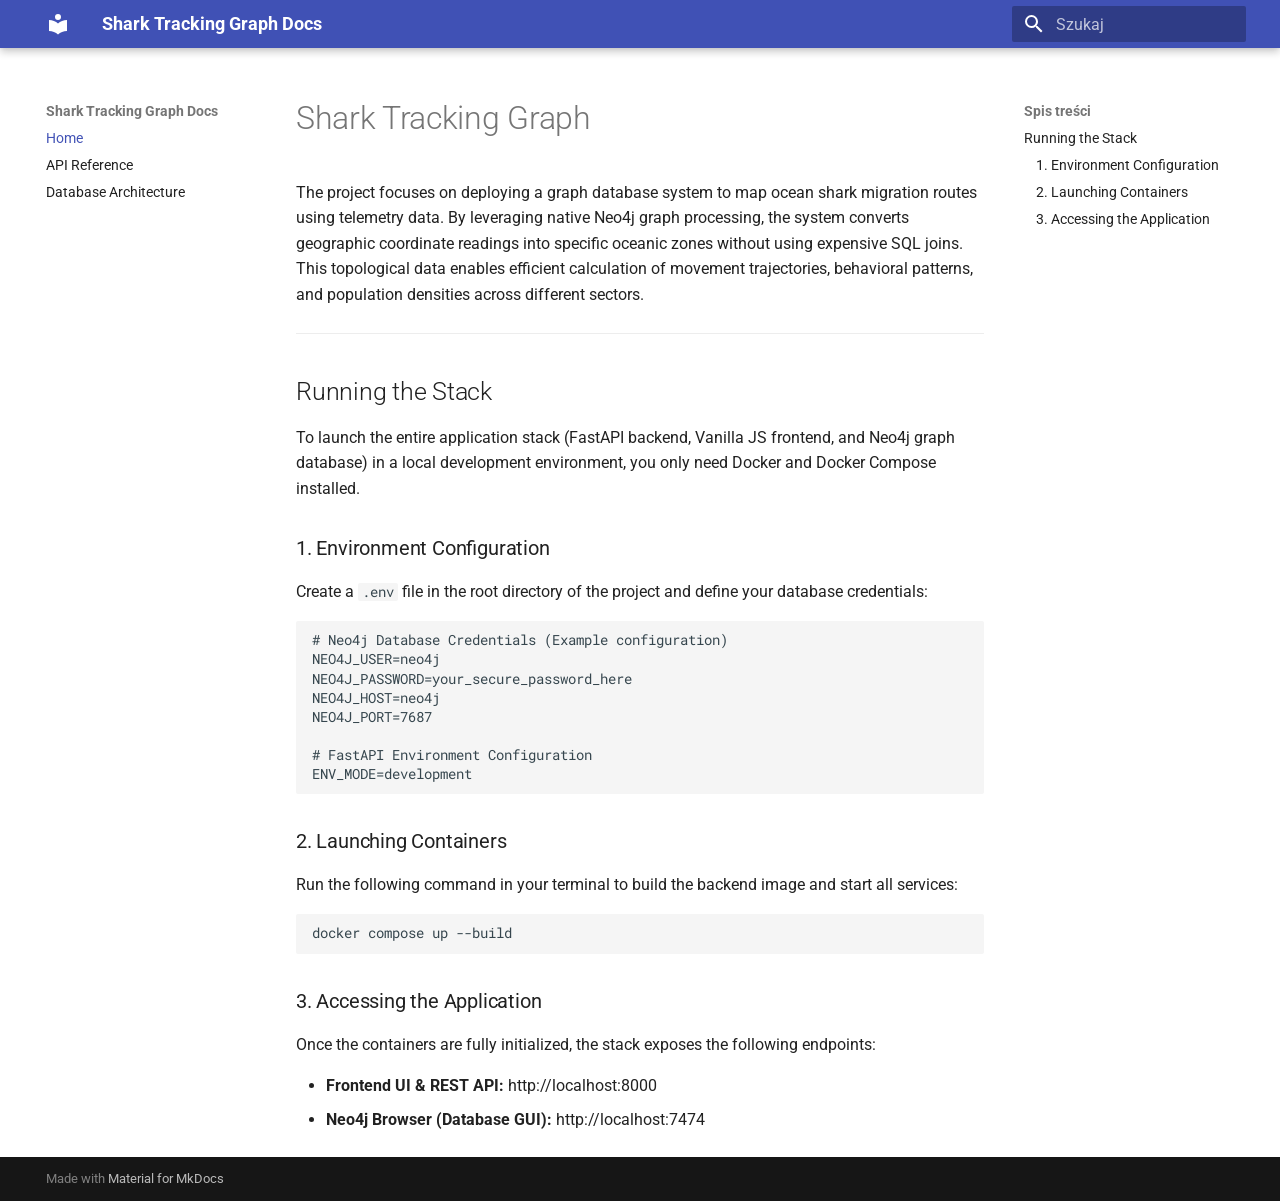
<file: index.html>
<!doctype html>
<html lang="pl" class="no-js">
  <head>
    
      <meta charset="utf-8">
      <meta name="viewport" content="width=device-width,initial-scale=1">
      
        <meta name="description" content="API for tracking shark migration patterns using FastAPI and Neo4j">
      
      
      
      
      
        <link rel="next" href="api/">
      
      
        
      
      
      <link rel="icon" href="assets/images/favicon.png">
      <meta name="generator" content="mkdocs-1.6.1, mkdocs-material-9.7.6">
    
    
      
        <title>Shark Tracking Graph Docs</title>
      
    
    
      <link rel="stylesheet" href="assets/stylesheets/main.484c7ddc.min.css">
      
      


    
    
      
    
    
      
        
        
        <link rel="preconnect" href="https://fonts.gstatic.com" crossorigin>
        <link rel="stylesheet" href="https://fonts.googleapis.com/css?family=Roboto:300,300i,400,400i,700,700i%7CRoboto+Mono:400,400i,700,700i&display=fallback">
        <style>:root{--md-text-font:"Roboto";--md-code-font:"Roboto Mono"}</style>
      
    
    
    <script>__md_scope=new URL(".",location),__md_hash=e=>[...e].reduce(((e,_)=>(e<<5)-e+_.charCodeAt(0)),0),__md_get=(e,_=localStorage,t=__md_scope)=>JSON.parse(_.getItem(t.pathname+"."+e)),__md_set=(e,_,t=localStorage,a=__md_scope)=>{try{t.setItem(a.pathname+"."+e,JSON.stringify(_))}catch(e){}}</script>
    
      

    
    
  </head>
  
  
    <body dir="ltr">
  
    
    <input class="md-toggle" data-md-toggle="drawer" type="checkbox" id="__drawer" autocomplete="off">
    <input class="md-toggle" data-md-toggle="search" type="checkbox" id="__search" autocomplete="off">
    <label class="md-overlay" for="__drawer"></label>
    <div data-md-component="skip">
      
        
        <a href="#shark-tracking-graph" class="md-skip">
          Przejdź do treści
        </a>
      
    </div>
    <div data-md-component="announce">
      
    </div>
    
    
      

  

<header class="md-header md-header--shadow" data-md-component="header">
  <nav class="md-header__inner md-grid" aria-label="Nagłówek">
    <a href="." title="Shark Tracking Graph Docs" class="md-header__button md-logo" aria-label="Shark Tracking Graph Docs" data-md-component="logo">
      
  
  <svg xmlns="http://www.w3.org/2000/svg" viewBox="0 0 24 24"><path d="M12 8a3 3 0 0 0 3-3 3 3 0 0 0-3-3 3 3 0 0 0-3 3 3 3 0 0 0 3 3m0 3.54C9.64 9.35 6.5 8 3 8v11c3.5 0 6.64 1.35 9 3.54 2.36-2.19 5.5-3.54 9-3.54V8c-3.5 0-6.64 1.35-9 3.54"/></svg>

    </a>
    <label class="md-header__button md-icon" for="__drawer">
      
      <svg xmlns="http://www.w3.org/2000/svg" viewBox="0 0 24 24"><path d="M3 6h18v2H3zm0 5h18v2H3zm0 5h18v2H3z"/></svg>
    </label>
    <div class="md-header__title" data-md-component="header-title">
      <div class="md-header__ellipsis">
        <div class="md-header__topic">
          <span class="md-ellipsis">
            Shark Tracking Graph Docs
          </span>
        </div>
        <div class="md-header__topic" data-md-component="header-topic">
          <span class="md-ellipsis">
            
              Home
            
          </span>
        </div>
      </div>
    </div>
    
    
      <script>var palette=__md_get("__palette");if(palette&&palette.color){if("(prefers-color-scheme)"===palette.color.media){var media=matchMedia("(prefers-color-scheme: light)"),input=document.querySelector(media.matches?"[data-md-color-media='(prefers-color-scheme: light)']":"[data-md-color-media='(prefers-color-scheme: dark)']");palette.color.media=input.getAttribute("data-md-color-media"),palette.color.scheme=input.getAttribute("data-md-color-scheme"),palette.color.primary=input.getAttribute("data-md-color-primary"),palette.color.accent=input.getAttribute("data-md-color-accent")}for(var[key,value]of Object.entries(palette.color))document.body.setAttribute("data-md-color-"+key,value)}</script>
    
    
    
      
      
        <label class="md-header__button md-icon" for="__search">
          
          <svg xmlns="http://www.w3.org/2000/svg" viewBox="0 0 24 24"><path d="M9.5 3A6.5 6.5 0 0 1 16 9.5c0 1.61-.59 3.09-1.56 4.23l.27.27h.79l5 5-1.5 1.5-5-5v-.79l-.27-.27A6.52 6.52 0 0 1 9.5 16 6.5 6.5 0 0 1 3 9.5 6.5 6.5 0 0 1 9.5 3m0 2C7 5 5 7 5 9.5S7 14 9.5 14 14 12 14 9.5 12 5 9.5 5"/></svg>
        </label>
        <div class="md-search" data-md-component="search" role="dialog">
  <label class="md-search__overlay" for="__search"></label>
  <div class="md-search__inner" role="search">
    <form class="md-search__form" name="search">
      <input type="text" class="md-search__input" name="query" aria-label="Szukaj" placeholder="Szukaj" autocapitalize="off" autocorrect="off" autocomplete="off" spellcheck="false" data-md-component="search-query" required>
      <label class="md-search__icon md-icon" for="__search">
        
        <svg xmlns="http://www.w3.org/2000/svg" viewBox="0 0 24 24"><path d="M9.5 3A6.5 6.5 0 0 1 16 9.5c0 1.61-.59 3.09-1.56 4.23l.27.27h.79l5 5-1.5 1.5-5-5v-.79l-.27-.27A6.52 6.52 0 0 1 9.5 16 6.5 6.5 0 0 1 3 9.5 6.5 6.5 0 0 1 9.5 3m0 2C7 5 5 7 5 9.5S7 14 9.5 14 14 12 14 9.5 12 5 9.5 5"/></svg>
        
        <svg xmlns="http://www.w3.org/2000/svg" viewBox="0 0 24 24"><path d="M20 11v2H8l5.5 5.5-1.42 1.42L4.16 12l7.92-7.92L13.5 5.5 8 11z"/></svg>
      </label>
      <nav class="md-search__options" aria-label="Szukaj">
        
        <button type="reset" class="md-search__icon md-icon" title="Wyczyść" aria-label="Wyczyść" tabindex="-1">
          
          <svg xmlns="http://www.w3.org/2000/svg" viewBox="0 0 24 24"><path d="M19 6.41 17.59 5 12 10.59 6.41 5 5 6.41 10.59 12 5 17.59 6.41 19 12 13.41 17.59 19 19 17.59 13.41 12z"/></svg>
        </button>
      </nav>
      
    </form>
    <div class="md-search__output">
      <div class="md-search__scrollwrap" tabindex="0" data-md-scrollfix>
        <div class="md-search-result" data-md-component="search-result">
          <div class="md-search-result__meta">
            Inicjowanie wyszukiwania
          </div>
          <ol class="md-search-result__list" role="presentation"></ol>
        </div>
      </div>
    </div>
  </div>
</div>
      
    
    
  </nav>
  
</header>
    
    <div class="md-container" data-md-component="container">
      
      
        
          
        
      
      <main class="md-main" data-md-component="main">
        <div class="md-main__inner md-grid">
          
            
              
              <div class="md-sidebar md-sidebar--primary" data-md-component="sidebar" data-md-type="navigation" >
                <div class="md-sidebar__scrollwrap">
                  <div class="md-sidebar__inner">
                    



<nav class="md-nav md-nav--primary" aria-label="Nawigacja" data-md-level="0">
  <label class="md-nav__title" for="__drawer">
    <a href="." title="Shark Tracking Graph Docs" class="md-nav__button md-logo" aria-label="Shark Tracking Graph Docs" data-md-component="logo">
      
  
  <svg xmlns="http://www.w3.org/2000/svg" viewBox="0 0 24 24"><path d="M12 8a3 3 0 0 0 3-3 3 3 0 0 0-3-3 3 3 0 0 0-3 3 3 3 0 0 0 3 3m0 3.54C9.64 9.35 6.5 8 3 8v11c3.5 0 6.64 1.35 9 3.54 2.36-2.19 5.5-3.54 9-3.54V8c-3.5 0-6.64 1.35-9 3.54"/></svg>

    </a>
    Shark Tracking Graph Docs
  </label>
  
  <ul class="md-nav__list" data-md-scrollfix>
    
      
      
  
  
    
  
  
  
    <li class="md-nav__item md-nav__item--active">
      
      <input class="md-nav__toggle md-toggle" type="checkbox" id="__toc">
      
      
        
      
      
        <label class="md-nav__link md-nav__link--active" for="__toc">
          
  
  
  <span class="md-ellipsis">
    
  
    Home
  

    
  </span>
  
  

          <span class="md-nav__icon md-icon"></span>
        </label>
      
      <a href="." class="md-nav__link md-nav__link--active">
        
  
  
  <span class="md-ellipsis">
    
  
    Home
  

    
  </span>
  
  

      </a>
      
        

<nav class="md-nav md-nav--secondary" aria-label="Spis treści">
  
  
  
    
  
  
    <label class="md-nav__title" for="__toc">
      <span class="md-nav__icon md-icon"></span>
      Spis treści
    </label>
    <ul class="md-nav__list" data-md-component="toc" data-md-scrollfix>
      
        <li class="md-nav__item">
  <a href="#running-the-stack" class="md-nav__link">
    <span class="md-ellipsis">
      
        Running the Stack
      
    </span>
  </a>
  
    <nav class="md-nav" aria-label="Running the Stack">
      <ul class="md-nav__list">
        
          <li class="md-nav__item">
  <a href="#1-environment-configuration" class="md-nav__link">
    <span class="md-ellipsis">
      
        1. Environment Configuration
      
    </span>
  </a>
  
</li>
        
          <li class="md-nav__item">
  <a href="#2-launching-containers" class="md-nav__link">
    <span class="md-ellipsis">
      
        2. Launching Containers
      
    </span>
  </a>
  
</li>
        
          <li class="md-nav__item">
  <a href="#3-accessing-the-application" class="md-nav__link">
    <span class="md-ellipsis">
      
        3. Accessing the Application
      
    </span>
  </a>
  
</li>
        
      </ul>
    </nav>
  
</li>
      
    </ul>
  
</nav>
      
    </li>
  

    
      
      
  
  
  
  
    <li class="md-nav__item">
      <a href="api/" class="md-nav__link">
        
  
  
  <span class="md-ellipsis">
    
  
    API Reference
  

    
  </span>
  
  

      </a>
    </li>
  

    
      
      
  
  
  
  
    <li class="md-nav__item">
      <a href="database/" class="md-nav__link">
        
  
  
  <span class="md-ellipsis">
    
  
    Database Architecture
  

    
  </span>
  
  

      </a>
    </li>
  

    
  </ul>
</nav>
                  </div>
                </div>
              </div>
            
            
              
              <div class="md-sidebar md-sidebar--secondary" data-md-component="sidebar" data-md-type="toc" >
                <div class="md-sidebar__scrollwrap">
                  <div class="md-sidebar__inner">
                    

<nav class="md-nav md-nav--secondary" aria-label="Spis treści">
  
  
  
    
  
  
    <label class="md-nav__title" for="__toc">
      <span class="md-nav__icon md-icon"></span>
      Spis treści
    </label>
    <ul class="md-nav__list" data-md-component="toc" data-md-scrollfix>
      
        <li class="md-nav__item">
  <a href="#running-the-stack" class="md-nav__link">
    <span class="md-ellipsis">
      
        Running the Stack
      
    </span>
  </a>
  
    <nav class="md-nav" aria-label="Running the Stack">
      <ul class="md-nav__list">
        
          <li class="md-nav__item">
  <a href="#1-environment-configuration" class="md-nav__link">
    <span class="md-ellipsis">
      
        1. Environment Configuration
      
    </span>
  </a>
  
</li>
        
          <li class="md-nav__item">
  <a href="#2-launching-containers" class="md-nav__link">
    <span class="md-ellipsis">
      
        2. Launching Containers
      
    </span>
  </a>
  
</li>
        
          <li class="md-nav__item">
  <a href="#3-accessing-the-application" class="md-nav__link">
    <span class="md-ellipsis">
      
        3. Accessing the Application
      
    </span>
  </a>
  
</li>
        
      </ul>
    </nav>
  
</li>
      
    </ul>
  
</nav>
                  </div>
                </div>
              </div>
            
          
          
            <div class="md-content" data-md-component="content">
              
              <article class="md-content__inner md-typeset">
                
                  



<h1 id="shark-tracking-graph">Shark Tracking Graph</h1>
<p>The project focuses on deploying a graph database system to map ocean shark migration routes using telemetry data. By leveraging native Neo4j graph processing, the system converts geographic coordinate readings into specific oceanic zones without using expensive SQL joins. This topological data enables efficient calculation of movement trajectories, behavioral patterns, and population densities across different sectors.</p>
<hr />
<h2 id="running-the-stack">Running the Stack</h2>
<p>To launch the entire application stack (FastAPI backend, Vanilla JS frontend, and Neo4j graph database) in a local development environment, you only need Docker and Docker Compose installed.</p>
<h3 id="1-environment-configuration">1. Environment Configuration</h3>
<p>Create a <code>.env</code> file in the root directory of the project and define your database credentials:</p>
<div class="highlight"><pre><span></span><code># Neo4j Database Credentials (Example configuration)
NEO4J_USER=neo4j
NEO4J_PASSWORD=your_secure_password_here
NEO4J_HOST=neo4j
NEO4J_PORT=7687

# FastAPI Environment Configuration
ENV_MODE=development
</code></pre></div>
<h3 id="2-launching-containers">2. Launching Containers</h3>
<p>Run the following command in your terminal to build the backend image and start all services:</p>
<div class="highlight"><pre><span></span><code>docker<span class="w"> </span>compose<span class="w"> </span>up<span class="w"> </span>--build
</code></pre></div>
<h3 id="3-accessing-the-application">3. Accessing the Application</h3>
<p>Once the containers are fully initialized, the stack exposes the following endpoints:</p>
<ul>
<li><strong>Frontend UI &amp; REST API:</strong> http://localhost:8000</li>
<li><strong>Neo4j Browser (Database GUI):</strong> http://localhost:7474</li>
</ul>












                
              </article>
            </div>
          
          
<script>var target=document.getElementById(location.hash.slice(1));target&&target.name&&(target.checked=target.name.startsWith("__tabbed_"))</script>
        </div>
        
      </main>
      
        <footer class="md-footer">
  
  <div class="md-footer-meta md-typeset">
    <div class="md-footer-meta__inner md-grid">
      <div class="md-copyright">
  
  
    Made with
    <a href="https://squidfunk.github.io/mkdocs-material/" target="_blank" rel="noopener">
      Material for MkDocs
    </a>
  
</div>
      
    </div>
  </div>
</footer>
      
    </div>
    <div class="md-dialog" data-md-component="dialog">
      <div class="md-dialog__inner md-typeset"></div>
    </div>
    
    
    
      
      
      <script id="__config" type="application/json">{"annotate": null, "base": ".", "features": [], "search": "assets/javascripts/workers/search.2c215733.min.js", "tags": null, "translations": {"clipboard.copied": "Skopiowano do schowka", "clipboard.copy": "Kopiuj do schowka", "search.result.more.one": "1 wi\u0119cej na tej stronie", "search.result.more.other": "# wi\u0119cej na tej stronie", "search.result.none": "Brak wynik\u00f3w wyszukiwania", "search.result.one": "Wyniki wyszukiwania: 1", "search.result.other": "Wyniki wyszukiwania: #", "search.result.placeholder": "Zacznij pisa\u0107, aby szuka\u0107", "search.result.term.missing": "Brak", "select.version": "Wybierz wersj\u0119"}, "version": null}</script>
    
    
      <script src="assets/javascripts/bundle.79ae519e.min.js"></script>
      
    
  </body>
</html>
</file>
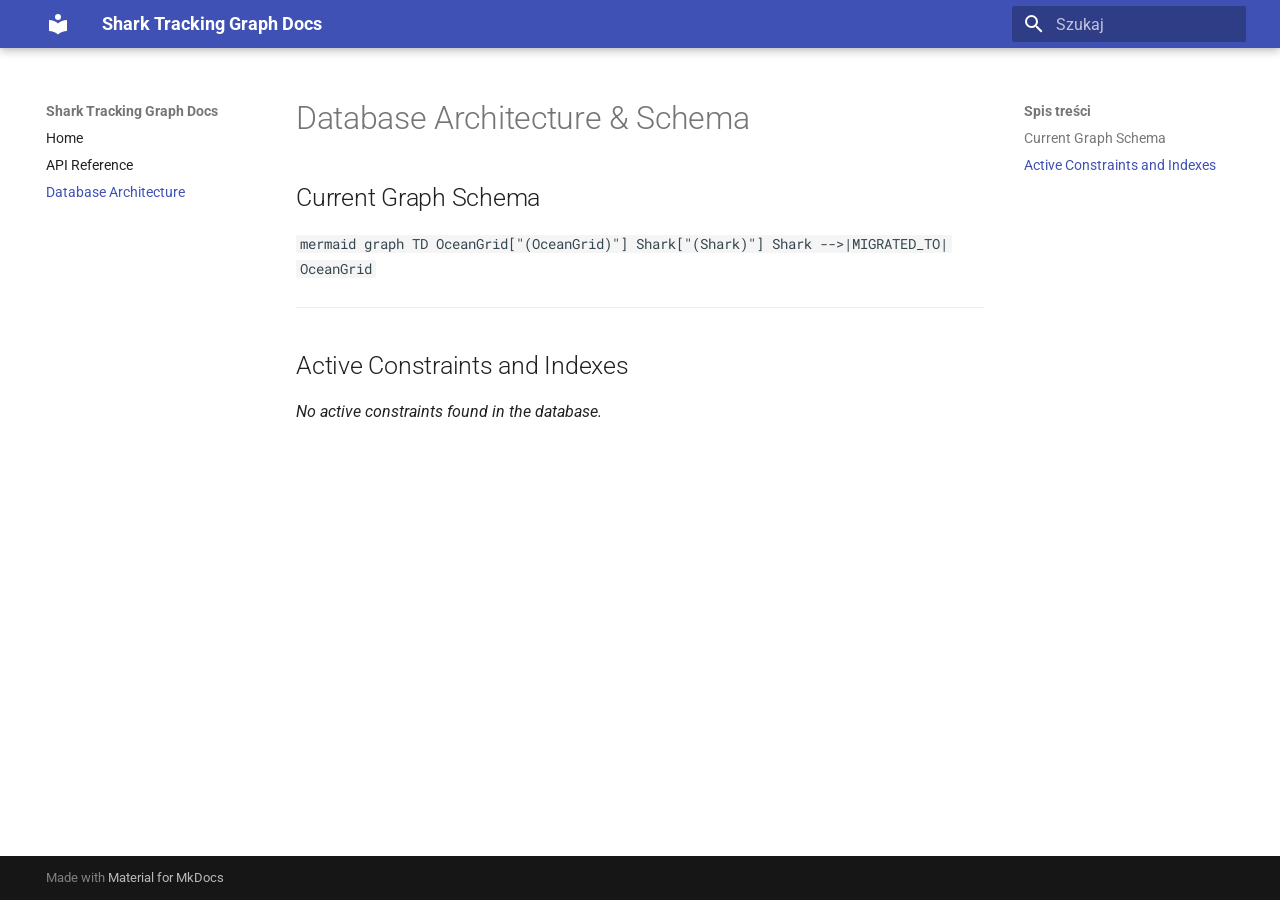
<file: database/index.html>
<!doctype html>
<html lang="pl" class="no-js">
  <head>
    
      <meta charset="utf-8">
      <meta name="viewport" content="width=device-width,initial-scale=1">
      
        <meta name="description" content="API for tracking shark migration patterns using FastAPI and Neo4j">
      
      
      
      
        <link rel="prev" href="../api/">
      
      
      
        
      
      
      <link rel="icon" href="../assets/images/favicon.png">
      <meta name="generator" content="mkdocs-1.6.1, mkdocs-material-9.7.6">
    
    
      
        <title>Database Architecture - Shark Tracking Graph Docs</title>
      
    
    
      <link rel="stylesheet" href="../assets/stylesheets/main.484c7ddc.min.css">
      
      


    
    
      
    
    
      
        
        
        <link rel="preconnect" href="https://fonts.gstatic.com" crossorigin>
        <link rel="stylesheet" href="https://fonts.googleapis.com/css?family=Roboto:300,300i,400,400i,700,700i%7CRoboto+Mono:400,400i,700,700i&display=fallback">
        <style>:root{--md-text-font:"Roboto";--md-code-font:"Roboto Mono"}</style>
      
    
    
    <script>__md_scope=new URL("..",location),__md_hash=e=>[...e].reduce(((e,_)=>(e<<5)-e+_.charCodeAt(0)),0),__md_get=(e,_=localStorage,t=__md_scope)=>JSON.parse(_.getItem(t.pathname+"."+e)),__md_set=(e,_,t=localStorage,a=__md_scope)=>{try{t.setItem(a.pathname+"."+e,JSON.stringify(_))}catch(e){}}</script>
    
      

    
    
  </head>
  
  
    <body dir="ltr">
  
    
    <input class="md-toggle" data-md-toggle="drawer" type="checkbox" id="__drawer" autocomplete="off">
    <input class="md-toggle" data-md-toggle="search" type="checkbox" id="__search" autocomplete="off">
    <label class="md-overlay" for="__drawer"></label>
    <div data-md-component="skip">
      
        
        <a href="#database-architecture-schema" class="md-skip">
          Przejdź do treści
        </a>
      
    </div>
    <div data-md-component="announce">
      
    </div>
    
    
      

  

<header class="md-header md-header--shadow" data-md-component="header">
  <nav class="md-header__inner md-grid" aria-label="Nagłówek">
    <a href=".." title="Shark Tracking Graph Docs" class="md-header__button md-logo" aria-label="Shark Tracking Graph Docs" data-md-component="logo">
      
  
  <svg xmlns="http://www.w3.org/2000/svg" viewBox="0 0 24 24"><path d="M12 8a3 3 0 0 0 3-3 3 3 0 0 0-3-3 3 3 0 0 0-3 3 3 3 0 0 0 3 3m0 3.54C9.64 9.35 6.5 8 3 8v11c3.5 0 6.64 1.35 9 3.54 2.36-2.19 5.5-3.54 9-3.54V8c-3.5 0-6.64 1.35-9 3.54"/></svg>

    </a>
    <label class="md-header__button md-icon" for="__drawer">
      
      <svg xmlns="http://www.w3.org/2000/svg" viewBox="0 0 24 24"><path d="M3 6h18v2H3zm0 5h18v2H3zm0 5h18v2H3z"/></svg>
    </label>
    <div class="md-header__title" data-md-component="header-title">
      <div class="md-header__ellipsis">
        <div class="md-header__topic">
          <span class="md-ellipsis">
            Shark Tracking Graph Docs
          </span>
        </div>
        <div class="md-header__topic" data-md-component="header-topic">
          <span class="md-ellipsis">
            
              Database Architecture
            
          </span>
        </div>
      </div>
    </div>
    
    
      <script>var palette=__md_get("__palette");if(palette&&palette.color){if("(prefers-color-scheme)"===palette.color.media){var media=matchMedia("(prefers-color-scheme: light)"),input=document.querySelector(media.matches?"[data-md-color-media='(prefers-color-scheme: light)']":"[data-md-color-media='(prefers-color-scheme: dark)']");palette.color.media=input.getAttribute("data-md-color-media"),palette.color.scheme=input.getAttribute("data-md-color-scheme"),palette.color.primary=input.getAttribute("data-md-color-primary"),palette.color.accent=input.getAttribute("data-md-color-accent")}for(var[key,value]of Object.entries(palette.color))document.body.setAttribute("data-md-color-"+key,value)}</script>
    
    
    
      
      
        <label class="md-header__button md-icon" for="__search">
          
          <svg xmlns="http://www.w3.org/2000/svg" viewBox="0 0 24 24"><path d="M9.5 3A6.5 6.5 0 0 1 16 9.5c0 1.61-.59 3.09-1.56 4.23l.27.27h.79l5 5-1.5 1.5-5-5v-.79l-.27-.27A6.52 6.52 0 0 1 9.5 16 6.5 6.5 0 0 1 3 9.5 6.5 6.5 0 0 1 9.5 3m0 2C7 5 5 7 5 9.5S7 14 9.5 14 14 12 14 9.5 12 5 9.5 5"/></svg>
        </label>
        <div class="md-search" data-md-component="search" role="dialog">
  <label class="md-search__overlay" for="__search"></label>
  <div class="md-search__inner" role="search">
    <form class="md-search__form" name="search">
      <input type="text" class="md-search__input" name="query" aria-label="Szukaj" placeholder="Szukaj" autocapitalize="off" autocorrect="off" autocomplete="off" spellcheck="false" data-md-component="search-query" required>
      <label class="md-search__icon md-icon" for="__search">
        
        <svg xmlns="http://www.w3.org/2000/svg" viewBox="0 0 24 24"><path d="M9.5 3A6.5 6.5 0 0 1 16 9.5c0 1.61-.59 3.09-1.56 4.23l.27.27h.79l5 5-1.5 1.5-5-5v-.79l-.27-.27A6.52 6.52 0 0 1 9.5 16 6.5 6.5 0 0 1 3 9.5 6.5 6.5 0 0 1 9.5 3m0 2C7 5 5 7 5 9.5S7 14 9.5 14 14 12 14 9.5 12 5 9.5 5"/></svg>
        
        <svg xmlns="http://www.w3.org/2000/svg" viewBox="0 0 24 24"><path d="M20 11v2H8l5.5 5.5-1.42 1.42L4.16 12l7.92-7.92L13.5 5.5 8 11z"/></svg>
      </label>
      <nav class="md-search__options" aria-label="Szukaj">
        
        <button type="reset" class="md-search__icon md-icon" title="Wyczyść" aria-label="Wyczyść" tabindex="-1">
          
          <svg xmlns="http://www.w3.org/2000/svg" viewBox="0 0 24 24"><path d="M19 6.41 17.59 5 12 10.59 6.41 5 5 6.41 10.59 12 5 17.59 6.41 19 12 13.41 17.59 19 19 17.59 13.41 12z"/></svg>
        </button>
      </nav>
      
    </form>
    <div class="md-search__output">
      <div class="md-search__scrollwrap" tabindex="0" data-md-scrollfix>
        <div class="md-search-result" data-md-component="search-result">
          <div class="md-search-result__meta">
            Inicjowanie wyszukiwania
          </div>
          <ol class="md-search-result__list" role="presentation"></ol>
        </div>
      </div>
    </div>
  </div>
</div>
      
    
    
  </nav>
  
</header>
    
    <div class="md-container" data-md-component="container">
      
      
        
          
        
      
      <main class="md-main" data-md-component="main">
        <div class="md-main__inner md-grid">
          
            
              
              <div class="md-sidebar md-sidebar--primary" data-md-component="sidebar" data-md-type="navigation" >
                <div class="md-sidebar__scrollwrap">
                  <div class="md-sidebar__inner">
                    



<nav class="md-nav md-nav--primary" aria-label="Nawigacja" data-md-level="0">
  <label class="md-nav__title" for="__drawer">
    <a href=".." title="Shark Tracking Graph Docs" class="md-nav__button md-logo" aria-label="Shark Tracking Graph Docs" data-md-component="logo">
      
  
  <svg xmlns="http://www.w3.org/2000/svg" viewBox="0 0 24 24"><path d="M12 8a3 3 0 0 0 3-3 3 3 0 0 0-3-3 3 3 0 0 0-3 3 3 3 0 0 0 3 3m0 3.54C9.64 9.35 6.5 8 3 8v11c3.5 0 6.64 1.35 9 3.54 2.36-2.19 5.5-3.54 9-3.54V8c-3.5 0-6.64 1.35-9 3.54"/></svg>

    </a>
    Shark Tracking Graph Docs
  </label>
  
  <ul class="md-nav__list" data-md-scrollfix>
    
      
      
  
  
  
  
    <li class="md-nav__item">
      <a href=".." class="md-nav__link">
        
  
  
  <span class="md-ellipsis">
    
  
    Home
  

    
  </span>
  
  

      </a>
    </li>
  

    
      
      
  
  
  
  
    <li class="md-nav__item">
      <a href="../api/" class="md-nav__link">
        
  
  
  <span class="md-ellipsis">
    
  
    API Reference
  

    
  </span>
  
  

      </a>
    </li>
  

    
      
      
  
  
    
  
  
  
    <li class="md-nav__item md-nav__item--active">
      
      <input class="md-nav__toggle md-toggle" type="checkbox" id="__toc">
      
      
        
      
      
        <label class="md-nav__link md-nav__link--active" for="__toc">
          
  
  
  <span class="md-ellipsis">
    
  
    Database Architecture
  

    
  </span>
  
  

          <span class="md-nav__icon md-icon"></span>
        </label>
      
      <a href="./" class="md-nav__link md-nav__link--active">
        
  
  
  <span class="md-ellipsis">
    
  
    Database Architecture
  

    
  </span>
  
  

      </a>
      
        

<nav class="md-nav md-nav--secondary" aria-label="Spis treści">
  
  
  
    
  
  
    <label class="md-nav__title" for="__toc">
      <span class="md-nav__icon md-icon"></span>
      Spis treści
    </label>
    <ul class="md-nav__list" data-md-component="toc" data-md-scrollfix>
      
        <li class="md-nav__item">
  <a href="#current-graph-schema" class="md-nav__link">
    <span class="md-ellipsis">
      
        Current Graph Schema
      
    </span>
  </a>
  
</li>
      
        <li class="md-nav__item">
  <a href="#active-constraints-and-indexes" class="md-nav__link">
    <span class="md-ellipsis">
      
        Active Constraints and Indexes
      
    </span>
  </a>
  
</li>
      
    </ul>
  
</nav>
      
    </li>
  

    
  </ul>
</nav>
                  </div>
                </div>
              </div>
            
            
              
              <div class="md-sidebar md-sidebar--secondary" data-md-component="sidebar" data-md-type="toc" >
                <div class="md-sidebar__scrollwrap">
                  <div class="md-sidebar__inner">
                    

<nav class="md-nav md-nav--secondary" aria-label="Spis treści">
  
  
  
    
  
  
    <label class="md-nav__title" for="__toc">
      <span class="md-nav__icon md-icon"></span>
      Spis treści
    </label>
    <ul class="md-nav__list" data-md-component="toc" data-md-scrollfix>
      
        <li class="md-nav__item">
  <a href="#current-graph-schema" class="md-nav__link">
    <span class="md-ellipsis">
      
        Current Graph Schema
      
    </span>
  </a>
  
</li>
      
        <li class="md-nav__item">
  <a href="#active-constraints-and-indexes" class="md-nav__link">
    <span class="md-ellipsis">
      
        Active Constraints and Indexes
      
    </span>
  </a>
  
</li>
      
    </ul>
  
</nav>
                  </div>
                </div>
              </div>
            
          
          
            <div class="md-content" data-md-component="content">
              
              <article class="md-content__inner md-typeset">
                
                  



<h1 id="database-architecture-schema">Database Architecture &amp; Schema</h1>
<h2 id="current-graph-schema">Current Graph Schema</h2>
<p><code>mermaid
graph TD
    OceanGrid["(OceanGrid)"]
    Shark["(Shark)"]
    Shark --&gt;|MIGRATED_TO| OceanGrid</code></p>
<hr />
<h2 id="active-constraints-and-indexes">Active Constraints and Indexes</h2>
<p><em>No active constraints found in the database.</em></p>












                
              </article>
            </div>
          
          
<script>var target=document.getElementById(location.hash.slice(1));target&&target.name&&(target.checked=target.name.startsWith("__tabbed_"))</script>
        </div>
        
      </main>
      
        <footer class="md-footer">
  
  <div class="md-footer-meta md-typeset">
    <div class="md-footer-meta__inner md-grid">
      <div class="md-copyright">
  
  
    Made with
    <a href="https://squidfunk.github.io/mkdocs-material/" target="_blank" rel="noopener">
      Material for MkDocs
    </a>
  
</div>
      
    </div>
  </div>
</footer>
      
    </div>
    <div class="md-dialog" data-md-component="dialog">
      <div class="md-dialog__inner md-typeset"></div>
    </div>
    
    
    
      
      
      <script id="__config" type="application/json">{"annotate": null, "base": "..", "features": [], "search": "../assets/javascripts/workers/search.2c215733.min.js", "tags": null, "translations": {"clipboard.copied": "Skopiowano do schowka", "clipboard.copy": "Kopiuj do schowka", "search.result.more.one": "1 wi\u0119cej na tej stronie", "search.result.more.other": "# wi\u0119cej na tej stronie", "search.result.none": "Brak wynik\u00f3w wyszukiwania", "search.result.one": "Wyniki wyszukiwania: 1", "search.result.other": "Wyniki wyszukiwania: #", "search.result.placeholder": "Zacznij pisa\u0107, aby szuka\u0107", "search.result.term.missing": "Brak", "select.version": "Wybierz wersj\u0119"}, "version": null}</script>
    
    
      <script src="../assets/javascripts/bundle.79ae519e.min.js"></script>
      
    
  </body>
</html>
</file>
<file: assets/stylesheets/main.484c7ddc.min.css>
@charset "UTF-8";html{-webkit-text-size-adjust:none;-moz-text-size-adjust:none;text-size-adjust:none;box-sizing:border-box}*,:after,:before{box-sizing:inherit}@media (prefers-reduced-motion){*,:after,:before{transition:none!important}}body{margin:0}a,button,input,label{-webkit-tap-highlight-color:transparent}a{color:inherit;text-decoration:none}hr{border:0;box-sizing:initial;display:block;height:.05rem;overflow:visible;padding:0}small{font-size:80%}sub,sup{line-height:1em}img{border-style:none}table{border-collapse:initial;border-spacing:0}td,th{font-weight:400;vertical-align:top}button{background:#0000;border:0;font-family:inherit;font-size:inherit;margin:0;padding:0}input{border:0;outline:none}:root{--md-primary-fg-color:#4051b5;--md-primary-fg-color--light:#5d6cc0;--md-primary-fg-color--dark:#303fa1;--md-primary-bg-color:#fff;--md-primary-bg-color--light:#ffffffb3;--md-accent-fg-color:#526cfe;--md-accent-fg-color--transparent:#526cfe1a;--md-accent-bg-color:#fff;--md-accent-bg-color--light:#ffffffb3}[data-md-color-scheme=default]{color-scheme:light}[data-md-color-scheme=default] img[src$="#gh-dark-mode-only"],[data-md-color-scheme=default] img[src$="#only-dark"]{display:none}:root,[data-md-color-scheme=default]{--md-hue:225deg;--md-default-fg-color:#000000de;--md-default-fg-color--light:#0000008a;--md-default-fg-color--lighter:#00000052;--md-default-fg-color--lightest:#00000012;--md-default-bg-color:#fff;--md-default-bg-color--light:#ffffffb3;--md-default-bg-color--lighter:#ffffff4d;--md-default-bg-color--lightest:#ffffff1f;--md-code-fg-color:#36464e;--md-code-bg-color:#f5f5f5;--md-code-bg-color--light:#f5f5f5b3;--md-code-bg-color--lighter:#f5f5f54d;--md-code-hl-color:#4287ff;--md-code-hl-color--light:#4287ff1a;--md-code-hl-number-color:#d52a2a;--md-code-hl-special-color:#db1457;--md-code-hl-function-color:#a846b9;--md-code-hl-constant-color:#6e59d9;--md-code-hl-keyword-color:#3f6ec6;--md-code-hl-string-color:#1c7d4d;--md-code-hl-name-color:var(--md-code-fg-color);--md-code-hl-operator-color:var(--md-default-fg-color--light);--md-code-hl-punctuation-color:var(--md-default-fg-color--light);--md-code-hl-comment-color:var(--md-default-fg-color--light);--md-code-hl-generic-color:var(--md-default-fg-color--light);--md-code-hl-variable-color:var(--md-default-fg-color--light);--md-typeset-color:var(--md-default-fg-color);--md-typeset-a-color:var(--md-primary-fg-color);--md-typeset-del-color:#f5503d26;--md-typeset-ins-color:#0bd57026;--md-typeset-kbd-color:#fafafa;--md-typeset-kbd-accent-color:#fff;--md-typeset-kbd-border-color:#b8b8b8;--md-typeset-mark-color:#ffff0080;--md-typeset-table-color:#0000001f;--md-typeset-table-color--light:rgba(0,0,0,.035);--md-admonition-fg-color:var(--md-default-fg-color);--md-admonition-bg-color:var(--md-default-bg-color);--md-warning-fg-color:#000000de;--md-warning-bg-color:#ff9;--md-footer-fg-color:#fff;--md-footer-fg-color--light:#ffffffb3;--md-footer-fg-color--lighter:#ffffff73;--md-footer-bg-color:#000000de;--md-footer-bg-color--dark:#00000052;--md-shadow-z1:0 0.2rem 0.5rem #0000000d,0 0 0.05rem #0000001a;--md-shadow-z2:0 0.2rem 0.5rem #0000001a,0 0 0.05rem #00000040;--md-shadow-z3:0 0.2rem 0.5rem #0003,0 0 0.05rem #00000059}.md-icon svg{fill:currentcolor;display:block;height:1.2rem;width:1.2rem}body{-webkit-font-smoothing:antialiased;-moz-osx-font-smoothing:grayscale;--md-text-font-family:var(--md-text-font,_),-apple-system,BlinkMacSystemFont,Helvetica,Arial,sans-serif;--md-code-font-family:var(--md-code-font,_),SFMono-Regular,Consolas,Menlo,monospace}aside,body,input{font-feature-settings:"kern","liga";color:var(--md-typeset-color);font-family:var(--md-text-font-family)}code,kbd,pre{font-feature-settings:"kern";font-family:var(--md-code-font-family)}:root{--md-typeset-table-sort-icon:url('data:image/svg+xml;charset=utf-8,<svg xmlns="http://www.w3.org/2000/svg" viewBox="0 0 24 24"><path d="m18 21-4-4h3V7h-3l4-4 4 4h-3v10h3M2 19v-2h10v2M2 13v-2h7v2M2 7V5h4v2z"/></svg>');--md-typeset-table-sort-icon--asc:url('data:image/svg+xml;charset=utf-8,<svg xmlns="http://www.w3.org/2000/svg" viewBox="0 0 24 24"><path d="M19 17h3l-4 4-4-4h3V3h2M2 17h10v2H2M6 5v2H2V5m0 6h7v2H2z"/></svg>');--md-typeset-table-sort-icon--desc:url('data:image/svg+xml;charset=utf-8,<svg xmlns="http://www.w3.org/2000/svg" viewBox="0 0 24 24"><path d="M19 7h3l-4-4-4 4h3v14h2M2 17h10v2H2M6 5v2H2V5m0 6h7v2H2z"/></svg>')}.md-typeset{-webkit-print-color-adjust:exact;color-adjust:exact;font-size:.8rem;line-height:1.6;overflow-wrap:break-word}@media print{.md-typeset{font-size:.68rem}}.md-typeset blockquote,.md-typeset dl,.md-typeset figure,.md-typeset ol,.md-typeset pre,.md-typeset ul{margin-bottom:1em;margin-top:1em}.md-typeset h1{color:var(--md-default-fg-color--light);font-size:2em;line-height:1.3;margin:0 0 1.25em}.md-typeset h1,.md-typeset h2{font-weight:300;letter-spacing:-.01em}.md-typeset h2{font-size:1.5625em;line-height:1.4;margin:1.6em 0 .64em}.md-typeset h3{font-size:1.25em;font-weight:400;letter-spacing:-.01em;line-height:1.5;margin:1.6em 0 .8em}.md-typeset h2+h3{margin-top:.8em}.md-typeset h4{font-weight:700;letter-spacing:-.01em;margin:1em 0}.md-typeset h5,.md-typeset h6{color:var(--md-default-fg-color--light);font-size:.8em;font-weight:700;letter-spacing:-.01em;margin:1.25em 0}.md-typeset h5{text-transform:uppercase}.md-typeset h5 code{text-transform:none}.md-typeset hr{border-bottom:.05rem solid var(--md-default-fg-color--lightest);display:flow-root;margin:1.5em 0}.md-typeset a{color:var(--md-typeset-a-color);word-break:break-word}.md-typeset a,.md-typeset a:before{transition:color 125ms}.md-typeset a:focus,.md-typeset a:hover{color:var(--md-accent-fg-color)}.md-typeset a:focus code,.md-typeset a:hover code{background-color:var(--md-accent-fg-color--transparent);color:var(--md-accent-fg-color)}.md-typeset a code{color:var(--md-typeset-a-color)}.md-typeset a.focus-visible{outline-color:var(--md-accent-fg-color);outline-offset:.2rem}.md-typeset code,.md-typeset kbd,.md-typeset pre{color:var(--md-code-fg-color);direction:ltr;font-variant-ligatures:none;transition:background-color 125ms}@media print{.md-typeset code,.md-typeset kbd,.md-typeset pre{white-space:pre-wrap}}.md-typeset code{background-color:var(--md-code-bg-color);border-radius:.1rem;-webkit-box-decoration-break:clone;box-decoration-break:clone;font-size:.85em;padding:0 .2941176471em;transition:color 125ms,background-color 125ms;word-break:break-word}.md-typeset code:not(.focus-visible){-webkit-tap-highlight-color:transparent;outline:none}.md-typeset pre{display:flow-root;line-height:1.4;position:relative}.md-typeset pre>code{-webkit-box-decoration-break:slice;box-decoration-break:slice;box-shadow:none;display:block;margin:0;outline-color:var(--md-accent-fg-color);overflow:auto;padding:.7720588235em 1.1764705882em;scrollbar-color:var(--md-default-fg-color--lighter) #0000;scrollbar-width:thin;touch-action:auto;word-break:normal}.md-typeset pre>code:hover{scrollbar-color:var(--md-accent-fg-color) #0000}.md-typeset pre>code::-webkit-scrollbar{height:.2rem;width:.2rem}.md-typeset pre>code::-webkit-scrollbar-thumb{background-color:var(--md-default-fg-color--lighter)}.md-typeset pre>code::-webkit-scrollbar-thumb:hover{background-color:var(--md-accent-fg-color)}.md-typeset kbd{background-color:var(--md-typeset-kbd-color);border-radius:.1rem;box-shadow:0 .1rem 0 .05rem var(--md-typeset-kbd-border-color),0 .1rem 0 var(--md-typeset-kbd-border-color),0 -.1rem .2rem var(--md-typeset-kbd-accent-color) inset;color:var(--md-default-fg-color);display:inline-block;font-size:.75em;padding:0 .6666666667em;vertical-align:text-top;word-break:break-word}.md-typeset mark{background-color:var(--md-typeset-mark-color);-webkit-box-decoration-break:clone;box-decoration-break:clone;color:inherit;word-break:break-word}.md-typeset abbr{cursor:help;text-decoration:none}.md-typeset [data-preview],.md-typeset abbr{border-bottom:.05rem dotted var(--md-default-fg-color--light)}.md-typeset small{opacity:.75}[dir=ltr] .md-typeset sub,[dir=ltr] .md-typeset sup{margin-left:.078125em}[dir=rtl] .md-typeset sub,[dir=rtl] .md-typeset sup{margin-right:.078125em}[dir=ltr] .md-typeset blockquote{padding-left:.6rem}[dir=rtl] .md-typeset blockquote{padding-right:.6rem}[dir=ltr] .md-typeset blockquote{border-left:.2rem solid var(--md-default-fg-color--lighter)}[dir=rtl] .md-typeset blockquote{border-right:.2rem solid var(--md-default-fg-color--lighter)}.md-typeset blockquote{color:var(--md-default-fg-color--light);margin-left:0;margin-right:0}.md-typeset ul{list-style-type:disc}.md-typeset ul[type]{list-style-type:revert-layer}[dir=ltr] .md-typeset ol,[dir=ltr] .md-typeset ul{margin-left:.625em}[dir=rtl] .md-typeset ol,[dir=rtl] .md-typeset ul{margin-right:.625em}.md-typeset ol,.md-typeset ul{padding:0}.md-typeset ol:not([hidden]),.md-typeset ul:not([hidden]){display:flow-root}.md-typeset ol ol,.md-typeset ul ol{list-style-type:lower-alpha}.md-typeset ol ol ol,.md-typeset ul ol ol{list-style-type:lower-roman}.md-typeset ol ol ol ol,.md-typeset ul ol ol ol{list-style-type:upper-alpha}.md-typeset ol ol ol ol ol,.md-typeset ul ol ol ol ol{list-style-type:upper-roman}.md-typeset ol[type],.md-typeset ul[type]{list-style-type:revert-layer}[dir=ltr] .md-typeset ol li,[dir=ltr] .md-typeset ul li{margin-left:1.25em}[dir=rtl] .md-typeset ol li,[dir=rtl] .md-typeset ul li{margin-right:1.25em}.md-typeset ol li,.md-typeset ul li{margin-bottom:.5em}.md-typeset ol li blockquote,.md-typeset ol li p,.md-typeset ul li blockquote,.md-typeset ul li p{margin:.5em 0}.md-typeset ol li:last-child,.md-typeset ul li:last-child{margin-bottom:0}[dir=ltr] .md-typeset ol li ol,[dir=ltr] .md-typeset ol li ul,[dir=ltr] .md-typeset ul li ol,[dir=ltr] .md-typeset ul li ul{margin-left:.625em}[dir=rtl] .md-typeset ol li ol,[dir=rtl] .md-typeset ol li ul,[dir=rtl] .md-typeset ul li ol,[dir=rtl] .md-typeset ul li ul{margin-right:.625em}.md-typeset ol li ol,.md-typeset ol li ul,.md-typeset ul li ol,.md-typeset ul li ul{margin-bottom:.5em;margin-top:.5em}[dir=ltr] .md-typeset dd{margin-left:1.875em}[dir=rtl] .md-typeset dd{margin-right:1.875em}.md-typeset dd{margin-bottom:1.5em;margin-top:1em}.md-typeset img,.md-typeset svg,.md-typeset video{height:auto;max-width:100%}.md-typeset img[align=left]{margin:1em 1em 1em 0}.md-typeset img[align=right]{margin:1em 0 1em 1em}.md-typeset img[align]:only-child{margin-top:0}.md-typeset figure{display:flow-root;margin:1em auto;max-width:100%;text-align:center;width:fit-content}.md-typeset figure img{display:block;margin:0 auto}.md-typeset figcaption{font-style:italic;margin:1em auto;max-width:24rem}.md-typeset iframe{max-width:100%}.md-typeset table:not([class]){background-color:var(--md-default-bg-color);border:.05rem solid var(--md-typeset-table-color);border-radius:.1rem;display:inline-block;font-size:.64rem;max-width:100%;overflow:auto;touch-action:auto}@media print{.md-typeset table:not([class]){display:table}}.md-typeset table:not([class])+*{margin-top:1.5em}.md-typeset table:not([class]) td>:first-child,.md-typeset table:not([class]) th>:first-child{margin-top:0}.md-typeset table:not([class]) td>:last-child,.md-typeset table:not([class]) th>:last-child{margin-bottom:0}.md-typeset table:not([class]) td:not([align]),.md-typeset table:not([class]) th:not([align]){text-align:left}[dir=rtl] .md-typeset table:not([class]) td:not([align]),[dir=rtl] .md-typeset table:not([class]) th:not([align]){text-align:right}.md-typeset table:not([class]) th{font-weight:700;min-width:5rem;padding:.9375em 1.25em;vertical-align:top}.md-typeset table:not([class]) td{border-top:.05rem solid var(--md-typeset-table-color);padding:.9375em 1.25em;vertical-align:top}.md-typeset table:not([class]) tbody tr{transition:background-color 125ms}.md-typeset table:not([class]) tbody tr:hover{background-color:var(--md-typeset-table-color--light);box-shadow:0 .05rem 0 var(--md-default-bg-color) inset}.md-typeset table:not([class]) a{word-break:normal}.md-typeset table th[role=columnheader]{cursor:pointer}[dir=ltr] .md-typeset table th[role=columnheader]:after{margin-left:.5em}[dir=rtl] .md-typeset table th[role=columnheader]:after{margin-right:.5em}.md-typeset table th[role=columnheader]:after{content:"";display:inline-block;height:1.2em;-webkit-mask-image:var(--md-typeset-table-sort-icon);mask-image:var(--md-typeset-table-sort-icon);-webkit-mask-repeat:no-repeat;mask-repeat:no-repeat;-webkit-mask-size:contain;mask-size:contain;transition:background-color 125ms;vertical-align:text-bottom;width:1.2em}.md-typeset table th[role=columnheader]:hover:after{background-color:var(--md-default-fg-color--lighter)}.md-typeset table th[role=columnheader][aria-sort=ascending]:after{background-color:var(--md-default-fg-color--light);-webkit-mask-image:var(--md-typeset-table-sort-icon--asc);mask-image:var(--md-typeset-table-sort-icon--asc)}.md-typeset table th[role=columnheader][aria-sort=descending]:after{background-color:var(--md-default-fg-color--light);-webkit-mask-image:var(--md-typeset-table-sort-icon--desc);mask-image:var(--md-typeset-table-sort-icon--desc)}.md-typeset__scrollwrap{margin:1em -.8rem;overflow-x:auto;touch-action:auto}.md-typeset__table{display:inline-block;margin-bottom:.5em;padding:0 .8rem}@media print{.md-typeset__table{display:block}}html .md-typeset__table table{display:table;margin:0;overflow:hidden;width:100%}@media screen and (max-width:44.984375em){.md-content__inner>pre{margin:1em -.8rem}.md-content__inner>pre code{border-radius:0}}.md-typeset .md-author{border-radius:100%;display:block;flex-shrink:0;height:1.6rem;overflow:hidden;position:relative;transition:color 125ms,transform 125ms;width:1.6rem}.md-typeset .md-author img{display:block}.md-typeset .md-author--more{background:var(--md-default-fg-color--lightest);color:var(--md-default-fg-color--lighter);font-size:.6rem;font-weight:700;line-height:1.6rem;text-align:center}.md-typeset .md-author--long{height:2.4rem;width:2.4rem}.md-typeset a.md-author{transform:scale(1)}.md-typeset a.md-author img{border-radius:100%;filter:grayscale(100%) opacity(75%);transition:filter 125ms}.md-typeset a.md-author:focus,.md-typeset a.md-author:hover{transform:scale(1.1);z-index:1}.md-typeset a.md-author:focus img,.md-typeset a.md-author:hover img{filter:grayscale(0)}.md-banner{background-color:var(--md-footer-bg-color);color:var(--md-footer-fg-color);overflow:auto}@media print{.md-banner{display:none}}.md-banner--warning{background-color:var(--md-warning-bg-color);color:var(--md-warning-fg-color)}.md-banner__inner{font-size:.7rem;margin:.6rem auto;padding:0 .8rem}[dir=ltr] .md-banner__button{float:right}[dir=rtl] .md-banner__button{float:left}.md-banner__button{color:inherit;cursor:pointer;transition:opacity .25s}.no-js .md-banner__button{display:none}.md-banner__button:hover{opacity:.7}html{font-size:125%;height:100%;overflow-x:hidden}@media screen and (min-width:100em){html{font-size:137.5%}}@media screen and (min-width:125em){html{font-size:150%}}body{background-color:var(--md-default-bg-color);display:flex;flex-direction:column;font-size:.5rem;min-height:100%;position:relative;width:100%}@media print{body{display:block}}@media screen and (max-width:59.984375em){body[data-md-scrolllock]{position:fixed}}.md-grid{margin-left:auto;margin-right:auto;max-width:61rem}.md-container{display:flex;flex-direction:column;flex-grow:1}@media print{.md-container{display:block}}.md-main{flex-grow:1}.md-main__inner{display:flex;height:100%;margin-top:1.5rem}.md-ellipsis{overflow:hidden;text-overflow:ellipsis}.md-toggle{display:none}.md-option{height:0;opacity:0;position:absolute;width:0}.md-option:checked+label:not([hidden]){display:block}.md-option.focus-visible+label{outline-color:var(--md-accent-fg-color);outline-style:auto}.md-skip{background-color:var(--md-default-fg-color);border-radius:.1rem;color:var(--md-default-bg-color);font-size:.64rem;margin:.5rem;opacity:0;outline-color:var(--md-accent-fg-color);padding:.3rem .5rem;position:fixed;transform:translateY(.4rem);z-index:-1}.md-skip:focus{opacity:1;transform:translateY(0);transition:transform .25s cubic-bezier(.4,0,.2,1),opacity 175ms 75ms;z-index:10}@page{margin:25mm}:root{--md-clipboard-icon:url('data:image/svg+xml;charset=utf-8,<svg xmlns="http://www.w3.org/2000/svg" viewBox="0 0 24 24"><path d="M19 21H8V7h11m0-2H8a2 2 0 0 0-2 2v14a2 2 0 0 0 2 2h11a2 2 0 0 0 2-2V7a2 2 0 0 0-2-2m-3-4H4a2 2 0 0 0-2 2v14h2V3h12z"/></svg>')}.md-clipboard{border-radius:.1rem;color:var(--md-default-fg-color--lightest);cursor:pointer;height:1.5em;outline-color:var(--md-accent-fg-color);outline-offset:.1rem;transition:color .25s;width:1.5em;z-index:1}@media print{.md-clipboard{display:none}}.md-clipboard:not(.focus-visible){-webkit-tap-highlight-color:transparent;outline:none}:hover>.md-clipboard{color:var(--md-default-fg-color--light)}.md-clipboard:focus,.md-clipboard:hover{color:var(--md-accent-fg-color)}.md-clipboard:after{background-color:currentcolor;content:"";display:block;height:1.125em;margin:0 auto;-webkit-mask-image:var(--md-clipboard-icon);mask-image:var(--md-clipboard-icon);-webkit-mask-position:center;mask-position:center;-webkit-mask-repeat:no-repeat;mask-repeat:no-repeat;-webkit-mask-size:contain;mask-size:contain;width:1.125em}.md-clipboard--inline{cursor:pointer}.md-clipboard--inline code{transition:color .25s,background-color .25s}.md-clipboard--inline:focus code,.md-clipboard--inline:hover code{background-color:var(--md-accent-fg-color--transparent);color:var(--md-accent-fg-color)}:root{--md-code-select-icon:url('data:image/svg+xml;charset=utf-8,<svg xmlns="http://www.w3.org/2000/svg" viewBox="0 0 24 24"><path d="M19 19h-4v2h4c1.1 0 2-.9 2-2v-4h-2m0-12h-4v2h4v4h2V5c0-1.1-.9-2-2-2M5 5h4V3H5c-1.1 0-2 .9-2 2v4h2m0 6H3v4c0 1.1.9 2 2 2h4v-2H5zm2-4h2v2H7zm4 0h2v2h-2zm4 0h2v2h-2zM7 7h2v2H7zm4 0h2v2h-2zm4 0h2v2h-2zm-8 8h2v2H7zm4 0h2v2h-2zm4 0h2v2h-2z"/></svg>');--md-code-copy-icon:url('data:image/svg+xml;charset=utf-8,<svg xmlns="http://www.w3.org/2000/svg" viewBox="0 0 24 24"><path d="M19 21H8V7h11m0-2H8a2 2 0 0 0-2 2v14a2 2 0 0 0 2 2h11a2 2 0 0 0 2-2V7a2 2 0 0 0-2-2m-3-4H4a2 2 0 0 0-2 2v14h2V3h12z"/></svg>')}.md-typeset .md-code__content{display:grid}.md-code__nav{background-color:var(--md-code-bg-color--lighter);border-radius:.1rem;display:flex;gap:.2rem;padding:.2rem;position:absolute;right:.25em;top:.25em;transition:background-color .25s;z-index:1}:hover>.md-code__nav{background-color:var(--md-code-bg-color--light)}.md-code__button{color:var(--md-default-fg-color--lightest);cursor:pointer;display:block;height:1.5em;outline-color:var(--md-accent-fg-color);outline-offset:.1rem;transition:color .25s;width:1.5em}:hover>*>.md-code__button{color:var(--md-default-fg-color--light)}.md-code__button.focus-visible,.md-code__button:hover{color:var(--md-accent-fg-color)}.md-code__button--active{color:var(--md-default-fg-color)!important}.md-code__button:after{background-color:currentcolor;content:"";display:block;height:1.125em;margin:0 auto;-webkit-mask-position:center;mask-position:center;-webkit-mask-repeat:no-repeat;mask-repeat:no-repeat;-webkit-mask-size:contain;mask-size:contain;width:1.125em}.md-code__button[data-md-type=select]:after{-webkit-mask-image:var(--md-code-select-icon);mask-image:var(--md-code-select-icon)}.md-code__button[data-md-type=copy]:after{-webkit-mask-image:var(--md-code-copy-icon);mask-image:var(--md-code-copy-icon)}@keyframes consent{0%{opacity:0;transform:translateY(100%)}to{opacity:1;transform:translateY(0)}}@keyframes overlay{0%{opacity:0}to{opacity:1}}.md-consent__overlay{animation:overlay .25s both;-webkit-backdrop-filter:blur(.1rem);backdrop-filter:blur(.1rem);background-color:#0000008a;height:100%;opacity:1;position:fixed;top:0;width:100%;z-index:5}.md-consent__inner{animation:consent .5s cubic-bezier(.1,.7,.1,1) both;background-color:var(--md-default-bg-color);border:0;border-radius:.1rem;bottom:0;box-shadow:0 0 .2rem #0000001a,0 .2rem .4rem #0003;max-height:100%;overflow:auto;padding:0;position:fixed;width:100%;z-index:5}.md-consent__form{padding:.8rem}.md-consent__settings{display:none;margin:1em 0}input:checked+.md-consent__settings{display:block}.md-consent__controls{margin-bottom:.8rem}.md-typeset .md-consent__controls .md-button{display:inline}@media screen and (max-width:44.984375em){.md-typeset .md-consent__controls .md-button{display:block;margin-top:.4rem;text-align:center;width:100%}}.md-consent label{cursor:pointer}.md-content{flex-grow:1;min-width:0}.md-content__inner{margin:0 .8rem 1.2rem;padding-top:.6rem}@media screen and (min-width:76.25em){[dir=ltr] .md-sidebar--primary:not([hidden])~.md-content>.md-content__inner{margin-left:1.2rem}[dir=ltr] .md-sidebar--secondary:not([hidden])~.md-content>.md-content__inner,[dir=rtl] .md-sidebar--primary:not([hidden])~.md-content>.md-content__inner{margin-right:1.2rem}[dir=rtl] .md-sidebar--secondary:not([hidden])~.md-content>.md-content__inner{margin-left:1.2rem}}.md-content__inner:before{content:"";display:block;height:.4rem}.md-content__inner>:last-child{margin-bottom:0}[dir=ltr] .md-content__button{float:right}[dir=rtl] .md-content__button{float:left}[dir=ltr] .md-content__button{margin-left:.4rem}[dir=rtl] .md-content__button{margin-right:.4rem}.md-content__button{margin:.4rem 0;padding:0}@media print{.md-content__button{display:none}}.md-typeset .md-content__button{color:var(--md-default-fg-color--lighter)}.md-content__button svg{display:inline;vertical-align:top}[dir=rtl] .md-content__button svg{transform:scaleX(-1)}[dir=ltr] .md-dialog{right:.8rem}[dir=rtl] .md-dialog{left:.8rem}.md-dialog{background-color:var(--md-default-fg-color);border-radius:.1rem;bottom:.8rem;box-shadow:var(--md-shadow-z3);min-width:11.1rem;opacity:0;padding:.4rem .6rem;pointer-events:none;position:fixed;transform:translateY(100%);transition:transform 0ms .4s,opacity .4s;z-index:4}@media print{.md-dialog{display:none}}.md-dialog--active{opacity:1;pointer-events:auto;transform:translateY(0);transition:transform .4s cubic-bezier(.075,.85,.175,1),opacity .4s}.md-dialog__inner{color:var(--md-default-bg-color);font-size:.7rem}.md-feedback{margin:2em 0 1em;text-align:center}.md-feedback fieldset{border:none;margin:0;padding:0}.md-feedback__title{font-weight:700;margin:1em auto}.md-feedback__inner{position:relative}.md-feedback__list{display:flex;flex-wrap:wrap;place-content:baseline center;position:relative}.md-feedback__list:hover .md-icon:not(:disabled){color:var(--md-default-fg-color--lighter)}:disabled .md-feedback__list{min-height:1.8rem}.md-feedback__icon{color:var(--md-default-fg-color--light);cursor:pointer;flex-shrink:0;margin:0 .1rem;transition:color 125ms}.md-feedback__icon:not(:disabled).md-icon:hover{color:var(--md-accent-fg-color)}.md-feedback__icon:disabled{color:var(--md-default-fg-color--lightest);pointer-events:none}.md-feedback__note{opacity:0;position:relative;transform:translateY(.4rem);transition:transform .4s cubic-bezier(.1,.7,.1,1),opacity .15s}.md-feedback__note>*{margin:0 auto;max-width:16rem}:disabled .md-feedback__note{opacity:1;transform:translateY(0)}@media print{.md-feedback{display:none}}.md-footer{background-color:var(--md-footer-bg-color);color:var(--md-footer-fg-color)}@media print{.md-footer{display:none}}.md-footer__inner{justify-content:space-between;overflow:auto;padding:.2rem}.md-footer__inner:not([hidden]){display:flex}.md-footer__link{align-items:end;display:flex;flex-grow:0.01;margin-bottom:.4rem;margin-top:1rem;max-width:100%;outline-color:var(--md-accent-fg-color);overflow:hidden;transition:opacity .25s}.md-footer__link:focus,.md-footer__link:hover{opacity:.7}[dir=rtl] .md-footer__link svg{transform:scaleX(-1)}@media screen and (max-width:44.984375em){.md-footer__link--prev{flex-shrink:0}.md-footer__link--prev .md-footer__title{display:none}}[dir=ltr] .md-footer__link--next{margin-left:auto}[dir=rtl] .md-footer__link--next{margin-right:auto}.md-footer__link--next{text-align:right}[dir=rtl] .md-footer__link--next{text-align:left}.md-footer__title{flex-grow:1;font-size:.9rem;margin-bottom:.7rem;max-width:calc(100% - 2.4rem);padding:0 1rem;white-space:nowrap}.md-footer__button{margin:.2rem;padding:.4rem}.md-footer__direction{font-size:.64rem;opacity:.7}.md-footer-meta{background-color:var(--md-footer-bg-color--dark)}.md-footer-meta__inner{display:flex;flex-wrap:wrap;justify-content:space-between;padding:.2rem}html .md-footer-meta.md-typeset a{color:var(--md-footer-fg-color--light)}html .md-footer-meta.md-typeset a:focus,html .md-footer-meta.md-typeset a:hover{color:var(--md-footer-fg-color)}.md-copyright{color:var(--md-footer-fg-color--lighter);font-size:.64rem;margin:auto .6rem;padding:.4rem 0;width:100%}@media screen and (min-width:45em){.md-copyright{width:auto}}.md-copyright__highlight{color:var(--md-footer-fg-color--light)}.md-social{display:inline-flex;gap:.2rem;margin:0 .4rem;padding:.2rem 0 .6rem}@media screen and (min-width:45em){.md-social{padding:.6rem 0}}.md-social__link{display:inline-block;height:1.6rem;text-align:center;width:1.6rem}.md-social__link:before{line-height:1.9}.md-social__link svg{fill:currentcolor;max-height:.8rem;vertical-align:-25%}.md-typeset .md-button{border:.1rem solid;border-radius:.1rem;color:var(--md-primary-fg-color);cursor:pointer;display:inline-block;font-weight:700;padding:.625em 2em;transition:color 125ms,background-color 125ms,border-color 125ms}.md-typeset .md-button--primary{background-color:var(--md-primary-fg-color);border-color:var(--md-primary-fg-color);color:var(--md-primary-bg-color)}.md-typeset .md-button:focus,.md-typeset .md-button:hover{background-color:var(--md-accent-fg-color);border-color:var(--md-accent-fg-color);color:var(--md-accent-bg-color)}[dir=ltr] .md-typeset .md-input{border-top-left-radius:.1rem}[dir=ltr] .md-typeset .md-input,[dir=rtl] .md-typeset .md-input{border-top-right-radius:.1rem}[dir=rtl] .md-typeset .md-input{border-top-left-radius:.1rem}.md-typeset .md-input{border-bottom:.1rem solid var(--md-default-fg-color--lighter);box-shadow:var(--md-shadow-z1);font-size:.8rem;height:1.8rem;padding:0 .6rem;transition:border .25s,box-shadow .25s}.md-typeset .md-input:focus,.md-typeset .md-input:hover{border-bottom-color:var(--md-accent-fg-color);box-shadow:var(--md-shadow-z2)}.md-typeset .md-input--stretch{width:100%}.md-header{background-color:var(--md-primary-fg-color);box-shadow:0 0 .2rem #0000,0 .2rem .4rem #0000;color:var(--md-primary-bg-color);display:block;left:0;position:sticky;right:0;top:0;z-index:4}@media print{.md-header{display:none}}.md-header[hidden]{transform:translateY(-100%);transition:transform .25s cubic-bezier(.8,0,.6,1),box-shadow .25s}.md-header--shadow{box-shadow:0 0 .2rem #0000001a,0 .2rem .4rem #0003;transition:transform .25s cubic-bezier(.1,.7,.1,1),box-shadow .25s}.md-header__inner{align-items:center;display:flex;padding:0 .2rem}.md-header__button{color:currentcolor;cursor:pointer;margin:.2rem;outline-color:var(--md-accent-fg-color);padding:.4rem;position:relative;transition:opacity .25s;vertical-align:middle;z-index:1}.md-header__button:hover{opacity:.7}.md-header__button:not([hidden]){display:inline-block}.md-header__button:not(.focus-visible){-webkit-tap-highlight-color:transparent;outline:none}.md-header__button.md-logo{margin:.2rem;padding:.4rem}@media screen and (max-width:76.234375em){.md-header__button.md-logo{display:none}}.md-header__button.md-logo img,.md-header__button.md-logo svg{fill:currentcolor;display:block;height:1.2rem;width:auto}@media screen and (min-width:60em){.md-header__button[for=__search]{display:none}}.no-js .md-header__button[for=__search]{display:none}[dir=rtl] .md-header__button[for=__search] svg{transform:scaleX(-1)}@media screen and (min-width:76.25em){.md-header__button[for=__drawer]{display:none}}.md-header__topic{display:flex;max-width:100%;position:absolute;transition:transform .4s cubic-bezier(.1,.7,.1,1),opacity .15s;white-space:nowrap}.md-header__topic+.md-header__topic{opacity:0;pointer-events:none;transform:translateX(1.25rem);transition:transform .4s cubic-bezier(1,.7,.1,.1),opacity .15s;z-index:-1}[dir=rtl] .md-header__topic+.md-header__topic{transform:translateX(-1.25rem)}.md-header__topic:first-child{font-weight:700}[dir=ltr] .md-header__title{margin-left:1rem;margin-right:.4rem}[dir=rtl] .md-header__title{margin-left:.4rem;margin-right:1rem}.md-header__title{flex-grow:1;font-size:.9rem;height:2.4rem;line-height:2.4rem}.md-header__title--active .md-header__topic{opacity:0;pointer-events:none;transform:translateX(-1.25rem);transition:transform .4s cubic-bezier(1,.7,.1,.1),opacity .15s;z-index:-1}[dir=rtl] .md-header__title--active .md-header__topic{transform:translateX(1.25rem)}.md-header__title--active .md-header__topic+.md-header__topic{opacity:1;pointer-events:auto;transform:translateX(0);transition:transform .4s cubic-bezier(.1,.7,.1,1),opacity .15s;z-index:0}.md-header__title>.md-header__ellipsis{height:100%;position:relative;width:100%}.md-header__option{display:flex;flex-shrink:0;max-width:100%;transition:max-width 0ms .25s,opacity .25s .25s;white-space:nowrap}[data-md-toggle=search]:checked~.md-header .md-header__option{max-width:0;opacity:0;transition:max-width 0ms,opacity 0ms}.md-header__option>input{bottom:0}.md-header__source{display:none}@media screen and (min-width:60em){[dir=ltr] .md-header__source{margin-left:1rem}[dir=rtl] .md-header__source{margin-right:1rem}.md-header__source{display:block;max-width:11.7rem;width:11.7rem}}@media screen and (min-width:76.25em){[dir=ltr] .md-header__source{margin-left:1.4rem}[dir=rtl] .md-header__source{margin-right:1.4rem}}.md-meta{color:var(--md-default-fg-color--light);font-size:.7rem;line-height:1.3}.md-meta__list{display:inline-flex;flex-wrap:wrap;list-style:none;margin:0;padding:0}.md-meta__item:not(:last-child):after{content:"·";margin-left:.2rem;margin-right:.2rem}.md-meta__link{color:var(--md-typeset-a-color)}.md-meta__link:focus,.md-meta__link:hover{color:var(--md-accent-fg-color)}.md-draft{background-color:#ff1744;border-radius:.125em;color:#fff;display:inline-block;font-weight:700;padding-left:.5714285714em;padding-right:.5714285714em}:root{--md-nav-icon--prev:url('data:image/svg+xml;charset=utf-8,<svg xmlns="http://www.w3.org/2000/svg" viewBox="0 0 24 24"><path d="M20 11v2H8l5.5 5.5-1.42 1.42L4.16 12l7.92-7.92L13.5 5.5 8 11z"/></svg>');--md-nav-icon--next:url('data:image/svg+xml;charset=utf-8,<svg xmlns="http://www.w3.org/2000/svg" viewBox="0 0 24 24"><path d="M8.59 16.58 13.17 12 8.59 7.41 10 6l6 6-6 6z"/></svg>');--md-toc-icon:url('data:image/svg+xml;charset=utf-8,<svg xmlns="http://www.w3.org/2000/svg" viewBox="0 0 24 24"><path d="M3 9h14V7H3zm0 4h14v-2H3zm0 4h14v-2H3zm16 0h2v-2h-2zm0-10v2h2V7zm0 6h2v-2h-2z"/></svg>')}.md-nav{font-size:.7rem;line-height:1.3}.md-nav__title{color:var(--md-default-fg-color--light);display:block;font-weight:700;overflow:hidden;padding:0 .6rem;text-overflow:ellipsis}.md-nav__title .md-nav__button{display:none}.md-nav__title .md-nav__button img{height:100%;width:auto}.md-nav__title .md-nav__button.md-logo img,.md-nav__title .md-nav__button.md-logo svg{fill:currentcolor;display:block;height:2.4rem;max-width:100%;object-fit:contain;width:auto}.md-nav__list{list-style:none;margin:0;padding:0}.md-nav__link{align-items:flex-start;display:flex;gap:.4rem;margin-top:.625em;scroll-snap-align:start;transition:color 125ms}.md-nav__link--passed,.md-nav__link--passed code{color:var(--md-default-fg-color--light)}.md-nav__item .md-nav__link--active,.md-nav__item .md-nav__link--active code{color:var(--md-typeset-a-color)}.md-nav__link .md-ellipsis{position:relative}.md-nav__link .md-ellipsis code{word-break:normal}[dir=ltr] .md-nav__link .md-icon:last-child{margin-left:auto}[dir=rtl] .md-nav__link .md-icon:last-child{margin-right:auto}.md-nav__link .md-typeset{font-size:.7rem;line-height:1.3}.md-nav__link svg{fill:currentcolor;flex-shrink:0;height:1.3em;position:relative}.md-nav__link[for]:focus,.md-nav__link[for]:hover,.md-nav__link[href]:focus,.md-nav__link[href]:hover{color:var(--md-accent-fg-color);cursor:pointer}.md-nav__link[for]:focus code,.md-nav__link[for]:hover code,.md-nav__link[href]:focus code,.md-nav__link[href]:hover code{background-color:var(--md-accent-fg-color--transparent);color:var(--md-accent-fg-color)}.md-nav__link.focus-visible{outline-color:var(--md-accent-fg-color);outline-offset:.2rem}.md-nav--primary .md-nav__link[for=__toc]{display:none}.md-nav--primary .md-nav__link[for=__toc] .md-icon:after{background-color:currentcolor;display:block;height:100%;-webkit-mask-image:var(--md-toc-icon);mask-image:var(--md-toc-icon);width:100%}.md-nav--primary .md-nav__link[for=__toc]~.md-nav{display:none}.md-nav__container>.md-nav__link{margin-top:0}.md-nav__container>.md-nav__link:first-child{flex-grow:1;min-width:0}.md-nav__icon{flex-shrink:0}.md-nav__source{display:none}@media screen and (max-width:76.234375em){.md-nav--primary,.md-nav--primary .md-nav{background-color:var(--md-default-bg-color);display:flex;flex-direction:column;height:100%;left:0;position:absolute;right:0;top:0;z-index:1}.md-nav--primary .md-nav__item,.md-nav--primary .md-nav__title{font-size:.8rem;line-height:1.5}.md-nav--primary .md-nav__title{background-color:var(--md-default-fg-color--lightest);color:var(--md-default-fg-color--light);cursor:pointer;height:5.6rem;line-height:2.4rem;padding:3rem .8rem .2rem;position:relative;white-space:nowrap}[dir=ltr] .md-nav--primary .md-nav__title .md-nav__icon{left:.4rem}[dir=rtl] .md-nav--primary .md-nav__title .md-nav__icon{right:.4rem}.md-nav--primary .md-nav__title .md-nav__icon{display:block;height:1.2rem;margin:.2rem;position:absolute;top:.4rem;width:1.2rem}.md-nav--primary .md-nav__title .md-nav__icon:after{background-color:currentcolor;content:"";display:block;height:100%;-webkit-mask-image:var(--md-nav-icon--prev);mask-image:var(--md-nav-icon--prev);-webkit-mask-position:center;mask-position:center;-webkit-mask-repeat:no-repeat;mask-repeat:no-repeat;-webkit-mask-size:contain;mask-size:contain;width:100%}.md-nav--primary .md-nav__title~.md-nav__list{background-color:var(--md-default-bg-color);box-shadow:0 .05rem 0 var(--md-default-fg-color--lightest) inset;overflow-y:auto;scroll-snap-type:y mandatory;touch-action:pan-y}.md-nav--primary .md-nav__title~.md-nav__list>:first-child{border-top:0}.md-nav--primary .md-nav__title[for=__drawer]{background-color:var(--md-primary-fg-color);color:var(--md-primary-bg-color);font-weight:700}.md-nav--primary .md-nav__title .md-logo{display:block;left:.2rem;margin:.2rem;padding:.4rem;position:absolute;right:.2rem;top:.2rem}.md-nav--primary .md-nav__list{flex:1}.md-nav--primary .md-nav__item{border-top:.05rem solid var(--md-default-fg-color--lightest)}.md-nav--primary .md-nav__item--active>.md-nav__link{color:var(--md-typeset-a-color)}.md-nav--primary .md-nav__item--active>.md-nav__link:focus,.md-nav--primary .md-nav__item--active>.md-nav__link:hover{color:var(--md-accent-fg-color)}.md-nav--primary .md-nav__link{margin-top:0;padding:.6rem .8rem}.md-nav--primary .md-nav__link svg{margin-top:.1em}.md-nav--primary .md-nav__link>.md-nav__link{padding:0}[dir=ltr] .md-nav--primary .md-nav__link .md-nav__icon{margin-right:-.2rem}[dir=rtl] .md-nav--primary .md-nav__link .md-nav__icon{margin-left:-.2rem}.md-nav--primary .md-nav__link .md-nav__icon{font-size:1.2rem;height:1.2rem;width:1.2rem}.md-nav--primary .md-nav__link .md-nav__icon:after{background-color:currentcolor;content:"";display:block;height:100%;-webkit-mask-image:var(--md-nav-icon--next);mask-image:var(--md-nav-icon--next);-webkit-mask-position:center;mask-position:center;-webkit-mask-repeat:no-repeat;mask-repeat:no-repeat;-webkit-mask-size:contain;mask-size:contain;width:100%}[dir=rtl] .md-nav--primary .md-nav__icon:after{transform:scale(-1)}.md-nav--primary .md-nav--secondary .md-nav{background-color:initial;position:static}[dir=ltr] .md-nav--primary .md-nav--secondary .md-nav .md-nav__link{padding-left:1.4rem}[dir=rtl] .md-nav--primary .md-nav--secondary .md-nav .md-nav__link{padding-right:1.4rem}[dir=ltr] .md-nav--primary .md-nav--secondary .md-nav .md-nav .md-nav__link{padding-left:2rem}[dir=rtl] .md-nav--primary .md-nav--secondary .md-nav .md-nav .md-nav__link{padding-right:2rem}[dir=ltr] .md-nav--primary .md-nav--secondary .md-nav .md-nav .md-nav .md-nav__link{padding-left:2.6rem}[dir=rtl] .md-nav--primary .md-nav--secondary .md-nav .md-nav .md-nav .md-nav__link{padding-right:2.6rem}[dir=ltr] .md-nav--primary .md-nav--secondary .md-nav .md-nav .md-nav .md-nav .md-nav__link{padding-left:3.2rem}[dir=rtl] .md-nav--primary .md-nav--secondary .md-nav .md-nav .md-nav .md-nav .md-nav__link{padding-right:3.2rem}.md-nav--secondary{background-color:initial}.md-nav__toggle~.md-nav{display:flex;opacity:0;transform:translateX(100%);transition:transform .25s cubic-bezier(.8,0,.6,1),opacity 125ms 50ms}[dir=rtl] .md-nav__toggle~.md-nav{transform:translateX(-100%)}.md-nav__toggle:checked~.md-nav{opacity:1;transform:translateX(0);transition:transform .25s cubic-bezier(.4,0,.2,1),opacity 125ms 125ms}.md-nav__toggle:checked~.md-nav>.md-nav__list{backface-visibility:hidden}}@media screen and (max-width:59.984375em){.md-nav--primary .md-nav__link[for=__toc]{display:flex}.md-nav--primary .md-nav__link[for=__toc] .md-icon:after{content:""}.md-nav--primary .md-nav__link[for=__toc]+.md-nav__link{display:none}.md-nav--primary .md-nav__link[for=__toc]~.md-nav{display:flex}.md-nav__source{background-color:var(--md-primary-fg-color--dark);color:var(--md-primary-bg-color);display:block;padding:0 .2rem}}@media screen and (min-width:60em) and (max-width:76.234375em){.md-nav--integrated .md-nav__link[for=__toc]{display:flex}.md-nav--integrated .md-nav__link[for=__toc] .md-icon:after{content:""}.md-nav--integrated .md-nav__link[for=__toc]+.md-nav__link{display:none}.md-nav--integrated .md-nav__link[for=__toc]~.md-nav{display:flex}}@media screen and (min-width:60em){.md-nav{margin-bottom:-.4rem}.md-nav--secondary .md-nav__title{background:var(--md-default-bg-color);box-shadow:0 0 .4rem .4rem var(--md-default-bg-color);position:sticky;top:0;z-index:1}.md-nav--secondary .md-nav__title[for=__toc]{scroll-snap-align:start}.md-nav--secondary .md-nav__title .md-nav__icon{display:none}[dir=ltr] .md-nav--secondary .md-nav__list{padding-left:.6rem}[dir=rtl] .md-nav--secondary .md-nav__list{padding-right:.6rem}.md-nav--secondary .md-nav__list{padding-bottom:.4rem}[dir=ltr] .md-nav--secondary .md-nav__item>.md-nav__link{margin-right:.4rem}[dir=rtl] .md-nav--secondary .md-nav__item>.md-nav__link{margin-left:.4rem}}@media screen and (min-width:76.25em){.md-nav{margin-bottom:-.4rem;transition:max-height .25s cubic-bezier(.86,0,.07,1)}.md-nav--primary .md-nav__title{background:var(--md-default-bg-color);box-shadow:0 0 .4rem .4rem var(--md-default-bg-color);position:sticky;top:0;z-index:1}.md-nav--primary .md-nav__title[for=__drawer]{scroll-snap-align:start}.md-nav--primary .md-nav__title .md-nav__icon{display:none}[dir=ltr] .md-nav--primary .md-nav__list{padding-left:.6rem}[dir=rtl] .md-nav--primary .md-nav__list{padding-right:.6rem}.md-nav--primary .md-nav__list{padding-bottom:.4rem}[dir=ltr] .md-nav--primary .md-nav__item>.md-nav__link{margin-right:.4rem}[dir=rtl] .md-nav--primary .md-nav__item>.md-nav__link{margin-left:.4rem}.md-nav__toggle~.md-nav{display:grid;grid-template-rows:minmax(.4rem,0fr);opacity:0;transition:grid-template-rows .25s cubic-bezier(.86,0,.07,1),opacity .25s,visibility 0ms .25s;visibility:collapse}.md-nav__toggle~.md-nav>.md-nav__list{overflow:hidden}.md-nav__toggle.md-toggle--indeterminate~.md-nav,.md-nav__toggle:checked~.md-nav{grid-template-rows:minmax(.4rem,1fr);opacity:1;transition:grid-template-rows .25s cubic-bezier(.86,0,.07,1),opacity .15s .1s,visibility 0ms;visibility:visible}.md-nav__toggle.md-toggle--indeterminate~.md-nav{transition:none}.md-nav__item--nested>.md-nav>.md-nav__title{display:none}.md-nav__item--section{display:block;margin:1.25em 0}.md-nav__item--section:last-child{margin-bottom:0}.md-nav__item--section>.md-nav__link{font-weight:700}.md-nav__item--section>.md-nav__link[for]{color:var(--md-default-fg-color--light)}.md-nav__item--section>.md-nav__link:not(.md-nav__container){pointer-events:none}.md-nav__item--section>.md-nav__link .md-icon,.md-nav__item--section>.md-nav__link>[for]{display:none}[dir=ltr] .md-nav__item--section>.md-nav{margin-left:-.6rem}[dir=rtl] .md-nav__item--section>.md-nav{margin-right:-.6rem}.md-nav__item--section>.md-nav{display:block;opacity:1;visibility:visible}.md-nav__item--section>.md-nav>.md-nav__list>.md-nav__item{padding:0}.md-nav__icon{border-radius:100%;height:.9rem;transition:background-color .25s;width:.9rem}.md-nav__icon:hover{background-color:var(--md-accent-fg-color--transparent)}.md-nav__icon:after{background-color:currentcolor;border-radius:100%;content:"";display:inline-block;height:100%;-webkit-mask-image:var(--md-nav-icon--next);mask-image:var(--md-nav-icon--next);-webkit-mask-position:center;mask-position:center;-webkit-mask-repeat:no-repeat;mask-repeat:no-repeat;-webkit-mask-size:contain;mask-size:contain;transition:transform .25s;vertical-align:-.1rem;width:100%}[dir=rtl] .md-nav__icon:after{transform:rotate(180deg)}.md-nav__item--nested .md-nav__toggle:checked~.md-nav__link .md-nav__icon:after,.md-nav__item--nested .md-toggle--indeterminate~.md-nav__link .md-nav__icon:after{transform:rotate(90deg)}.md-nav--lifted>.md-nav__list>.md-nav__item,.md-nav--lifted>.md-nav__title{display:none}.md-nav--lifted>.md-nav__list>.md-nav__item--active{display:block}.md-nav--lifted>.md-nav__list>.md-nav__item--active>.md-nav__link{background:var(--md-default-bg-color);box-shadow:0 0 .4rem .4rem var(--md-default-bg-color);margin-top:0;position:sticky;top:0;z-index:1}.md-nav--lifted>.md-nav__list>.md-nav__item--active>.md-nav__link:not(.md-nav__container){pointer-events:none}.md-nav--lifted>.md-nav__list>.md-nav__item--active.md-nav__item--section{margin:0}[dir=ltr] .md-nav--lifted>.md-nav__list>.md-nav__item>.md-nav:not(.md-nav--secondary){margin-left:-.6rem}[dir=rtl] .md-nav--lifted>.md-nav__list>.md-nav__item>.md-nav:not(.md-nav--secondary){margin-right:-.6rem}.md-nav--lifted>.md-nav__list>.md-nav__item>[for]{color:var(--md-default-fg-color--light)}.md-nav--lifted .md-nav[data-md-level="1"]{grid-template-rows:minmax(.4rem,1fr);opacity:1;visibility:visible}[dir=ltr] .md-nav--integrated>.md-nav__list>.md-nav__item--active .md-nav--secondary{border-left:.05rem solid var(--md-primary-fg-color)}[dir=rtl] .md-nav--integrated>.md-nav__list>.md-nav__item--active .md-nav--secondary{border-right:.05rem solid var(--md-primary-fg-color)}.md-nav--integrated>.md-nav__list>.md-nav__item--active .md-nav--secondary{display:block;margin-bottom:1.25em;opacity:1;visibility:visible}.md-nav--integrated>.md-nav__list>.md-nav__item--active .md-nav--secondary>.md-nav__list{overflow:visible;padding-bottom:0}.md-nav--integrated>.md-nav__list>.md-nav__item--active .md-nav--secondary>.md-nav__title{display:none}}.md-pagination{font-size:.8rem;font-weight:700;gap:.4rem}.md-pagination,.md-pagination>*{align-items:center;display:flex;justify-content:center}.md-pagination>*{border-radius:.2rem;height:1.8rem;min-width:1.8rem;text-align:center}.md-pagination__current{background-color:var(--md-default-fg-color--lightest);color:var(--md-default-fg-color--light)}.md-pagination__link{transition:color 125ms,background-color 125ms}.md-pagination__link:focus,.md-pagination__link:hover{background-color:var(--md-accent-fg-color--transparent);color:var(--md-accent-fg-color)}.md-pagination__link:focus svg,.md-pagination__link:hover svg{color:var(--md-accent-fg-color)}.md-pagination__link.focus-visible{outline-color:var(--md-accent-fg-color);outline-offset:.2rem}.md-pagination__link svg{fill:currentcolor;color:var(--md-default-fg-color--lighter);display:block;max-height:100%;width:1.2rem}:root{--md-path-icon:url('data:image/svg+xml;charset=utf-8,<svg xmlns="http://www.w3.org/2000/svg" viewBox="0 0 24 24"><path d="M8.59 16.58 13.17 12 8.59 7.41 10 6l6 6-6 6z"/></svg>')}.md-path{font-size:.7rem;margin:0 .8rem;overflow:auto;padding-top:1.2rem}.md-path:not([hidden]){display:block}@media screen and (min-width:76.25em){.md-path{margin:0 1.2rem}}.md-path__list{align-items:center;display:flex;gap:.2rem;list-style:none;margin:0;padding:0}.md-path__item:not(:first-child){display:inline-flex;gap:.2rem;white-space:nowrap}.md-path__item:not(:first-child):before{background-color:var(--md-default-fg-color--lighter);content:"";display:inline;height:.8rem;-webkit-mask-image:var(--md-path-icon);mask-image:var(--md-path-icon);width:.8rem}.md-path__link{align-items:center;color:var(--md-default-fg-color--light);display:flex}.md-path__link:focus,.md-path__link:hover{color:var(--md-accent-fg-color)}:root{--md-post-pin-icon:url('data:image/svg+xml;charset=utf-8,<svg xmlns="http://www.w3.org/2000/svg" viewBox="0 0 24 24"><path d="M16 12V4h1V2H7v2h1v8l-2 2v2h5.2v6h1.6v-6H18v-2z"/></svg>')}.md-post__back{border-bottom:.05rem solid var(--md-default-fg-color--lightest);margin-bottom:1.2rem;padding-bottom:1.2rem}@media screen and (max-width:76.234375em){.md-post__back{display:none}}[dir=rtl] .md-post__back svg{transform:scaleX(-1)}.md-post__authors{display:flex;flex-direction:column;gap:.6rem;margin:0 .6rem 1.2rem}.md-post .md-post__meta a{transition:color 125ms}.md-post .md-post__meta a:focus,.md-post .md-post__meta a:hover{color:var(--md-accent-fg-color)}.md-post__title{color:var(--md-default-fg-color--light);font-weight:700}.md-post--excerpt{margin-bottom:3.2rem}.md-post--excerpt .md-post__header{align-items:center;display:flex;gap:.6rem;min-height:1.6rem}.md-post--excerpt .md-post__authors{align-items:center;display:inline-flex;flex-direction:row;gap:.2rem;margin:0;min-height:2.4rem}[dir=ltr] .md-post--excerpt .md-post__meta .md-meta__list{margin-right:.4rem}[dir=rtl] .md-post--excerpt .md-post__meta .md-meta__list{margin-left:.4rem}.md-post--excerpt .md-post__content>:first-child{--md-scroll-margin:6rem;margin-top:0}.md-post>.md-nav--secondary{margin:1em 0}.md-pin{background:var(--md-default-fg-color--lightest);border-radius:1rem;margin-top:-.05rem;padding:.2rem}.md-pin:after{background-color:currentcolor;content:"";display:block;height:.6rem;margin:0 auto;-webkit-mask-image:var(--md-post-pin-icon);mask-image:var(--md-post-pin-icon);-webkit-mask-position:center;mask-position:center;-webkit-mask-repeat:no-repeat;mask-repeat:no-repeat;-webkit-mask-size:contain;mask-size:contain;width:.6rem}.md-profile{align-items:center;display:flex;font-size:.7rem;gap:.6rem;line-height:1.4;width:100%}.md-profile__description{flex-grow:1}.md-content--post{display:flex}@media screen and (max-width:76.234375em){.md-content--post{flex-flow:column-reverse}}.md-content--post>.md-content__inner{flex-grow:1;min-width:0}@media screen and (min-width:76.25em){[dir=ltr] .md-content--post>.md-content__inner{margin-left:1.2rem}[dir=rtl] .md-content--post>.md-content__inner{margin-right:1.2rem}}@media screen and (max-width:76.234375em){.md-sidebar.md-sidebar--post{padding:0;position:static;width:100%}.md-sidebar.md-sidebar--post .md-sidebar__scrollwrap{overflow:visible}.md-sidebar.md-sidebar--post .md-sidebar__inner{padding:0}.md-sidebar.md-sidebar--post .md-post__meta{margin-left:.6rem;margin-right:.6rem}.md-sidebar.md-sidebar--post .md-nav__item{border:none;display:inline}.md-sidebar.md-sidebar--post .md-nav__list{display:inline-flex;flex-wrap:wrap;gap:.6rem;padding-bottom:.6rem;padding-top:.6rem}.md-sidebar.md-sidebar--post .md-nav__link{padding:0}.md-sidebar.md-sidebar--post .md-nav{height:auto;margin-bottom:0;position:static}}:root{--md-progress-value:0;--md-progress-delay:400ms}.md-progress{background:var(--md-primary-bg-color);height:.075rem;opacity:min(clamp(0,var(--md-progress-value),1),clamp(0,100 - var(--md-progress-value),1));position:fixed;top:0;transform:scaleX(calc(var(--md-progress-value)*1%));transform-origin:left;transition:transform .5s cubic-bezier(.19,1,.22,1),opacity .25s var(--md-progress-delay);width:100%;z-index:4}:root{--md-search-result-icon:url('data:image/svg+xml;charset=utf-8,<svg xmlns="http://www.w3.org/2000/svg" viewBox="0 0 24 24"><path d="M14 2H6a2 2 0 0 0-2 2v16a2 2 0 0 0 2 2h7c-.41-.25-.8-.56-1.14-.9-.33-.33-.61-.7-.86-1.1H6V4h7v5h5v1.18c.71.16 1.39.43 2 .82V8zm6.31 16.9c1.33-2.11.69-4.9-1.4-6.22-2.11-1.33-4.91-.68-6.22 1.4-1.34 2.11-.69 4.89 1.4 6.22 1.46.93 3.32.93 4.79.02L22 23.39 23.39 22zm-3.81.1a2.5 2.5 0 0 1-2.5-2.5 2.5 2.5 0 0 1 2.5-2.5 2.5 2.5 0 0 1 2.5 2.5 2.5 2.5 0 0 1-2.5 2.5"/></svg>')}.md-search{position:relative}@media screen and (min-width:60em){.md-search{padding:.2rem 0}}.no-js .md-search{display:none}.md-search__overlay{opacity:0;z-index:1}@media screen and (max-width:59.984375em){[dir=ltr] .md-search__overlay{left:-2.2rem}[dir=rtl] .md-search__overlay{right:-2.2rem}.md-search__overlay{background-color:var(--md-default-bg-color);border-radius:1rem;height:2rem;overflow:hidden;pointer-events:none;position:absolute;top:-1rem;transform-origin:center;transition:transform .3s .1s,opacity .2s .2s;width:2rem}[data-md-toggle=search]:checked~.md-header .md-search__overlay{opacity:1;transition:transform .4s,opacity .1s}}@media screen and (min-width:60em){[dir=ltr] .md-search__overlay{left:0}[dir=rtl] .md-search__overlay{right:0}.md-search__overlay{background-color:#0000008a;cursor:pointer;height:0;position:fixed;top:0;transition:width 0ms .25s,height 0ms .25s,opacity .25s;width:0}[data-md-toggle=search]:checked~.md-header .md-search__overlay{height:200vh;opacity:1;transition:width 0ms,height 0ms,opacity .25s;width:100%}}@media screen and (max-width:29.984375em){[data-md-toggle=search]:checked~.md-header .md-search__overlay{transform:scale(45)}}@media screen and (min-width:30em) and (max-width:44.984375em){[data-md-toggle=search]:checked~.md-header .md-search__overlay{transform:scale(60)}}@media screen and (min-width:45em) and (max-width:59.984375em){[data-md-toggle=search]:checked~.md-header .md-search__overlay{transform:scale(75)}}.md-search__inner{backface-visibility:hidden}@media screen and (max-width:59.984375em){[dir=ltr] .md-search__inner{left:0}[dir=rtl] .md-search__inner{right:0}.md-search__inner{height:0;opacity:0;overflow:hidden;position:fixed;top:0;transform:translateX(5%);transition:width 0ms .3s,height 0ms .3s,transform .15s cubic-bezier(.4,0,.2,1) .15s,opacity .15s .15s;width:0;z-index:2}[dir=rtl] .md-search__inner{transform:translateX(-5%)}[data-md-toggle=search]:checked~.md-header .md-search__inner{height:100%;opacity:1;transform:translateX(0);transition:width 0ms 0ms,height 0ms 0ms,transform .15s cubic-bezier(.1,.7,.1,1) .15s,opacity .15s .15s;width:100%}}@media screen and (min-width:60em){[dir=ltr] .md-search__inner{float:right}[dir=rtl] .md-search__inner{float:left}.md-search__inner{padding:.1rem 0;position:relative;transition:width .25s cubic-bezier(.1,.7,.1,1);width:11.7rem}}@media screen and (min-width:60em) and (max-width:76.234375em){[data-md-toggle=search]:checked~.md-header .md-search__inner{width:23.4rem}}@media screen and (min-width:76.25em){[data-md-toggle=search]:checked~.md-header .md-search__inner{width:34.4rem}}.md-search__form{background-color:var(--md-default-bg-color);box-shadow:0 0 .6rem #0000;height:2.4rem;position:relative;transition:color .25s,background-color .25s;z-index:2}@media screen and (min-width:60em){.md-search__form{background-color:#00000042;border-radius:.1rem;height:1.8rem}.md-search__form:hover{background-color:#ffffff1f}}[data-md-toggle=search]:checked~.md-header .md-search__form{background-color:var(--md-default-bg-color);border-radius:.1rem .1rem 0 0;box-shadow:0 0 .6rem #00000012;color:var(--md-default-fg-color)}[dir=ltr] .md-search__input{padding-left:3.6rem;padding-right:2.2rem}[dir=rtl] .md-search__input{padding-left:2.2rem;padding-right:3.6rem}.md-search__input{background:#0000;font-size:.9rem;height:100%;position:relative;text-overflow:ellipsis;width:100%;z-index:2}.md-search__input::placeholder{transition:color .25s}.md-search__input::placeholder,.md-search__input~.md-search__icon{color:var(--md-default-fg-color--light)}.md-search__input::-ms-clear{display:none}@media screen and (max-width:59.984375em){.md-search__input{font-size:.9rem;height:2.4rem;width:100%}}@media screen and (min-width:60em){[dir=ltr] .md-search__input{padding-left:2.2rem}[dir=rtl] .md-search__input{padding-right:2.2rem}.md-search__input{color:inherit;font-size:.8rem}.md-search__input::placeholder{color:var(--md-primary-bg-color--light)}.md-search__input+.md-search__icon{color:var(--md-primary-bg-color)}[data-md-toggle=search]:checked~.md-header .md-search__input{text-overflow:clip}[data-md-toggle=search]:checked~.md-header .md-search__input+.md-search__icon{color:var(--md-default-fg-color--light)}[data-md-toggle=search]:checked~.md-header .md-search__input::placeholder{color:#0000}}.md-search__icon{cursor:pointer;display:inline-block;height:1.2rem;transition:color .25s,opacity .25s;width:1.2rem}.md-search__icon:hover{opacity:.7}[dir=ltr] .md-search__icon[for=__search]{left:.5rem}[dir=rtl] .md-search__icon[for=__search]{right:.5rem}.md-search__icon[for=__search]{position:absolute;top:.3rem;z-index:2}[dir=rtl] .md-search__icon[for=__search] svg{transform:scaleX(-1)}@media screen and (max-width:59.984375em){[dir=ltr] .md-search__icon[for=__search]{left:.8rem}[dir=rtl] .md-search__icon[for=__search]{right:.8rem}.md-search__icon[for=__search]{top:.6rem}.md-search__icon[for=__search] svg:first-child{display:none}}@media screen and (min-width:60em){.md-search__icon[for=__search]{pointer-events:none}.md-search__icon[for=__search] svg:last-child{display:none}}[dir=ltr] .md-search__options{right:.5rem}[dir=rtl] .md-search__options{left:.5rem}.md-search__options{pointer-events:none;position:absolute;top:.3rem;z-index:2}@media screen and (max-width:59.984375em){[dir=ltr] .md-search__options{right:.8rem}[dir=rtl] .md-search__options{left:.8rem}.md-search__options{top:.6rem}}[dir=ltr] .md-search__options>.md-icon{margin-left:.2rem}[dir=rtl] .md-search__options>.md-icon{margin-right:.2rem}.md-search__options>.md-icon{color:var(--md-default-fg-color--light);opacity:0;transform:scale(.75);transition:transform .15s cubic-bezier(.1,.7,.1,1),opacity .15s}.md-search__options>.md-icon:not(.focus-visible){-webkit-tap-highlight-color:transparent;outline:none}[data-md-toggle=search]:checked~.md-header .md-search__input:valid~.md-search__options>.md-icon{opacity:1;pointer-events:auto;transform:scale(1)}[data-md-toggle=search]:checked~.md-header .md-search__input:valid~.md-search__options>.md-icon:hover{opacity:.7}[dir=ltr] .md-search__suggest{padding-left:3.6rem;padding-right:2.2rem}[dir=rtl] .md-search__suggest{padding-left:2.2rem;padding-right:3.6rem}.md-search__suggest{align-items:center;color:var(--md-default-fg-color--lighter);display:flex;font-size:.9rem;height:100%;opacity:0;position:absolute;top:0;transition:opacity 50ms;white-space:nowrap;width:100%}@media screen and (min-width:60em){[dir=ltr] .md-search__suggest{padding-left:2.2rem}[dir=rtl] .md-search__suggest{padding-right:2.2rem}.md-search__suggest{font-size:.8rem}}[data-md-toggle=search]:checked~.md-header .md-search__suggest{opacity:1;transition:opacity .3s .1s}[dir=ltr] .md-search__output{border-bottom-left-radius:.1rem}[dir=ltr] .md-search__output,[dir=rtl] .md-search__output{border-bottom-right-radius:.1rem}[dir=rtl] .md-search__output{border-bottom-left-radius:.1rem}.md-search__output{overflow:hidden;position:absolute;width:100%;z-index:1}@media screen and (max-width:59.984375em){.md-search__output{bottom:0;top:2.4rem}}@media screen and (min-width:60em){.md-search__output{opacity:0;top:1.9rem;transition:opacity .4s}[data-md-toggle=search]:checked~.md-header .md-search__output{box-shadow:var(--md-shadow-z3);opacity:1}}.md-search__scrollwrap{backface-visibility:hidden;background-color:var(--md-default-bg-color);height:100%;overflow-y:auto;touch-action:pan-y}@media (-webkit-max-device-pixel-ratio:1),(max-resolution:1dppx){.md-search__scrollwrap{transform:translateZ(0)}}@media screen and (min-width:60em) and (max-width:76.234375em){.md-search__scrollwrap{width:23.4rem}}@media screen and (min-width:76.25em){.md-search__scrollwrap{width:34.4rem}}@media screen and (min-width:60em){.md-search__scrollwrap{max-height:0;scrollbar-color:var(--md-default-fg-color--lighter) #0000;scrollbar-width:thin}[data-md-toggle=search]:checked~.md-header .md-search__scrollwrap{max-height:75vh}.md-search__scrollwrap:hover{scrollbar-color:var(--md-accent-fg-color) #0000}.md-search__scrollwrap::-webkit-scrollbar{height:.2rem;width:.2rem}.md-search__scrollwrap::-webkit-scrollbar-thumb{background-color:var(--md-default-fg-color--lighter)}.md-search__scrollwrap::-webkit-scrollbar-thumb:hover{background-color:var(--md-accent-fg-color)}}.md-search-result{color:var(--md-default-fg-color);word-break:break-word}.md-search-result__meta{background-color:var(--md-default-fg-color--lightest);color:var(--md-default-fg-color--light);font-size:.64rem;line-height:1.8rem;padding:0 .8rem;scroll-snap-align:start}@media screen and (min-width:60em){[dir=ltr] .md-search-result__meta{padding-left:2.2rem}[dir=rtl] .md-search-result__meta{padding-right:2.2rem}}.md-search-result__list{list-style:none;margin:0;padding:0;-webkit-user-select:none;user-select:none}.md-search-result__item{box-shadow:0 -.05rem var(--md-default-fg-color--lightest)}.md-search-result__item:first-child{box-shadow:none}.md-search-result__link{display:block;outline:none;scroll-snap-align:start;transition:background-color .25s}.md-search-result__link:focus,.md-search-result__link:hover{background-color:var(--md-accent-fg-color--transparent)}.md-search-result__link:last-child p:last-child{margin-bottom:.6rem}.md-search-result__more>summary{cursor:pointer;display:block;outline:none;position:sticky;scroll-snap-align:start;top:0;z-index:1}.md-search-result__more>summary::marker{display:none}.md-search-result__more>summary::-webkit-details-marker{display:none}.md-search-result__more>summary>div{color:var(--md-typeset-a-color);font-size:.64rem;padding:.75em .8rem;transition:color .25s,background-color .25s}@media screen and (min-width:60em){[dir=ltr] .md-search-result__more>summary>div{padding-left:2.2rem}[dir=rtl] .md-search-result__more>summary>div{padding-right:2.2rem}}.md-search-result__more>summary:focus>div,.md-search-result__more>summary:hover>div{background-color:var(--md-accent-fg-color--transparent);color:var(--md-accent-fg-color)}.md-search-result__more[open]>summary{background-color:var(--md-default-bg-color)}.md-search-result__article{overflow:hidden;padding:0 .8rem;position:relative}@media screen and (min-width:60em){[dir=ltr] .md-search-result__article{padding-left:2.2rem}[dir=rtl] .md-search-result__article{padding-right:2.2rem}}[dir=ltr] .md-search-result__icon{left:0}[dir=rtl] .md-search-result__icon{right:0}.md-search-result__icon{color:var(--md-default-fg-color--light);height:1.2rem;margin:.5rem;position:absolute;width:1.2rem}@media screen and (max-width:59.984375em){.md-search-result__icon{display:none}}.md-search-result__icon:after{background-color:currentcolor;content:"";display:inline-block;height:100%;-webkit-mask-image:var(--md-search-result-icon);mask-image:var(--md-search-result-icon);-webkit-mask-position:center;mask-position:center;-webkit-mask-repeat:no-repeat;mask-repeat:no-repeat;-webkit-mask-size:contain;mask-size:contain;width:100%}[dir=rtl] .md-search-result__icon:after{transform:scaleX(-1)}.md-search-result .md-typeset{color:var(--md-default-fg-color--light);font-size:.64rem;line-height:1.6}.md-search-result .md-typeset h1{color:var(--md-default-fg-color);font-size:.8rem;font-weight:400;line-height:1.4;margin:.55rem 0}.md-search-result .md-typeset h1 mark{text-decoration:none}.md-search-result .md-typeset h2{color:var(--md-default-fg-color);font-size:.64rem;font-weight:700;line-height:1.6;margin:.5em 0}.md-search-result .md-typeset h2 mark{text-decoration:none}.md-search-result__terms{color:var(--md-default-fg-color);display:block;font-size:.64rem;font-style:italic;margin:.5em 0}.md-search-result mark{background-color:initial;color:var(--md-accent-fg-color);text-decoration:underline}.md-select{position:relative;z-index:1}.md-select__inner{background-color:var(--md-default-bg-color);border-radius:.1rem;box-shadow:var(--md-shadow-z2);color:var(--md-default-fg-color);left:50%;margin-top:.2rem;max-height:0;opacity:0;position:absolute;top:calc(100% - .2rem);transform:translate3d(-50%,.3rem,0);transition:transform .25s 375ms,opacity .25s .25s,max-height 0ms .5s}.md-select:focus-within .md-select__inner,.md-select:hover .md-select__inner{max-height:10rem;opacity:1;transform:translate3d(-50%,0,0);transition:transform .25s cubic-bezier(.1,.7,.1,1),opacity .25s,max-height 0ms}.md-select__inner:after{border-bottom:.2rem solid #0000;border-bottom-color:var(--md-default-bg-color);border-left:.2rem solid #0000;border-right:.2rem solid #0000;border-top:0;content:"";height:0;left:50%;margin-left:-.2rem;margin-top:-.2rem;position:absolute;top:0;width:0}.md-select__list{border-radius:.1rem;font-size:.8rem;list-style-type:none;margin:0;max-height:inherit;overflow:auto;padding:0}.md-select__item{line-height:1.8rem}[dir=ltr] .md-select__link{padding-left:.6rem;padding-right:1.2rem}[dir=rtl] .md-select__link{padding-left:1.2rem;padding-right:.6rem}.md-select__link{cursor:pointer;display:block;outline:none;scroll-snap-align:start;transition:background-color .25s,color .25s;width:100%}.md-select__link:focus,.md-select__link:hover{color:var(--md-accent-fg-color)}.md-select__link:focus{background-color:var(--md-default-fg-color--lightest)}.md-sidebar{align-self:flex-start;flex-shrink:0;padding:1.2rem 0;position:sticky;top:2.4rem;width:12.1rem}@media print{.md-sidebar{display:none}}@media screen and (max-width:76.234375em){[dir=ltr] .md-sidebar--primary{left:-12.1rem}[dir=rtl] .md-sidebar--primary{right:-12.1rem}.md-sidebar--primary{background-color:var(--md-default-bg-color);display:block;height:100%;position:fixed;top:0;transform:translateX(0);transition:transform .25s cubic-bezier(.4,0,.2,1),box-shadow .25s;width:12.1rem;z-index:5}[data-md-toggle=drawer]:checked~.md-container .md-sidebar--primary{box-shadow:var(--md-shadow-z3);transform:translateX(12.1rem)}[dir=rtl] [data-md-toggle=drawer]:checked~.md-container .md-sidebar--primary{transform:translateX(-12.1rem)}.md-sidebar--primary .md-sidebar__scrollwrap{bottom:0;left:0;margin:0;overflow:hidden;position:absolute;right:0;scroll-snap-type:none;top:0}}@media screen and (min-width:76.25em){.md-sidebar{height:0}.no-js .md-sidebar{height:auto}.md-header--lifted~.md-container .md-sidebar{top:4.8rem}}.md-sidebar--secondary{display:none;order:2}@media screen and (min-width:60em){.md-sidebar--secondary{height:0}.no-js .md-sidebar--secondary{height:auto}.md-sidebar--secondary:not([hidden]){display:block}.md-sidebar--secondary .md-sidebar__scrollwrap{touch-action:pan-y}}.md-sidebar__scrollwrap{backface-visibility:hidden;margin:0 .2rem;overflow-y:auto;scrollbar-color:var(--md-default-fg-color--lighter) #0000}@media screen and (min-width:60em){.md-sidebar__scrollwrap{scrollbar-gutter:stable;scrollbar-width:thin}}.md-sidebar__scrollwrap::-webkit-scrollbar{height:.2rem;width:.2rem}.md-sidebar__scrollwrap:focus-within,.md-sidebar__scrollwrap:hover{scrollbar-color:var(--md-accent-fg-color) #0000}.md-sidebar__scrollwrap:focus-within::-webkit-scrollbar-thumb,.md-sidebar__scrollwrap:hover::-webkit-scrollbar-thumb{background-color:var(--md-default-fg-color--lighter)}.md-sidebar__scrollwrap:focus-within::-webkit-scrollbar-thumb:hover,.md-sidebar__scrollwrap:hover::-webkit-scrollbar-thumb:hover{background-color:var(--md-accent-fg-color)}@supports selector(::-webkit-scrollbar){.md-sidebar__scrollwrap{scrollbar-gutter:auto}[dir=ltr] .md-sidebar__inner{padding-right:calc(100% - 11.5rem)}[dir=rtl] .md-sidebar__inner{padding-left:calc(100% - 11.5rem)}}@media screen and (max-width:76.234375em){.md-overlay{background-color:#0000008a;height:0;opacity:0;position:fixed;top:0;transition:width 0ms .25s,height 0ms .25s,opacity .25s;width:0;z-index:5}[data-md-toggle=drawer]:checked~.md-overlay{height:100%;opacity:1;transition:width 0ms,height 0ms,opacity .25s;width:100%}}@keyframes facts{0%{height:0}to{height:.65rem}}@keyframes fact{0%{opacity:0;transform:translateY(100%)}50%{opacity:0}to{opacity:1;transform:translateY(0)}}:root{--md-source-forks-icon:url('data:image/svg+xml;charset=utf-8,<svg xmlns="http://www.w3.org/2000/svg" viewBox="0 0 16 16"><path d="M5 5.372v.878c0 .414.336.75.75.75h4.5a.75.75 0 0 0 .75-.75v-.878a2.25 2.25 0 1 1 1.5 0v.878a2.25 2.25 0 0 1-2.25 2.25h-1.5v2.128a2.251 2.251 0 1 1-1.5 0V8.5h-1.5A2.25 2.25 0 0 1 3.5 6.25v-.878a2.25 2.25 0 1 1 1.5 0M5 3.25a.75.75 0 1 0-1.5 0 .75.75 0 0 0 1.5 0m6.75.75a.75.75 0 1 0 0-1.5.75.75 0 0 0 0 1.5m-3 8.75a.75.75 0 1 0-1.5 0 .75.75 0 0 0 1.5 0"/></svg>');--md-source-repositories-icon:url('data:image/svg+xml;charset=utf-8,<svg xmlns="http://www.w3.org/2000/svg" viewBox="0 0 16 16"><path d="M2 2.5A2.5 2.5 0 0 1 4.5 0h8.75a.75.75 0 0 1 .75.75v12.5a.75.75 0 0 1-.75.75h-2.5a.75.75 0 0 1 0-1.5h1.75v-2h-8a1 1 0 0 0-.714 1.7.75.75 0 1 1-1.072 1.05A2.5 2.5 0 0 1 2 11.5Zm10.5-1h-8a1 1 0 0 0-1 1v6.708A2.5 2.5 0 0 1 4.5 9h8ZM5 12.25a.25.25 0 0 1 .25-.25h3.5a.25.25 0 0 1 .25.25v3.25a.25.25 0 0 1-.4.2l-1.45-1.087a.25.25 0 0 0-.3 0L5.4 15.7a.25.25 0 0 1-.4-.2Z"/></svg>');--md-source-stars-icon:url('data:image/svg+xml;charset=utf-8,<svg xmlns="http://www.w3.org/2000/svg" viewBox="0 0 16 16"><path d="M8 .25a.75.75 0 0 1 .673.418l1.882 3.815 4.21.612a.75.75 0 0 1 .416 1.279l-3.046 2.97.719 4.192a.751.751 0 0 1-1.088.791L8 12.347l-3.766 1.98a.75.75 0 0 1-1.088-.79l.72-4.194L.818 6.374a.75.75 0 0 1 .416-1.28l4.21-.611L7.327.668A.75.75 0 0 1 8 .25m0 2.445L6.615 5.5a.75.75 0 0 1-.564.41l-3.097.45 2.24 2.184a.75.75 0 0 1 .216.664l-.528 3.084 2.769-1.456a.75.75 0 0 1 .698 0l2.77 1.456-.53-3.084a.75.75 0 0 1 .216-.664l2.24-2.183-3.096-.45a.75.75 0 0 1-.564-.41z"/></svg>');--md-source-version-icon:url('data:image/svg+xml;charset=utf-8,<svg xmlns="http://www.w3.org/2000/svg" viewBox="0 0 16 16"><path d="M1 7.775V2.75C1 1.784 1.784 1 2.75 1h5.025c.464 0 .91.184 1.238.513l6.25 6.25a1.75 1.75 0 0 1 0 2.474l-5.026 5.026a1.75 1.75 0 0 1-2.474 0l-6.25-6.25A1.75 1.75 0 0 1 1 7.775m1.5 0c0 .066.026.13.073.177l6.25 6.25a.25.25 0 0 0 .354 0l5.025-5.025a.25.25 0 0 0 0-.354l-6.25-6.25a.25.25 0 0 0-.177-.073H2.75a.25.25 0 0 0-.25.25ZM6 5a1 1 0 1 1 0 2 1 1 0 0 1 0-2"/></svg>')}.md-source{backface-visibility:hidden;display:block;font-size:.65rem;line-height:1.2;outline-color:var(--md-accent-fg-color);transition:opacity .25s;white-space:nowrap}.md-source:hover{opacity:.7}.md-source__icon{display:inline-block;height:2.4rem;vertical-align:middle;width:2rem}[dir=ltr] .md-source__icon svg{margin-left:.6rem}[dir=rtl] .md-source__icon svg{margin-right:.6rem}.md-source__icon svg{margin-top:.6rem}[dir=ltr] .md-source__icon+.md-source__repository{padding-left:2rem}[dir=rtl] .md-source__icon+.md-source__repository{padding-right:2rem}[dir=ltr] .md-source__icon+.md-source__repository{margin-left:-2rem}[dir=rtl] .md-source__icon+.md-source__repository{margin-right:-2rem}[dir=ltr] .md-source__repository{margin-left:.6rem}[dir=rtl] .md-source__repository{margin-right:.6rem}.md-source__repository{display:inline-block;max-width:calc(100% - 1.2rem);overflow:hidden;text-overflow:ellipsis;vertical-align:middle}.md-source__facts{display:flex;font-size:.55rem;gap:.4rem;list-style-type:none;margin:.1rem 0 0;opacity:.75;overflow:hidden;padding:0;width:100%}.md-source__repository--active .md-source__facts{animation:facts .25s ease-in}.md-source__fact{overflow:hidden;text-overflow:ellipsis}.md-source__repository--active .md-source__fact{animation:fact .4s ease-out}[dir=ltr] .md-source__fact:before{margin-right:.1rem}[dir=rtl] .md-source__fact:before{margin-left:.1rem}.md-source__fact:before{background-color:currentcolor;content:"";display:inline-block;height:.6rem;-webkit-mask-position:center;mask-position:center;-webkit-mask-repeat:no-repeat;mask-repeat:no-repeat;-webkit-mask-size:contain;mask-size:contain;vertical-align:text-top;width:.6rem}.md-source__fact:nth-child(1n+2){flex-shrink:0}.md-source__fact--version:before{-webkit-mask-image:var(--md-source-version-icon);mask-image:var(--md-source-version-icon)}.md-source__fact--stars:before{-webkit-mask-image:var(--md-source-stars-icon);mask-image:var(--md-source-stars-icon)}.md-source__fact--forks:before{-webkit-mask-image:var(--md-source-forks-icon);mask-image:var(--md-source-forks-icon)}.md-source__fact--repositories:before{-webkit-mask-image:var(--md-source-repositories-icon);mask-image:var(--md-source-repositories-icon)}.md-source-file{margin:1em 0}[dir=ltr] .md-source-file__fact{margin-right:.6rem}[dir=rtl] .md-source-file__fact{margin-left:.6rem}.md-source-file__fact{align-items:center;color:var(--md-default-fg-color--light);display:inline-flex;font-size:.68rem;gap:.3rem}.md-source-file__fact .md-icon{flex-shrink:0;margin-bottom:.05rem}[dir=ltr] .md-source-file__fact .md-author{float:left}[dir=rtl] .md-source-file__fact .md-author{float:right}.md-source-file__fact .md-author{margin-right:.2rem}.md-source-file__fact svg{width:.9rem}:root{--md-status:url('data:image/svg+xml;charset=utf-8,<svg xmlns="http://www.w3.org/2000/svg" viewBox="0 0 24 24"><path d="M11 9h2V7h-2m1 13c-4.41 0-8-3.59-8-8s3.59-8 8-8 8 3.59 8 8-3.59 8-8 8m0-18A10 10 0 0 0 2 12a10 10 0 0 0 10 10 10 10 0 0 0 10-10A10 10 0 0 0 12 2m-1 15h2v-6h-2z"/></svg>');--md-status--new:url('data:image/svg+xml;charset=utf-8,<svg xmlns="http://www.w3.org/2000/svg" viewBox="0 0 24 24"><path d="m23 12-2.44-2.78.34-3.68-3.61-.82-1.89-3.18L12 3 8.6 1.54 6.71 4.72l-3.61.81.34 3.68L1 12l2.44 2.78-.34 3.69 3.61.82 1.89 3.18L12 21l3.4 1.46 1.89-3.18 3.61-.82-.34-3.68zm-10 5h-2v-2h2zm0-4h-2V7h2z"/></svg>');--md-status--deprecated:url('data:image/svg+xml;charset=utf-8,<svg xmlns="http://www.w3.org/2000/svg" viewBox="0 0 24 24"><path d="M9 3v1H4v2h1v13a2 2 0 0 0 2 2h10a2 2 0 0 0 2-2V6h1V4h-5V3zm0 5h2v9H9zm4 0h2v9h-2z"/></svg>');--md-status--encrypted:url('data:image/svg+xml;charset=utf-8,<svg xmlns="http://www.w3.org/2000/svg" viewBox="0 0 24 24"><path d="M12 1 3 5v6c0 5.55 3.84 10.74 9 12 5.16-1.26 9-6.45 9-12V5zm0 6c1.4 0 2.8 1.1 2.8 2.5V11c.6 0 1.2.6 1.2 1.3v3.5c0 .6-.6 1.2-1.3 1.2H9.2c-.6 0-1.2-.6-1.2-1.3v-3.5c0-.6.6-1.2 1.2-1.2V9.5C9.2 8.1 10.6 7 12 7m0 1.2c-.8 0-1.5.5-1.5 1.3V11h3V9.5c0-.8-.7-1.3-1.5-1.3"/></svg>')}.md-status:after{background-color:var(--md-default-fg-color--light);content:"";display:inline-block;height:1.125em;-webkit-mask-image:var(--md-status);mask-image:var(--md-status);-webkit-mask-position:center;mask-position:center;-webkit-mask-repeat:no-repeat;mask-repeat:no-repeat;-webkit-mask-size:contain;mask-size:contain;vertical-align:text-bottom;width:1.125em}.md-status:hover:after{background-color:currentcolor}.md-status--new:after{-webkit-mask-image:var(--md-status--new);mask-image:var(--md-status--new)}.md-status--deprecated:after{-webkit-mask-image:var(--md-status--deprecated);mask-image:var(--md-status--deprecated)}.md-status--encrypted:after{-webkit-mask-image:var(--md-status--encrypted);mask-image:var(--md-status--encrypted)}.md-tabs{background-color:var(--md-primary-fg-color);color:var(--md-primary-bg-color);display:block;line-height:1.3;overflow:auto;width:100%;z-index:3}@media print{.md-tabs{display:none}}@media screen and (max-width:76.234375em){.md-tabs{display:none}}.md-tabs[hidden]{pointer-events:none}[dir=ltr] .md-tabs__list{margin-left:.2rem}[dir=rtl] .md-tabs__list{margin-right:.2rem}.md-tabs__list{contain:content;display:flex;list-style:none;margin:0;overflow:auto;padding:0;scrollbar-width:none;white-space:nowrap}.md-tabs__list::-webkit-scrollbar{display:none}.md-tabs__item{height:2.4rem;padding-left:.6rem;padding-right:.6rem}.md-tabs__item--active .md-tabs__link{color:inherit;opacity:1}.md-tabs__link{backface-visibility:hidden;display:flex;font-size:.7rem;margin-top:.8rem;opacity:.7;outline-color:var(--md-accent-fg-color);outline-offset:.2rem;transition:transform .4s cubic-bezier(.1,.7,.1,1),opacity .25s}.md-tabs__link:focus,.md-tabs__link:hover{color:inherit;opacity:1}[dir=ltr] .md-tabs__link svg{margin-right:.4rem}[dir=rtl] .md-tabs__link svg{margin-left:.4rem}.md-tabs__link svg{fill:currentcolor;height:1.3em}.md-tabs__item:nth-child(2) .md-tabs__link{transition-delay:20ms}.md-tabs__item:nth-child(3) .md-tabs__link{transition-delay:40ms}.md-tabs__item:nth-child(4) .md-tabs__link{transition-delay:60ms}.md-tabs__item:nth-child(5) .md-tabs__link{transition-delay:80ms}.md-tabs__item:nth-child(6) .md-tabs__link{transition-delay:.1s}.md-tabs__item:nth-child(7) .md-tabs__link{transition-delay:.12s}.md-tabs__item:nth-child(8) .md-tabs__link{transition-delay:.14s}.md-tabs__item:nth-child(9) .md-tabs__link{transition-delay:.16s}.md-tabs__item:nth-child(10) .md-tabs__link{transition-delay:.18s}.md-tabs__item:nth-child(11) .md-tabs__link{transition-delay:.2s}.md-tabs__item:nth-child(12) .md-tabs__link{transition-delay:.22s}.md-tabs__item:nth-child(13) .md-tabs__link{transition-delay:.24s}.md-tabs__item:nth-child(14) .md-tabs__link{transition-delay:.26s}.md-tabs__item:nth-child(15) .md-tabs__link{transition-delay:.28s}.md-tabs__item:nth-child(16) .md-tabs__link{transition-delay:.3s}.md-tabs[hidden] .md-tabs__link{opacity:0;transform:translateY(50%);transition:transform 0ms .1s,opacity .1s}:root{--md-tag-icon:url('data:image/svg+xml;charset=utf-8,<svg xmlns="http://www.w3.org/2000/svg" viewBox="0 0 24 24"><path d="m5.41 21 .71-4h-4l.35-2h4l1.06-6h-4l.35-2h4l.71-4h2l-.71 4h6l.71-4h2l-.71 4h4l-.35 2h-4l-1.06 6h4l-.35 2h-4l-.71 4h-2l.71-4h-6l-.71 4zM9.53 9l-1.06 6h6l1.06-6z"/></svg>')}.md-typeset .md-tags:not([hidden]){display:inline-flex;flex-wrap:wrap;gap:.5em;margin-bottom:.75em;margin-top:-.125em}.md-typeset .md-tag{align-items:center;background:var(--md-default-fg-color--lightest);border-radius:2.4rem;display:inline-flex;font-size:.64rem;font-size:min(.8em,.64rem);font-weight:700;gap:.5em;letter-spacing:normal;line-height:1.6;padding:.3125em .78125em}.md-typeset .md-tag[href]{-webkit-tap-highlight-color:transparent;color:inherit;outline:none;transition:color 125ms,background-color 125ms}.md-typeset .md-tag[href]:focus,.md-typeset .md-tag[href]:hover{background-color:var(--md-accent-fg-color);color:var(--md-accent-bg-color)}[id]>.md-typeset .md-tag{vertical-align:text-top}.md-typeset .md-tag-shadow{opacity:.5}.md-typeset .md-tag-icon:before{background-color:var(--md-default-fg-color--lighter);content:"";display:inline-block;height:1.2em;-webkit-mask-image:var(--md-tag-icon);mask-image:var(--md-tag-icon);-webkit-mask-position:center;mask-position:center;-webkit-mask-repeat:no-repeat;mask-repeat:no-repeat;-webkit-mask-size:contain;mask-size:contain;transition:background-color 125ms;vertical-align:text-bottom;width:1.2em}.md-typeset .md-tag-icon[href]:focus:before,.md-typeset .md-tag-icon[href]:hover:before{background-color:var(--md-accent-bg-color)}@keyframes pulse{0%{transform:scale(.95)}75%{transform:scale(1)}to{transform:scale(.95)}}:root{--md-annotation-bg-icon:url('data:image/svg+xml;charset=utf-8,<svg xmlns="http://www.w3.org/2000/svg" viewBox="0 0 24 24"><path d="M12 2A10 10 0 0 0 2 12a10 10 0 0 0 10 10 10 10 0 0 0 10-10A10 10 0 0 0 12 2"/></svg>');--md-annotation-icon:url('data:image/svg+xml;charset=utf-8,<svg xmlns="http://www.w3.org/2000/svg" viewBox="0 0 24 24"><path d="M17 13h-4v4h-2v-4H7v-2h4V7h2v4h4m-5-9A10 10 0 0 0 2 12a10 10 0 0 0 10 10 10 10 0 0 0 10-10A10 10 0 0 0 12 2"/></svg>')}.md-tooltip{backface-visibility:hidden;background-color:var(--md-default-bg-color);border-radius:.1rem;box-shadow:var(--md-shadow-z2);color:var(--md-default-fg-color);font-family:var(--md-text-font-family);left:clamp(var(--md-tooltip-0,0rem) + .8rem,var(--md-tooltip-x),100vw + var(--md-tooltip-0,0rem) + .8rem - var(--md-tooltip-width) - 2 * .8rem);max-width:calc(100vw - 1.6rem);opacity:0;position:absolute;top:var(--md-tooltip-y);transform:translateY(-.4rem);transition:transform 0ms .25s,opacity .25s,z-index .25s;width:var(--md-tooltip-width);z-index:0}.md-tooltip--active{opacity:1;transform:translateY(0);transition:transform .25s cubic-bezier(.1,.7,.1,1),opacity .25s,z-index 0ms;z-index:2}.md-tooltip--inline{font-weight:700;-webkit-user-select:none;user-select:none;width:auto}.md-tooltip--inline:not(.md-tooltip--active){transform:translateY(.2rem) scale(.9)}.md-tooltip--inline .md-tooltip__inner{font-size:.5rem;padding:.2rem .4rem}[hidden]+.md-tooltip--inline{display:none}.focus-visible>.md-tooltip,.md-tooltip:target{outline:var(--md-accent-fg-color) auto}.md-tooltip__inner{font-size:.64rem;padding:.8rem}.md-tooltip__inner.md-typeset>:first-child{margin-top:0}.md-tooltip__inner.md-typeset>:last-child{margin-bottom:0}.md-annotation{font-style:normal;font-weight:400;outline:none;text-align:initial;vertical-align:text-bottom;white-space:normal}[dir=rtl] .md-annotation{direction:rtl}code .md-annotation{font-family:var(--md-code-font-family);font-size:inherit}.md-annotation:not([hidden]){display:inline-block;line-height:1.25}.md-annotation__index{border-radius:.01px;cursor:pointer;display:inline-block;margin-left:.4ch;margin-right:.4ch;outline:none;overflow:hidden;position:relative;-webkit-user-select:none;user-select:none;vertical-align:text-top;z-index:0}.md-annotation .md-annotation__index{transition:z-index .25s}@media screen{.md-annotation__index{width:2.2ch}[data-md-visible]>.md-annotation__index{animation:pulse 2s infinite}.md-annotation__index:before{background:var(--md-default-bg-color);-webkit-mask-image:var(--md-annotation-bg-icon);mask-image:var(--md-annotation-bg-icon)}.md-annotation__index:after,.md-annotation__index:before{content:"";height:2.2ch;-webkit-mask-position:center;mask-position:center;-webkit-mask-repeat:no-repeat;mask-repeat:no-repeat;-webkit-mask-size:contain;mask-size:contain;position:absolute;top:-.1ch;width:2.2ch;z-index:-1}.md-annotation__index:after{background-color:var(--md-default-fg-color--lighter);-webkit-mask-image:var(--md-annotation-icon);mask-image:var(--md-annotation-icon);transform:scale(1.0001);transition:background-color .25s,transform .25s}.md-tooltip--active+.md-annotation__index:after{transform:rotate(45deg)}.md-tooltip--active+.md-annotation__index:after,:hover>.md-annotation__index:after{background-color:var(--md-accent-fg-color)}}.md-tooltip--active+.md-annotation__index{animation-play-state:paused;transition-duration:0ms;z-index:2}.md-annotation__index [data-md-annotation-id]{display:inline-block}@media print{.md-annotation__index [data-md-annotation-id]{background:var(--md-default-fg-color--lighter);border-radius:2ch;color:var(--md-default-bg-color);font-weight:700;padding:0 .6ch;white-space:nowrap}.md-annotation__index [data-md-annotation-id]:after{content:attr(data-md-annotation-id)}}.md-typeset .md-annotation-list{counter-reset:annotation;list-style:none!important}.md-typeset .md-annotation-list li{position:relative}[dir=ltr] .md-typeset .md-annotation-list li:before{left:-2.125em}[dir=rtl] .md-typeset .md-annotation-list li:before{right:-2.125em}.md-typeset .md-annotation-list li:before{background:var(--md-default-fg-color--lighter);border-radius:2ch;color:var(--md-default-bg-color);content:counter(annotation);counter-increment:annotation;font-size:.8875em;font-weight:700;height:2ch;line-height:1.25;min-width:2ch;padding:0 .6ch;position:absolute;text-align:center;top:.25em}:root{--md-tooltip-width:20rem;--md-tooltip-tail:0.3rem}.md-tooltip2{backface-visibility:hidden;color:var(--md-default-fg-color);font-family:var(--md-text-font-family);opacity:0;pointer-events:none;position:absolute;top:calc(var(--md-tooltip-host-y) + var(--md-tooltip-y));transform:translateY(-.4rem);transform-origin:calc(var(--md-tooltip-host-x) + var(--md-tooltip-x)) 0;transition:transform 0ms .25s,opacity .25s,z-index .25s;width:100%;z-index:0}.md-tooltip2:before{border-left:var(--md-tooltip-tail) solid #0000;border-right:var(--md-tooltip-tail) solid #0000;content:"";display:block;left:clamp(1.5 * .8rem,var(--md-tooltip-host-x) + var(--md-tooltip-x) - var(--md-tooltip-tail),100vw - 2 * var(--md-tooltip-tail) - 1.5 * .8rem);position:absolute;z-index:1}.md-tooltip2--top:before{border-top:var(--md-tooltip-tail) solid var(--md-default-bg-color);bottom:calc(var(--md-tooltip-tail)*-1 + .025rem);filter:drop-shadow(0 1px 0 hsla(0,0%,0%,.05))}.md-tooltip2--bottom:before{border-bottom:var(--md-tooltip-tail) solid var(--md-default-bg-color);filter:drop-shadow(0 -1px 0 hsla(0,0%,0%,.05));top:calc(var(--md-tooltip-tail)*-1 + .025rem)}.md-tooltip2--active{opacity:1;transform:translateY(0);transition:transform .4s cubic-bezier(0,1,.5,1),opacity .25s,z-index 0ms;z-index:2}.md-tooltip2__inner{scrollbar-gutter:stable;background-color:var(--md-default-bg-color);border-radius:.1rem;box-shadow:var(--md-shadow-z2);left:clamp(.8rem,var(--md-tooltip-host-x) - .8rem,100vw - var(--md-tooltip-width) - .8rem);max-height:40vh;max-width:calc(100vw - 1.6rem);position:relative;scrollbar-width:thin}.md-tooltip2__inner::-webkit-scrollbar{height:.2rem;width:.2rem}.md-tooltip2__inner::-webkit-scrollbar-thumb{background-color:var(--md-default-fg-color--lighter)}.md-tooltip2__inner::-webkit-scrollbar-thumb:hover{background-color:var(--md-accent-fg-color)}[role=dialog]>.md-tooltip2__inner{font-size:.64rem;overflow:auto;padding:0 .8rem;pointer-events:auto;width:var(--md-tooltip-width)}[role=dialog]>.md-tooltip2__inner:after,[role=dialog]>.md-tooltip2__inner:before{content:"";display:block;height:.8rem;position:sticky;width:100%;z-index:10}[role=dialog]>.md-tooltip2__inner:before{background:linear-gradient(var(--md-default-bg-color),#0000 75%);top:0}[role=dialog]>.md-tooltip2__inner:after{background:linear-gradient(#0000,var(--md-default-bg-color) 75%);bottom:0}[role=tooltip]>.md-tooltip2__inner{font-size:.5rem;font-weight:700;left:clamp(.8rem,var(--md-tooltip-host-x) + var(--md-tooltip-x) - var(--md-tooltip-width)/2,100vw - var(--md-tooltip-width) - .8rem);max-width:min(100vw - 2 * .8rem,400px);padding:.2rem .4rem;-webkit-user-select:none;user-select:none;width:fit-content}.md-tooltip2__inner.md-typeset>:first-child{margin-top:0}.md-tooltip2__inner.md-typeset>:last-child{margin-bottom:0}[dir=ltr] .md-top{margin-left:50%}[dir=rtl] .md-top{margin-right:50%}.md-top{background-color:var(--md-default-bg-color);border-radius:1.6rem;box-shadow:var(--md-shadow-z2);color:var(--md-default-fg-color--light);cursor:pointer;display:block;font-size:.7rem;outline:none;padding:.4rem .8rem;position:fixed;top:3.2rem;transform:translate(-50%);transition:color 125ms,background-color 125ms,transform 125ms cubic-bezier(.4,0,.2,1),opacity 125ms;z-index:2}@media print{.md-top{display:none}}[dir=rtl] .md-top{transform:translate(50%)}.md-top[hidden]{opacity:0;pointer-events:none;transform:translate(-50%,.2rem);transition-duration:0ms}[dir=rtl] .md-top[hidden]{transform:translate(50%,.2rem)}.md-top:focus,.md-top:hover{background-color:var(--md-accent-fg-color);color:var(--md-accent-bg-color)}.md-top svg{display:inline-block;vertical-align:-.5em}@keyframes hoverfix{0%{pointer-events:none}}:root{--md-version-icon:url('data:image/svg+xml;charset=utf-8,<svg xmlns="http://www.w3.org/2000/svg" viewBox="0 0 320 512"><!--! Font Awesome Free 7.1.0 by @fontawesome - https://fontawesome.com License - https://fontawesome.com/license/free (Icons: CC BY 4.0, Fonts: SIL OFL 1.1, Code: MIT License) Copyright 2025 Fonticons, Inc.--><path d="M140.3 376.8c12.6 10.2 31.1 9.5 42.8-2.2l128-128c9.2-9.2 11.9-22.9 6.9-34.9S301.4 192 288.5 192h-256c-12.9 0-24.6 7.8-29.6 19.8s-2.2 25.7 7 34.8l128 128z"/></svg>')}.md-version{flex-shrink:0;font-size:.8rem;height:2.4rem}[dir=ltr] .md-version__current{margin-left:1.4rem;margin-right:.4rem}[dir=rtl] .md-version__current{margin-left:.4rem;margin-right:1.4rem}.md-version__current{color:inherit;cursor:pointer;outline:none;position:relative;top:.05rem}[dir=ltr] .md-version__current:after{margin-left:.4rem}[dir=rtl] .md-version__current:after{margin-right:.4rem}.md-version__current:after{background-color:currentcolor;content:"";display:inline-block;height:.6rem;-webkit-mask-image:var(--md-version-icon);mask-image:var(--md-version-icon);-webkit-mask-position:center;mask-position:center;-webkit-mask-repeat:no-repeat;mask-repeat:no-repeat;-webkit-mask-size:contain;mask-size:contain;width:.4rem}.md-version__alias{margin-left:.3rem;opacity:.7}.md-version__list{background-color:var(--md-default-bg-color);border-radius:.1rem;box-shadow:var(--md-shadow-z2);color:var(--md-default-fg-color);list-style-type:none;margin:.2rem .8rem;max-height:0;opacity:0;overflow:auto;padding:0;position:absolute;scroll-snap-type:y mandatory;top:.15rem;transition:max-height 0ms .5s,opacity .25s .25s;z-index:3}.md-version:focus-within .md-version__list,.md-version:hover .md-version__list{max-height:10rem;opacity:1;transition:max-height 0ms,opacity .25s}@media (hover:none),(pointer:coarse){.md-version:hover .md-version__list{animation:hoverfix .25s forwards}.md-version:focus-within .md-version__list{animation:none}}.md-version__item{line-height:1.8rem}[dir=ltr] .md-version__link{padding-left:.6rem;padding-right:1.2rem}[dir=rtl] .md-version__link{padding-left:1.2rem;padding-right:.6rem}.md-version__link{cursor:pointer;display:block;outline:none;scroll-snap-align:start;transition:color .25s,background-color .25s;white-space:nowrap;width:100%}.md-version__link:focus,.md-version__link:hover{color:var(--md-accent-fg-color)}.md-version__link:focus{background-color:var(--md-default-fg-color--lightest)}:root{--md-admonition-icon--note:url('data:image/svg+xml;charset=utf-8,<svg xmlns="http://www.w3.org/2000/svg" viewBox="0 0 24 24"><path d="M12 2C6.47 2 2 6.47 2 12s4.47 10 10 10 10-4.47 10-10S17.53 2 12 2m3.1 5.07c.14 0 .28.05.4.16l1.27 1.27c.23.22.23.57 0 .78l-1 1-2.05-2.05 1-1c.1-.11.24-.16.38-.16m-1.97 1.74 2.06 2.06-6.06 6.06H7.07v-2.06z"/></svg>');--md-admonition-icon--abstract:url('data:image/svg+xml;charset=utf-8,<svg xmlns="http://www.w3.org/2000/svg" viewBox="0 0 24 24"><path d="M17 9H7V7h10m0 6H7v-2h10m-3 6H7v-2h7M12 3a1 1 0 0 1 1 1 1 1 0 0 1-1 1 1 1 0 0 1-1-1 1 1 0 0 1 1-1m7 0h-4.18C14.4 1.84 13.3 1 12 1s-2.4.84-2.82 2H5a2 2 0 0 0-2 2v14a2 2 0 0 0 2 2h14a2 2 0 0 0 2-2V5a2 2 0 0 0-2-2"/></svg>');--md-admonition-icon--info:url('data:image/svg+xml;charset=utf-8,<svg xmlns="http://www.w3.org/2000/svg" viewBox="0 0 24 24"><path d="M13 9h-2V7h2m0 10h-2v-6h2m-1-9A10 10 0 0 0 2 12a10 10 0 0 0 10 10 10 10 0 0 0 10-10A10 10 0 0 0 12 2"/></svg>');--md-admonition-icon--tip:url('data:image/svg+xml;charset=utf-8,<svg xmlns="http://www.w3.org/2000/svg" viewBox="0 0 24 24"><path d="M17.66 11.2c-.23-.3-.51-.56-.77-.82-.67-.6-1.43-1.03-2.07-1.66C13.33 7.26 13 4.85 13.95 3c-.95.23-1.78.75-2.49 1.32-2.59 2.08-3.61 5.75-2.39 8.9.04.1.08.2.08.33 0 .22-.15.42-.35.5-.23.1-.47.04-.66-.12a.6.6 0 0 1-.14-.17c-1.13-1.43-1.31-3.48-.55-5.12C5.78 10 4.87 12.3 5 14.47c.06.5.12 1 .29 1.5.14.6.41 1.2.71 1.73 1.08 1.73 2.95 2.97 4.96 3.22 2.14.27 4.43-.12 6.07-1.6 1.83-1.66 2.47-4.32 1.53-6.6l-.13-.26c-.21-.46-.77-1.26-.77-1.26m-3.16 6.3c-.28.24-.74.5-1.1.6-1.12.4-2.24-.16-2.9-.82 1.19-.28 1.9-1.16 2.11-2.05.17-.8-.15-1.46-.28-2.23-.12-.74-.1-1.37.17-2.06.19.38.39.76.63 1.06.77 1 1.98 1.44 2.24 2.8.04.14.06.28.06.43.03.82-.33 1.72-.93 2.27"/></svg>');--md-admonition-icon--success:url('data:image/svg+xml;charset=utf-8,<svg xmlns="http://www.w3.org/2000/svg" viewBox="0 0 24 24"><path d="M21 7 9 19l-5.5-5.5 1.41-1.41L9 16.17 19.59 5.59z"/></svg>');--md-admonition-icon--question:url('data:image/svg+xml;charset=utf-8,<svg xmlns="http://www.w3.org/2000/svg" viewBox="0 0 24 24"><path d="m15.07 11.25-.9.92C13.45 12.89 13 13.5 13 15h-2v-.5c0-1.11.45-2.11 1.17-2.83l1.24-1.26c.37-.36.59-.86.59-1.41a2 2 0 0 0-2-2 2 2 0 0 0-2 2H8a4 4 0 0 1 4-4 4 4 0 0 1 4 4 3.2 3.2 0 0 1-.93 2.25M13 19h-2v-2h2M12 2A10 10 0 0 0 2 12a10 10 0 0 0 10 10 10 10 0 0 0 10-10c0-5.53-4.5-10-10-10"/></svg>');--md-admonition-icon--warning:url('data:image/svg+xml;charset=utf-8,<svg xmlns="http://www.w3.org/2000/svg" viewBox="0 0 24 24"><path d="M13 14h-2V9h2m0 9h-2v-2h2M1 21h22L12 2z"/></svg>');--md-admonition-icon--failure:url('data:image/svg+xml;charset=utf-8,<svg xmlns="http://www.w3.org/2000/svg" viewBox="0 0 24 24"><path d="M19 6.41 17.59 5 12 10.59 6.41 5 5 6.41 10.59 12 5 17.59 6.41 19 12 13.41 17.59 19 19 17.59 13.41 12z"/></svg>');--md-admonition-icon--danger:url('data:image/svg+xml;charset=utf-8,<svg xmlns="http://www.w3.org/2000/svg" viewBox="0 0 24 24"><path d="m11.5 20 4.86-9.73H13V4l-5 9.73h3.5zM12 2c2.75 0 5.1 1 7.05 2.95S22 9.25 22 12s-1 5.1-2.95 7.05S14.75 22 12 22s-5.1-1-7.05-2.95S2 14.75 2 12s1-5.1 2.95-7.05S9.25 2 12 2"/></svg>');--md-admonition-icon--bug:url('data:image/svg+xml;charset=utf-8,<svg xmlns="http://www.w3.org/2000/svg" viewBox="0 0 24 24"><path d="M11 13h2v1h-2zm10-8v6c0 5.5-3.8 10.7-9 12-5.2-1.3-9-6.5-9-12V5l9-4zm-4 5h-2.2c-.2-.6-.6-1.1-1.1-1.5l1.2-1.2-.7-.7L12.8 8H12c-.2 0-.5 0-.7.1L9.9 6.6l-.8.8 1.2 1.2c-.5.3-.9.8-1.1 1.4H7v1h2v1H7v1h2v1H7v1h2.2c.4 1.2 1.5 2 2.8 2s2.4-.8 2.8-2H17v-1h-2v-1h2v-1h-2v-1h2zm-6 2h2v-1h-2z"/></svg>');--md-admonition-icon--example:url('data:image/svg+xml;charset=utf-8,<svg xmlns="http://www.w3.org/2000/svg" viewBox="0 0 24 24"><path d="M7 2v2h1v14a4 4 0 0 0 4 4 4 4 0 0 0 4-4V4h1V2zm4 14c-.6 0-1-.4-1-1s.4-1 1-1 1 .4 1 1-.4 1-1 1m2-4c-.6 0-1-.4-1-1s.4-1 1-1 1 .4 1 1-.4 1-1 1m1-5h-4V4h4z"/></svg>');--md-admonition-icon--quote:url('data:image/svg+xml;charset=utf-8,<svg xmlns="http://www.w3.org/2000/svg" viewBox="0 0 24 24"><path d="M14 17h3l2-4V7h-6v6h3M6 17h3l2-4V7H5v6h3z"/></svg>')}.md-typeset .admonition,.md-typeset details{background-color:var(--md-admonition-bg-color);border:.075rem solid #448aff;border-radius:.2rem;box-shadow:var(--md-shadow-z1);color:var(--md-admonition-fg-color);display:flow-root;font-size:.64rem;margin:1.5625em 0;padding:0 .6rem;page-break-inside:avoid;transition:box-shadow 125ms}@media print{.md-typeset .admonition,.md-typeset details{box-shadow:none}}.md-typeset .admonition:focus-within,.md-typeset details:focus-within{box-shadow:0 0 0 .2rem #448aff1a}.md-typeset .admonition>*,.md-typeset details>*{box-sizing:border-box}.md-typeset .admonition .admonition,.md-typeset .admonition details,.md-typeset details .admonition,.md-typeset details details{margin-bottom:1em;margin-top:1em}.md-typeset .admonition .md-typeset__scrollwrap,.md-typeset details .md-typeset__scrollwrap{margin:1em -.6rem}.md-typeset .admonition .md-typeset__table,.md-typeset details .md-typeset__table{padding:0 .6rem}.md-typeset .admonition>.tabbed-set:only-child,.md-typeset details>.tabbed-set:only-child{margin-top:0}html .md-typeset .admonition>:last-child,html .md-typeset details>:last-child{margin-bottom:.6rem}[dir=ltr] .md-typeset .admonition-title,[dir=ltr] .md-typeset summary{padding-left:2rem;padding-right:.6rem}[dir=rtl] .md-typeset .admonition-title,[dir=rtl] .md-typeset summary{padding-left:.6rem;padding-right:2rem}[dir=ltr] .md-typeset .admonition-title,[dir=ltr] .md-typeset summary{border-left-width:.2rem}[dir=rtl] .md-typeset .admonition-title,[dir=rtl] .md-typeset summary{border-right-width:.2rem}[dir=ltr] .md-typeset .admonition-title,[dir=ltr] .md-typeset summary{border-top-left-radius:.1rem}[dir=ltr] .md-typeset .admonition-title,[dir=ltr] .md-typeset summary,[dir=rtl] .md-typeset .admonition-title,[dir=rtl] .md-typeset summary{border-top-right-radius:.1rem}[dir=rtl] .md-typeset .admonition-title,[dir=rtl] .md-typeset summary{border-top-left-radius:.1rem}.md-typeset .admonition-title,.md-typeset summary{background-color:#448aff1a;border:none;font-weight:700;margin:0 -.6rem;padding-bottom:.4rem;padding-top:.4rem;position:relative}html .md-typeset .admonition-title:last-child,html .md-typeset summary:last-child{margin-bottom:0}[dir=ltr] .md-typeset .admonition-title:before,[dir=ltr] .md-typeset summary:before{left:.6rem}[dir=rtl] .md-typeset .admonition-title:before,[dir=rtl] .md-typeset summary:before{right:.6rem}.md-typeset .admonition-title:before,.md-typeset summary:before{background-color:#448aff;content:"";height:1rem;-webkit-mask-image:var(--md-admonition-icon--note);mask-image:var(--md-admonition-icon--note);-webkit-mask-position:center;mask-position:center;-webkit-mask-repeat:no-repeat;mask-repeat:no-repeat;-webkit-mask-size:contain;mask-size:contain;position:absolute;top:.625em;width:1rem}.md-typeset .admonition-title code,.md-typeset summary code{box-shadow:0 0 0 .05rem var(--md-default-fg-color--lightest)}.md-typeset .admonition.note,.md-typeset details.note{border-color:#448aff}.md-typeset .admonition.note:focus-within,.md-typeset details.note:focus-within{box-shadow:0 0 0 .2rem #448aff1a}.md-typeset .note>.admonition-title,.md-typeset .note>summary{background-color:#448aff1a}.md-typeset .note>.admonition-title:before,.md-typeset .note>summary:before{background-color:#448aff;-webkit-mask-image:var(--md-admonition-icon--note);mask-image:var(--md-admonition-icon--note)}.md-typeset .note>.admonition-title:after,.md-typeset .note>summary:after{color:#448aff}.md-typeset .admonition.abstract,.md-typeset details.abstract{border-color:#00b0ff}.md-typeset .admonition.abstract:focus-within,.md-typeset details.abstract:focus-within{box-shadow:0 0 0 .2rem #00b0ff1a}.md-typeset .abstract>.admonition-title,.md-typeset .abstract>summary{background-color:#00b0ff1a}.md-typeset .abstract>.admonition-title:before,.md-typeset .abstract>summary:before{background-color:#00b0ff;-webkit-mask-image:var(--md-admonition-icon--abstract);mask-image:var(--md-admonition-icon--abstract)}.md-typeset .abstract>.admonition-title:after,.md-typeset .abstract>summary:after{color:#00b0ff}.md-typeset .admonition.info,.md-typeset details.info{border-color:#00b8d4}.md-typeset .admonition.info:focus-within,.md-typeset details.info:focus-within{box-shadow:0 0 0 .2rem #00b8d41a}.md-typeset .info>.admonition-title,.md-typeset .info>summary{background-color:#00b8d41a}.md-typeset .info>.admonition-title:before,.md-typeset .info>summary:before{background-color:#00b8d4;-webkit-mask-image:var(--md-admonition-icon--info);mask-image:var(--md-admonition-icon--info)}.md-typeset .info>.admonition-title:after,.md-typeset .info>summary:after{color:#00b8d4}.md-typeset .admonition.tip,.md-typeset details.tip{border-color:#00bfa5}.md-typeset .admonition.tip:focus-within,.md-typeset details.tip:focus-within{box-shadow:0 0 0 .2rem #00bfa51a}.md-typeset .tip>.admonition-title,.md-typeset .tip>summary{background-color:#00bfa51a}.md-typeset .tip>.admonition-title:before,.md-typeset .tip>summary:before{background-color:#00bfa5;-webkit-mask-image:var(--md-admonition-icon--tip);mask-image:var(--md-admonition-icon--tip)}.md-typeset .tip>.admonition-title:after,.md-typeset .tip>summary:after{color:#00bfa5}.md-typeset .admonition.success,.md-typeset details.success{border-color:#00c853}.md-typeset .admonition.success:focus-within,.md-typeset details.success:focus-within{box-shadow:0 0 0 .2rem #00c8531a}.md-typeset .success>.admonition-title,.md-typeset .success>summary{background-color:#00c8531a}.md-typeset .success>.admonition-title:before,.md-typeset .success>summary:before{background-color:#00c853;-webkit-mask-image:var(--md-admonition-icon--success);mask-image:var(--md-admonition-icon--success)}.md-typeset .success>.admonition-title:after,.md-typeset .success>summary:after{color:#00c853}.md-typeset .admonition.question,.md-typeset details.question{border-color:#64dd17}.md-typeset .admonition.question:focus-within,.md-typeset details.question:focus-within{box-shadow:0 0 0 .2rem #64dd171a}.md-typeset .question>.admonition-title,.md-typeset .question>summary{background-color:#64dd171a}.md-typeset .question>.admonition-title:before,.md-typeset .question>summary:before{background-color:#64dd17;-webkit-mask-image:var(--md-admonition-icon--question);mask-image:var(--md-admonition-icon--question)}.md-typeset .question>.admonition-title:after,.md-typeset .question>summary:after{color:#64dd17}.md-typeset .admonition.warning,.md-typeset details.warning{border-color:#ff9100}.md-typeset .admonition.warning:focus-within,.md-typeset details.warning:focus-within{box-shadow:0 0 0 .2rem #ff91001a}.md-typeset .warning>.admonition-title,.md-typeset .warning>summary{background-color:#ff91001a}.md-typeset .warning>.admonition-title:before,.md-typeset .warning>summary:before{background-color:#ff9100;-webkit-mask-image:var(--md-admonition-icon--warning);mask-image:var(--md-admonition-icon--warning)}.md-typeset .warning>.admonition-title:after,.md-typeset .warning>summary:after{color:#ff9100}.md-typeset .admonition.failure,.md-typeset details.failure{border-color:#ff5252}.md-typeset .admonition.failure:focus-within,.md-typeset details.failure:focus-within{box-shadow:0 0 0 .2rem #ff52521a}.md-typeset .failure>.admonition-title,.md-typeset .failure>summary{background-color:#ff52521a}.md-typeset .failure>.admonition-title:before,.md-typeset .failure>summary:before{background-color:#ff5252;-webkit-mask-image:var(--md-admonition-icon--failure);mask-image:var(--md-admonition-icon--failure)}.md-typeset .failure>.admonition-title:after,.md-typeset .failure>summary:after{color:#ff5252}.md-typeset .admonition.danger,.md-typeset details.danger{border-color:#ff1744}.md-typeset .admonition.danger:focus-within,.md-typeset details.danger:focus-within{box-shadow:0 0 0 .2rem #ff17441a}.md-typeset .danger>.admonition-title,.md-typeset .danger>summary{background-color:#ff17441a}.md-typeset .danger>.admonition-title:before,.md-typeset .danger>summary:before{background-color:#ff1744;-webkit-mask-image:var(--md-admonition-icon--danger);mask-image:var(--md-admonition-icon--danger)}.md-typeset .danger>.admonition-title:after,.md-typeset .danger>summary:after{color:#ff1744}.md-typeset .admonition.bug,.md-typeset details.bug{border-color:#f50057}.md-typeset .admonition.bug:focus-within,.md-typeset details.bug:focus-within{box-shadow:0 0 0 .2rem #f500571a}.md-typeset .bug>.admonition-title,.md-typeset .bug>summary{background-color:#f500571a}.md-typeset .bug>.admonition-title:before,.md-typeset .bug>summary:before{background-color:#f50057;-webkit-mask-image:var(--md-admonition-icon--bug);mask-image:var(--md-admonition-icon--bug)}.md-typeset .bug>.admonition-title:after,.md-typeset .bug>summary:after{color:#f50057}.md-typeset .admonition.example,.md-typeset details.example{border-color:#7c4dff}.md-typeset .admonition.example:focus-within,.md-typeset details.example:focus-within{box-shadow:0 0 0 .2rem #7c4dff1a}.md-typeset .example>.admonition-title,.md-typeset .example>summary{background-color:#7c4dff1a}.md-typeset .example>.admonition-title:before,.md-typeset .example>summary:before{background-color:#7c4dff;-webkit-mask-image:var(--md-admonition-icon--example);mask-image:var(--md-admonition-icon--example)}.md-typeset .example>.admonition-title:after,.md-typeset .example>summary:after{color:#7c4dff}.md-typeset .admonition.quote,.md-typeset details.quote{border-color:#9e9e9e}.md-typeset .admonition.quote:focus-within,.md-typeset details.quote:focus-within{box-shadow:0 0 0 .2rem #9e9e9e1a}.md-typeset .quote>.admonition-title,.md-typeset .quote>summary{background-color:#9e9e9e1a}.md-typeset .quote>.admonition-title:before,.md-typeset .quote>summary:before{background-color:#9e9e9e;-webkit-mask-image:var(--md-admonition-icon--quote);mask-image:var(--md-admonition-icon--quote)}.md-typeset .quote>.admonition-title:after,.md-typeset .quote>summary:after{color:#9e9e9e}:root{--md-footnotes-icon:url('data:image/svg+xml;charset=utf-8,<svg xmlns="http://www.w3.org/2000/svg" viewBox="0 0 24 24"><path d="M19 7v4H5.83l3.58-3.59L8 6l-6 6 6 6 1.41-1.42L5.83 13H21V7z"/></svg>')}.md-typeset .footnote{color:var(--md-default-fg-color--light);font-size:.64rem}[dir=ltr] .md-typeset .footnote>ol{margin-left:0}[dir=rtl] .md-typeset .footnote>ol{margin-right:0}.md-typeset .footnote>ol>li{transition:color 125ms}.md-typeset .footnote>ol>li:target{color:var(--md-default-fg-color)}.md-typeset .footnote>ol>li:focus-within .footnote-backref{opacity:1;transform:translateX(0);transition:none}.md-typeset .footnote>ol>li:hover .footnote-backref,.md-typeset .footnote>ol>li:target .footnote-backref{opacity:1;transform:translateX(0)}.md-typeset .footnote>ol>li>:first-child{margin-top:0}.md-typeset .footnote-ref{font-size:.75em;font-weight:700}html .md-typeset .footnote-ref{outline-offset:.1rem}.md-typeset [id^="fnref:"]:target>.footnote-ref{outline:auto}.md-typeset .footnote-backref{color:var(--md-typeset-a-color);display:inline-block;font-size:0;opacity:0;transform:translateX(.25rem);transition:color .25s,transform .25s .25s,opacity 125ms .25s;vertical-align:text-bottom}@media print{.md-typeset .footnote-backref{color:var(--md-typeset-a-color);opacity:1;transform:translateX(0)}}[dir=rtl] .md-typeset .footnote-backref{transform:translateX(-.25rem)}.md-typeset .footnote-backref:hover{color:var(--md-accent-fg-color)}.md-typeset .footnote-backref:before{background-color:currentcolor;content:"";display:inline-block;height:.8rem;-webkit-mask-image:var(--md-footnotes-icon);mask-image:var(--md-footnotes-icon);-webkit-mask-position:center;mask-position:center;-webkit-mask-repeat:no-repeat;mask-repeat:no-repeat;-webkit-mask-size:contain;mask-size:contain;width:.8rem}[dir=rtl] .md-typeset .footnote-backref:before{transform:scaleX(-1)}[dir=ltr] .md-typeset .headerlink{margin-left:.5rem}[dir=rtl] .md-typeset .headerlink{margin-right:.5rem}.md-typeset .headerlink{color:var(--md-default-fg-color--lighter);display:inline-block;opacity:0;transition:color .25s,opacity 125ms}@media print{.md-typeset .headerlink{display:none}}.md-typeset .headerlink:focus,.md-typeset :hover>.headerlink,.md-typeset :target>.headerlink{opacity:1;transition:color .25s,opacity 125ms}.md-typeset .headerlink:focus,.md-typeset .headerlink:hover,.md-typeset :target>.headerlink{color:var(--md-accent-fg-color)}.md-typeset :target{--md-scroll-margin:3.6rem;--md-scroll-offset:0rem;scroll-margin-top:calc(var(--md-scroll-margin) - var(--md-scroll-offset))}@media screen and (min-width:76.25em){.md-header--lifted~.md-container .md-typeset :target{--md-scroll-margin:6rem}}.md-typeset h1:target,.md-typeset h2:target,.md-typeset h3:target{--md-scroll-offset:0.2rem}.md-typeset h4:target{--md-scroll-offset:0.15rem}.md-typeset div.arithmatex{overflow:auto}@media screen and (max-width:44.984375em){.md-typeset div.arithmatex{margin:0 -.8rem}.md-typeset div.arithmatex>*{width:min-content}}.md-typeset div.arithmatex>*{margin-left:auto!important;margin-right:auto!important;padding:0 .8rem;touch-action:auto}.md-typeset div.arithmatex>* mjx-container{margin:0!important}.md-typeset div.arithmatex mjx-assistive-mml{height:0}.md-typeset .katex-html svg{max-width:revert}.md-typeset del.critic{background-color:var(--md-typeset-del-color)}.md-typeset del.critic,.md-typeset ins.critic{-webkit-box-decoration-break:clone;box-decoration-break:clone}.md-typeset ins.critic{background-color:var(--md-typeset-ins-color)}.md-typeset .critic.comment{-webkit-box-decoration-break:clone;box-decoration-break:clone;color:var(--md-code-hl-comment-color)}.md-typeset .critic.comment:before{content:"/* "}.md-typeset .critic.comment:after{content:" */"}.md-typeset .critic.block{box-shadow:none;display:block;margin:1em 0;overflow:auto;padding-left:.8rem;padding-right:.8rem}.md-typeset .critic.block>:first-child{margin-top:.5em}.md-typeset .critic.block>:last-child{margin-bottom:.5em}:root{--md-details-icon:url('data:image/svg+xml;charset=utf-8,<svg xmlns="http://www.w3.org/2000/svg" viewBox="0 0 24 24"><path d="M8.59 16.58 13.17 12 8.59 7.41 10 6l6 6-6 6z"/></svg>')}.md-typeset details{display:flow-root;overflow:visible;padding-top:0}.md-typeset details[open]>summary:after{transform:rotate(90deg)}.md-typeset details:not([open]){box-shadow:none;padding-bottom:0}.md-typeset details:not([open])>summary{border-radius:.1rem}[dir=ltr] .md-typeset summary{padding-right:1.8rem}[dir=rtl] .md-typeset summary{padding-left:1.8rem}[dir=ltr] .md-typeset summary{border-top-left-radius:.1rem}[dir=ltr] .md-typeset summary,[dir=rtl] .md-typeset summary{border-top-right-radius:.1rem}[dir=rtl] .md-typeset summary{border-top-left-radius:.1rem}.md-typeset summary{cursor:pointer;display:block;min-height:1rem;overflow:hidden}.md-typeset summary.focus-visible{outline-color:var(--md-accent-fg-color);outline-offset:.2rem}.md-typeset summary:not(.focus-visible){-webkit-tap-highlight-color:transparent;outline:none}[dir=ltr] .md-typeset summary:after{right:.4rem}[dir=rtl] .md-typeset summary:after{left:.4rem}.md-typeset summary:after{background-color:currentcolor;content:"";height:1rem;-webkit-mask-image:var(--md-details-icon);mask-image:var(--md-details-icon);-webkit-mask-position:center;mask-position:center;-webkit-mask-repeat:no-repeat;mask-repeat:no-repeat;-webkit-mask-size:contain;mask-size:contain;position:absolute;top:.625em;transform:rotate(0deg);transition:transform .25s;width:1rem}[dir=rtl] .md-typeset summary:after{transform:rotate(180deg)}.md-typeset summary::marker{display:none}.md-typeset summary::-webkit-details-marker{display:none}.md-typeset .emojione,.md-typeset .gemoji,.md-typeset .twemoji{--md-icon-size:1.125em;display:inline-flex;height:var(--md-icon-size);vertical-align:text-top}.md-typeset .emojione svg,.md-typeset .gemoji svg,.md-typeset .twemoji svg{fill:currentcolor;max-height:100%;width:var(--md-icon-size)}.md-typeset .lg,.md-typeset .xl,.md-typeset .xxl,.md-typeset .xxxl{vertical-align:text-bottom}.md-typeset .middle{vertical-align:middle}.md-typeset .lg{--md-icon-size:1.5em}.md-typeset .xl{--md-icon-size:2.25em}.md-typeset .xxl{--md-icon-size:3em}.md-typeset .xxxl{--md-icon-size:4em}.highlight .o,.highlight .ow{color:var(--md-code-hl-operator-color)}.highlight .p{color:var(--md-code-hl-punctuation-color)}.highlight .cpf,.highlight .l,.highlight .s,.highlight .s1,.highlight .s2,.highlight .sb,.highlight .sc,.highlight .si,.highlight .ss{color:var(--md-code-hl-string-color)}.highlight .cp,.highlight .se,.highlight .sh,.highlight .sr,.highlight .sx{color:var(--md-code-hl-special-color)}.highlight .il,.highlight .m,.highlight .mb,.highlight .mf,.highlight .mh,.highlight .mi,.highlight .mo{color:var(--md-code-hl-number-color)}.highlight .k,.highlight .kd,.highlight .kn,.highlight .kp,.highlight .kr,.highlight .kt{color:var(--md-code-hl-keyword-color)}.highlight .kc,.highlight .n{color:var(--md-code-hl-name-color)}.highlight .bp,.highlight .nb,.highlight .no{color:var(--md-code-hl-constant-color)}.highlight .nc,.highlight .ne,.highlight .nf,.highlight .nn{color:var(--md-code-hl-function-color)}.highlight .nd,.highlight .ni,.highlight .nl,.highlight .nt{color:var(--md-code-hl-keyword-color)}.highlight .c,.highlight .c1,.highlight .ch,.highlight .cm,.highlight .cs,.highlight .sd{color:var(--md-code-hl-comment-color)}.highlight .na,.highlight .nv,.highlight .vc,.highlight .vg,.highlight .vi{color:var(--md-code-hl-variable-color)}.highlight .ge,.highlight .gh,.highlight .go,.highlight .gp,.highlight .gr,.highlight .gs,.highlight .gt,.highlight .gu{color:var(--md-code-hl-generic-color)}.highlight .gd,.highlight .gi{border-radius:.1rem;margin:0 -.125em;padding:0 .125em}.highlight .gd{background-color:var(--md-typeset-del-color)}.highlight .gi{background-color:var(--md-typeset-ins-color)}.highlight .hll{background-color:var(--md-code-hl-color--light);box-shadow:2px 0 0 0 var(--md-code-hl-color) inset;display:block;margin:0 -1.1764705882em;padding:0 1.1764705882em}.highlight span.filename{background-color:var(--md-code-bg-color);border-bottom:.05rem solid var(--md-default-fg-color--lightest);border-top-left-radius:.1rem;border-top-right-radius:.1rem;display:flow-root;font-size:.85em;font-weight:700;margin-top:1em;padding:.6617647059em 1.1764705882em;position:relative}.highlight span.filename+pre{margin-top:0}.highlight span.filename+pre>code{border-top-left-radius:0;border-top-right-radius:0}.highlight [data-linenos]:before{background-color:var(--md-code-bg-color);box-shadow:-.05rem 0 var(--md-default-fg-color--lightest) inset;color:var(--md-default-fg-color--light);content:attr(data-linenos);float:left;left:-1.1764705882em;margin-left:-1.1764705882em;margin-right:1.1764705882em;padding-left:1.1764705882em;position:sticky;-webkit-user-select:none;user-select:none;z-index:3}.highlight code a[id]{position:absolute;visibility:hidden}.highlight code[data-md-copying]{display:initial}.highlight code[data-md-copying] .hll{display:contents}.highlight code[data-md-copying] .md-annotation{display:none}.highlighttable{display:flow-root}.highlighttable tbody,.highlighttable td{display:block;padding:0}.highlighttable tr{display:flex}.highlighttable pre{margin:0}.highlighttable th.filename{flex-grow:1;padding:0;text-align:left}.highlighttable th.filename span.filename{margin-top:0}.highlighttable .linenos{background-color:var(--md-code-bg-color);border-bottom-left-radius:.1rem;border-top-left-radius:.1rem;font-size:.85em;padding:.7720588235em 0 .7720588235em 1.1764705882em;-webkit-user-select:none;user-select:none}.highlighttable .linenodiv{box-shadow:-.05rem 0 var(--md-default-fg-color--lightest) inset}.highlighttable .linenodiv pre{color:var(--md-default-fg-color--light);text-align:right}.highlighttable .linenodiv span[class]{padding-right:.5882352941em}.highlighttable .code{flex:1;min-width:0}.linenodiv a{color:inherit}.md-typeset .highlighttable{direction:ltr;margin:1em 0}.md-typeset .highlighttable>tbody>tr>.code>div>pre>code{border-bottom-left-radius:0;border-top-left-radius:0}.md-typeset .highlight+.result{border:.05rem solid var(--md-code-bg-color);border-bottom-left-radius:.1rem;border-bottom-right-radius:.1rem;border-top-width:.1rem;margin-top:-1.125em;overflow:visible;padding:0 1em}.md-typeset .highlight+.result:after{clear:both;content:"";display:block}@media screen and (max-width:44.984375em){.md-content__inner>.highlight{margin:1em -.8rem}.md-content__inner>.highlight>.filename,.md-content__inner>.highlight>.highlighttable>tbody>tr>.code>div>pre>code,.md-content__inner>.highlight>.highlighttable>tbody>tr>.filename span.filename,.md-content__inner>.highlight>.highlighttable>tbody>tr>.linenos,.md-content__inner>.highlight>pre>code{border-radius:0}.md-content__inner>.highlight+.result{border-left-width:0;border-radius:0;border-right-width:0;margin-left:-.8rem;margin-right:-.8rem}}.md-typeset .keys kbd:after,.md-typeset .keys kbd:before{-moz-osx-font-smoothing:initial;-webkit-font-smoothing:initial;color:inherit;margin:0;position:relative}.md-typeset .keys span{color:var(--md-default-fg-color--light);padding:0 .2em}.md-typeset .keys .key-alt:before,.md-typeset .keys .key-left-alt:before,.md-typeset .keys .key-right-alt:before{content:"⎇";padding-right:.4em}.md-typeset .keys .key-command:before,.md-typeset .keys .key-left-command:before,.md-typeset .keys .key-right-command:before{content:"⌘";padding-right:.4em}.md-typeset .keys .key-control:before,.md-typeset .keys .key-left-control:before,.md-typeset .keys .key-right-control:before{content:"⌃";padding-right:.4em}.md-typeset .keys .key-left-meta:before,.md-typeset .keys .key-meta:before,.md-typeset .keys .key-right-meta:before{content:"◆";padding-right:.4em}.md-typeset .keys .key-left-option:before,.md-typeset .keys .key-option:before,.md-typeset .keys .key-right-option:before{content:"⌥";padding-right:.4em}.md-typeset .keys .key-left-shift:before,.md-typeset .keys .key-right-shift:before,.md-typeset .keys .key-shift:before{content:"⇧";padding-right:.4em}.md-typeset .keys .key-left-super:before,.md-typeset .keys .key-right-super:before,.md-typeset .keys .key-super:before{content:"❖";padding-right:.4em}.md-typeset .keys .key-left-windows:before,.md-typeset .keys .key-right-windows:before,.md-typeset .keys .key-windows:before{content:"⊞";padding-right:.4em}.md-typeset .keys .key-arrow-down:before{content:"↓";padding-right:.4em}.md-typeset .keys .key-arrow-left:before{content:"←";padding-right:.4em}.md-typeset .keys .key-arrow-right:before{content:"→";padding-right:.4em}.md-typeset .keys .key-arrow-up:before{content:"↑";padding-right:.4em}.md-typeset .keys .key-backspace:before{content:"⌫";padding-right:.4em}.md-typeset .keys .key-backtab:before{content:"⇤";padding-right:.4em}.md-typeset .keys .key-caps-lock:before{content:"⇪";padding-right:.4em}.md-typeset .keys .key-clear:before{content:"⌧";padding-right:.4em}.md-typeset .keys .key-context-menu:before{content:"☰";padding-right:.4em}.md-typeset .keys .key-delete:before{content:"⌦";padding-right:.4em}.md-typeset .keys .key-eject:before{content:"⏏";padding-right:.4em}.md-typeset .keys .key-end:before{content:"⤓";padding-right:.4em}.md-typeset .keys .key-escape:before{content:"⎋";padding-right:.4em}.md-typeset .keys .key-home:before{content:"⤒";padding-right:.4em}.md-typeset .keys .key-insert:before{content:"⎀";padding-right:.4em}.md-typeset .keys .key-page-down:before{content:"⇟";padding-right:.4em}.md-typeset .keys .key-page-up:before{content:"⇞";padding-right:.4em}.md-typeset .keys .key-print-screen:before{content:"⎙";padding-right:.4em}.md-typeset .keys .key-tab:after{content:"⇥";padding-left:.4em}.md-typeset .keys .key-num-enter:after{content:"⌤";padding-left:.4em}.md-typeset .keys .key-enter:after{content:"⏎";padding-left:.4em}:root{--md-tabbed-icon--prev:url('data:image/svg+xml;charset=utf-8,<svg xmlns="http://www.w3.org/2000/svg" viewBox="0 0 24 24"><path d="M15.41 16.58 10.83 12l4.58-4.59L14 6l-6 6 6 6z"/></svg>');--md-tabbed-icon--next:url('data:image/svg+xml;charset=utf-8,<svg xmlns="http://www.w3.org/2000/svg" viewBox="0 0 24 24"><path d="M8.59 16.58 13.17 12 8.59 7.41 10 6l6 6-6 6z"/></svg>')}.md-typeset .tabbed-set{border-radius:.1rem;display:flex;flex-flow:column wrap;margin:1em 0;position:relative}.md-typeset .tabbed-set>input{height:0;opacity:0;position:absolute;width:0}.md-typeset .tabbed-set>input:target{--md-scroll-offset:0.625em}.md-typeset .tabbed-set>input.focus-visible~.tabbed-labels:before{background-color:var(--md-accent-fg-color)}.md-typeset .tabbed-labels{-ms-overflow-style:none;box-shadow:0 -.05rem var(--md-default-fg-color--lightest) inset;display:flex;max-width:100%;overflow:auto;scrollbar-width:none}@media print{.md-typeset .tabbed-labels{display:contents}}@media screen{.js .md-typeset .tabbed-labels{position:relative}.js .md-typeset .tabbed-labels:before{background:var(--md-default-fg-color);bottom:0;content:"";display:block;height:2px;left:0;position:absolute;transform:translateX(var(--md-indicator-x));transition:width 225ms,background-color .25s,transform .25s;transition-timing-function:cubic-bezier(.4,0,.2,1);width:var(--md-indicator-width)}}.md-typeset .tabbed-labels::-webkit-scrollbar{display:none}.md-typeset .tabbed-labels>label{border-bottom:.1rem solid #0000;border-radius:.1rem .1rem 0 0;color:var(--md-default-fg-color--light);cursor:pointer;flex-shrink:0;font-size:.64rem;font-weight:700;padding:.78125em 1.25em .625em;scroll-margin-inline-start:1rem;transition:background-color .25s,color .25s;white-space:nowrap;width:auto}@media print{.md-typeset .tabbed-labels>label:first-child{order:1}.md-typeset .tabbed-labels>label:nth-child(2){order:2}.md-typeset .tabbed-labels>label:nth-child(3){order:3}.md-typeset .tabbed-labels>label:nth-child(4){order:4}.md-typeset .tabbed-labels>label:nth-child(5){order:5}.md-typeset .tabbed-labels>label:nth-child(6){order:6}.md-typeset .tabbed-labels>label:nth-child(7){order:7}.md-typeset .tabbed-labels>label:nth-child(8){order:8}.md-typeset .tabbed-labels>label:nth-child(9){order:9}.md-typeset .tabbed-labels>label:nth-child(10){order:10}.md-typeset .tabbed-labels>label:nth-child(11){order:11}.md-typeset .tabbed-labels>label:nth-child(12){order:12}.md-typeset .tabbed-labels>label:nth-child(13){order:13}.md-typeset .tabbed-labels>label:nth-child(14){order:14}.md-typeset .tabbed-labels>label:nth-child(15){order:15}.md-typeset .tabbed-labels>label:nth-child(16){order:16}.md-typeset .tabbed-labels>label:nth-child(17){order:17}.md-typeset .tabbed-labels>label:nth-child(18){order:18}.md-typeset .tabbed-labels>label:nth-child(19){order:19}.md-typeset .tabbed-labels>label:nth-child(20){order:20}}.md-typeset .tabbed-labels>label:hover{color:var(--md-default-fg-color)}.md-typeset .tabbed-labels>label>[href]:first-child{color:inherit}.md-typeset .tabbed-labels--linked>label{padding:0}.md-typeset .tabbed-labels--linked>label>a{display:block;padding:.78125em 1.25em .625em}.md-typeset .tabbed-content{width:100%}@media print{.md-typeset .tabbed-content{display:contents}}.md-typeset .tabbed-block{display:none}@media print{.md-typeset .tabbed-block{display:block}.md-typeset .tabbed-block:first-child{order:1}.md-typeset .tabbed-block:nth-child(2){order:2}.md-typeset .tabbed-block:nth-child(3){order:3}.md-typeset .tabbed-block:nth-child(4){order:4}.md-typeset .tabbed-block:nth-child(5){order:5}.md-typeset .tabbed-block:nth-child(6){order:6}.md-typeset .tabbed-block:nth-child(7){order:7}.md-typeset .tabbed-block:nth-child(8){order:8}.md-typeset .tabbed-block:nth-child(9){order:9}.md-typeset .tabbed-block:nth-child(10){order:10}.md-typeset .tabbed-block:nth-child(11){order:11}.md-typeset .tabbed-block:nth-child(12){order:12}.md-typeset .tabbed-block:nth-child(13){order:13}.md-typeset .tabbed-block:nth-child(14){order:14}.md-typeset .tabbed-block:nth-child(15){order:15}.md-typeset .tabbed-block:nth-child(16){order:16}.md-typeset .tabbed-block:nth-child(17){order:17}.md-typeset .tabbed-block:nth-child(18){order:18}.md-typeset .tabbed-block:nth-child(19){order:19}.md-typeset .tabbed-block:nth-child(20){order:20}}.md-typeset .tabbed-block>.highlight:first-child>pre,.md-typeset .tabbed-block>pre:first-child{margin:0}.md-typeset .tabbed-block>.highlight:first-child>pre>code,.md-typeset .tabbed-block>pre:first-child>code{border-top-left-radius:0;border-top-right-radius:0}.md-typeset .tabbed-block>.highlight:first-child>.filename{border-top-left-radius:0;border-top-right-radius:0;margin:0}.md-typeset .tabbed-block>.highlight:first-child>.highlighttable{margin:0}.md-typeset .tabbed-block>.highlight:first-child>.highlighttable>tbody>tr>.filename span.filename,.md-typeset .tabbed-block>.highlight:first-child>.highlighttable>tbody>tr>.linenos{border-top-left-radius:0;border-top-right-radius:0;margin:0}.md-typeset .tabbed-block>.highlight:first-child>.highlighttable>tbody>tr>.code>div>pre>code{border-top-left-radius:0;border-top-right-radius:0}.md-typeset .tabbed-block>.highlight:first-child+.result{margin-top:-.125em}.md-typeset .tabbed-block>.tabbed-set{margin:0}.md-typeset .tabbed-button{align-self:center;border-radius:100%;color:var(--md-default-fg-color--light);cursor:pointer;display:block;height:.9rem;margin-top:.1rem;pointer-events:auto;transition:background-color .25s;width:.9rem}.md-typeset .tabbed-button:hover{background-color:var(--md-accent-fg-color--transparent);color:var(--md-accent-fg-color)}.md-typeset .tabbed-button:after{background-color:currentcolor;content:"";display:block;height:100%;-webkit-mask-image:var(--md-tabbed-icon--prev);mask-image:var(--md-tabbed-icon--prev);-webkit-mask-position:center;mask-position:center;-webkit-mask-repeat:no-repeat;mask-repeat:no-repeat;-webkit-mask-size:contain;mask-size:contain;transition:background-color .25s,transform .25s;width:100%}.md-typeset .tabbed-control{background:linear-gradient(to right,var(--md-default-bg-color) 60%,#0000);display:flex;height:1.9rem;justify-content:start;pointer-events:none;position:absolute;transition:opacity 125ms;width:1.2rem}[dir=rtl] .md-typeset .tabbed-control{transform:rotate(180deg)}.md-typeset .tabbed-control[hidden]{opacity:0}.md-typeset .tabbed-control--next{background:linear-gradient(to left,var(--md-default-bg-color) 60%,#0000);justify-content:end;right:0}.md-typeset .tabbed-control--next .tabbed-button:after{-webkit-mask-image:var(--md-tabbed-icon--next);mask-image:var(--md-tabbed-icon--next)}@media screen and (max-width:44.984375em){[dir=ltr] .md-content__inner>.tabbed-set .tabbed-labels{padding-left:.8rem}[dir=rtl] .md-content__inner>.tabbed-set .tabbed-labels{padding-right:.8rem}.md-content__inner>.tabbed-set .tabbed-labels{margin:0 -.8rem;max-width:100vw;scroll-padding-inline-start:.8rem}[dir=ltr] .md-content__inner>.tabbed-set .tabbed-labels:after{padding-right:.8rem}[dir=rtl] .md-content__inner>.tabbed-set .tabbed-labels:after{padding-left:.8rem}.md-content__inner>.tabbed-set .tabbed-labels:after{content:""}[dir=ltr] .md-content__inner>.tabbed-set .tabbed-labels~.tabbed-control--prev{padding-left:.8rem}[dir=rtl] .md-content__inner>.tabbed-set .tabbed-labels~.tabbed-control--prev{padding-right:.8rem}[dir=ltr] .md-content__inner>.tabbed-set .tabbed-labels~.tabbed-control--prev{margin-left:-.8rem}[dir=rtl] .md-content__inner>.tabbed-set .tabbed-labels~.tabbed-control--prev{margin-right:-.8rem}.md-content__inner>.tabbed-set .tabbed-labels~.tabbed-control--prev{width:2rem}[dir=ltr] .md-content__inner>.tabbed-set .tabbed-labels~.tabbed-control--next{padding-right:.8rem}[dir=rtl] .md-content__inner>.tabbed-set .tabbed-labels~.tabbed-control--next{padding-left:.8rem}[dir=ltr] .md-content__inner>.tabbed-set .tabbed-labels~.tabbed-control--next{margin-right:-.8rem}[dir=rtl] .md-content__inner>.tabbed-set .tabbed-labels~.tabbed-control--next{margin-left:-.8rem}.md-content__inner>.tabbed-set .tabbed-labels~.tabbed-control--next{width:2rem}}@media screen{.md-typeset .tabbed-set>input:first-child:checked~.tabbed-labels>:first-child,.md-typeset .tabbed-set>input:nth-child(10):checked~.tabbed-labels>:nth-child(10),.md-typeset .tabbed-set>input:nth-child(11):checked~.tabbed-labels>:nth-child(11),.md-typeset .tabbed-set>input:nth-child(12):checked~.tabbed-labels>:nth-child(12),.md-typeset .tabbed-set>input:nth-child(13):checked~.tabbed-labels>:nth-child(13),.md-typeset .tabbed-set>input:nth-child(14):checked~.tabbed-labels>:nth-child(14),.md-typeset .tabbed-set>input:nth-child(15):checked~.tabbed-labels>:nth-child(15),.md-typeset .tabbed-set>input:nth-child(16):checked~.tabbed-labels>:nth-child(16),.md-typeset .tabbed-set>input:nth-child(17):checked~.tabbed-labels>:nth-child(17),.md-typeset .tabbed-set>input:nth-child(18):checked~.tabbed-labels>:nth-child(18),.md-typeset .tabbed-set>input:nth-child(19):checked~.tabbed-labels>:nth-child(19),.md-typeset .tabbed-set>input:nth-child(2):checked~.tabbed-labels>:nth-child(2),.md-typeset .tabbed-set>input:nth-child(20):checked~.tabbed-labels>:nth-child(20),.md-typeset .tabbed-set>input:nth-child(3):checked~.tabbed-labels>:nth-child(3),.md-typeset .tabbed-set>input:nth-child(4):checked~.tabbed-labels>:nth-child(4),.md-typeset .tabbed-set>input:nth-child(5):checked~.tabbed-labels>:nth-child(5),.md-typeset .tabbed-set>input:nth-child(6):checked~.tabbed-labels>:nth-child(6),.md-typeset .tabbed-set>input:nth-child(7):checked~.tabbed-labels>:nth-child(7),.md-typeset .tabbed-set>input:nth-child(8):checked~.tabbed-labels>:nth-child(8),.md-typeset .tabbed-set>input:nth-child(9):checked~.tabbed-labels>:nth-child(9){color:var(--md-default-fg-color)}.md-typeset .no-js .tabbed-set>input:first-child:checked~.tabbed-labels>:first-child,.md-typeset .no-js .tabbed-set>input:nth-child(10):checked~.tabbed-labels>:nth-child(10),.md-typeset .no-js .tabbed-set>input:nth-child(11):checked~.tabbed-labels>:nth-child(11),.md-typeset .no-js .tabbed-set>input:nth-child(12):checked~.tabbed-labels>:nth-child(12),.md-typeset .no-js .tabbed-set>input:nth-child(13):checked~.tabbed-labels>:nth-child(13),.md-typeset .no-js .tabbed-set>input:nth-child(14):checked~.tabbed-labels>:nth-child(14),.md-typeset .no-js .tabbed-set>input:nth-child(15):checked~.tabbed-labels>:nth-child(15),.md-typeset .no-js .tabbed-set>input:nth-child(16):checked~.tabbed-labels>:nth-child(16),.md-typeset .no-js .tabbed-set>input:nth-child(17):checked~.tabbed-labels>:nth-child(17),.md-typeset .no-js .tabbed-set>input:nth-child(18):checked~.tabbed-labels>:nth-child(18),.md-typeset .no-js .tabbed-set>input:nth-child(19):checked~.tabbed-labels>:nth-child(19),.md-typeset .no-js .tabbed-set>input:nth-child(2):checked~.tabbed-labels>:nth-child(2),.md-typeset .no-js .tabbed-set>input:nth-child(20):checked~.tabbed-labels>:nth-child(20),.md-typeset .no-js .tabbed-set>input:nth-child(3):checked~.tabbed-labels>:nth-child(3),.md-typeset .no-js .tabbed-set>input:nth-child(4):checked~.tabbed-labels>:nth-child(4),.md-typeset .no-js .tabbed-set>input:nth-child(5):checked~.tabbed-labels>:nth-child(5),.md-typeset .no-js .tabbed-set>input:nth-child(6):checked~.tabbed-labels>:nth-child(6),.md-typeset .no-js .tabbed-set>input:nth-child(7):checked~.tabbed-labels>:nth-child(7),.md-typeset .no-js .tabbed-set>input:nth-child(8):checked~.tabbed-labels>:nth-child(8),.md-typeset .no-js .tabbed-set>input:nth-child(9):checked~.tabbed-labels>:nth-child(9),.md-typeset [role=dialog] .tabbed-set>input:first-child:checked~.tabbed-labels>:first-child,.md-typeset [role=dialog] .tabbed-set>input:nth-child(10):checked~.tabbed-labels>:nth-child(10),.md-typeset [role=dialog] .tabbed-set>input:nth-child(11):checked~.tabbed-labels>:nth-child(11),.md-typeset [role=dialog] .tabbed-set>input:nth-child(12):checked~.tabbed-labels>:nth-child(12),.md-typeset [role=dialog] .tabbed-set>input:nth-child(13):checked~.tabbed-labels>:nth-child(13),.md-typeset [role=dialog] .tabbed-set>input:nth-child(14):checked~.tabbed-labels>:nth-child(14),.md-typeset [role=dialog] .tabbed-set>input:nth-child(15):checked~.tabbed-labels>:nth-child(15),.md-typeset [role=dialog] .tabbed-set>input:nth-child(16):checked~.tabbed-labels>:nth-child(16),.md-typeset [role=dialog] .tabbed-set>input:nth-child(17):checked~.tabbed-labels>:nth-child(17),.md-typeset [role=dialog] .tabbed-set>input:nth-child(18):checked~.tabbed-labels>:nth-child(18),.md-typeset [role=dialog] .tabbed-set>input:nth-child(19):checked~.tabbed-labels>:nth-child(19),.md-typeset [role=dialog] .tabbed-set>input:nth-child(2):checked~.tabbed-labels>:nth-child(2),.md-typeset [role=dialog] .tabbed-set>input:nth-child(20):checked~.tabbed-labels>:nth-child(20),.md-typeset [role=dialog] .tabbed-set>input:nth-child(3):checked~.tabbed-labels>:nth-child(3),.md-typeset [role=dialog] .tabbed-set>input:nth-child(4):checked~.tabbed-labels>:nth-child(4),.md-typeset [role=dialog] .tabbed-set>input:nth-child(5):checked~.tabbed-labels>:nth-child(5),.md-typeset [role=dialog] .tabbed-set>input:nth-child(6):checked~.tabbed-labels>:nth-child(6),.md-typeset [role=dialog] .tabbed-set>input:nth-child(7):checked~.tabbed-labels>:nth-child(7),.md-typeset [role=dialog] .tabbed-set>input:nth-child(8):checked~.tabbed-labels>:nth-child(8),.md-typeset [role=dialog] .tabbed-set>input:nth-child(9):checked~.tabbed-labels>:nth-child(9),.no-js .md-typeset .tabbed-set>input:first-child:checked~.tabbed-labels>:first-child,.no-js .md-typeset .tabbed-set>input:nth-child(10):checked~.tabbed-labels>:nth-child(10),.no-js .md-typeset .tabbed-set>input:nth-child(11):checked~.tabbed-labels>:nth-child(11),.no-js .md-typeset .tabbed-set>input:nth-child(12):checked~.tabbed-labels>:nth-child(12),.no-js .md-typeset .tabbed-set>input:nth-child(13):checked~.tabbed-labels>:nth-child(13),.no-js .md-typeset .tabbed-set>input:nth-child(14):checked~.tabbed-labels>:nth-child(14),.no-js .md-typeset .tabbed-set>input:nth-child(15):checked~.tabbed-labels>:nth-child(15),.no-js .md-typeset .tabbed-set>input:nth-child(16):checked~.tabbed-labels>:nth-child(16),.no-js .md-typeset .tabbed-set>input:nth-child(17):checked~.tabbed-labels>:nth-child(17),.no-js .md-typeset .tabbed-set>input:nth-child(18):checked~.tabbed-labels>:nth-child(18),.no-js .md-typeset .tabbed-set>input:nth-child(19):checked~.tabbed-labels>:nth-child(19),.no-js .md-typeset .tabbed-set>input:nth-child(2):checked~.tabbed-labels>:nth-child(2),.no-js .md-typeset .tabbed-set>input:nth-child(20):checked~.tabbed-labels>:nth-child(20),.no-js .md-typeset .tabbed-set>input:nth-child(3):checked~.tabbed-labels>:nth-child(3),.no-js .md-typeset .tabbed-set>input:nth-child(4):checked~.tabbed-labels>:nth-child(4),.no-js .md-typeset .tabbed-set>input:nth-child(5):checked~.tabbed-labels>:nth-child(5),.no-js .md-typeset .tabbed-set>input:nth-child(6):checked~.tabbed-labels>:nth-child(6),.no-js .md-typeset .tabbed-set>input:nth-child(7):checked~.tabbed-labels>:nth-child(7),.no-js .md-typeset .tabbed-set>input:nth-child(8):checked~.tabbed-labels>:nth-child(8),.no-js .md-typeset .tabbed-set>input:nth-child(9):checked~.tabbed-labels>:nth-child(9),[role=dialog] .md-typeset .tabbed-set>input:first-child:checked~.tabbed-labels>:first-child,[role=dialog] .md-typeset .tabbed-set>input:nth-child(10):checked~.tabbed-labels>:nth-child(10),[role=dialog] .md-typeset .tabbed-set>input:nth-child(11):checked~.tabbed-labels>:nth-child(11),[role=dialog] .md-typeset .tabbed-set>input:nth-child(12):checked~.tabbed-labels>:nth-child(12),[role=dialog] .md-typeset .tabbed-set>input:nth-child(13):checked~.tabbed-labels>:nth-child(13),[role=dialog] .md-typeset .tabbed-set>input:nth-child(14):checked~.tabbed-labels>:nth-child(14),[role=dialog] .md-typeset .tabbed-set>input:nth-child(15):checked~.tabbed-labels>:nth-child(15),[role=dialog] .md-typeset .tabbed-set>input:nth-child(16):checked~.tabbed-labels>:nth-child(16),[role=dialog] .md-typeset .tabbed-set>input:nth-child(17):checked~.tabbed-labels>:nth-child(17),[role=dialog] .md-typeset .tabbed-set>input:nth-child(18):checked~.tabbed-labels>:nth-child(18),[role=dialog] .md-typeset .tabbed-set>input:nth-child(19):checked~.tabbed-labels>:nth-child(19),[role=dialog] .md-typeset .tabbed-set>input:nth-child(2):checked~.tabbed-labels>:nth-child(2),[role=dialog] .md-typeset .tabbed-set>input:nth-child(20):checked~.tabbed-labels>:nth-child(20),[role=dialog] .md-typeset .tabbed-set>input:nth-child(3):checked~.tabbed-labels>:nth-child(3),[role=dialog] .md-typeset .tabbed-set>input:nth-child(4):checked~.tabbed-labels>:nth-child(4),[role=dialog] .md-typeset .tabbed-set>input:nth-child(5):checked~.tabbed-labels>:nth-child(5),[role=dialog] .md-typeset .tabbed-set>input:nth-child(6):checked~.tabbed-labels>:nth-child(6),[role=dialog] .md-typeset .tabbed-set>input:nth-child(7):checked~.tabbed-labels>:nth-child(7),[role=dialog] .md-typeset .tabbed-set>input:nth-child(8):checked~.tabbed-labels>:nth-child(8),[role=dialog] .md-typeset .tabbed-set>input:nth-child(9):checked~.tabbed-labels>:nth-child(9){border-color:var(--md-default-fg-color)}}.md-typeset .tabbed-set>input:first-child.focus-visible~.tabbed-labels>:first-child,.md-typeset .tabbed-set>input:nth-child(10).focus-visible~.tabbed-labels>:nth-child(10),.md-typeset .tabbed-set>input:nth-child(11).focus-visible~.tabbed-labels>:nth-child(11),.md-typeset .tabbed-set>input:nth-child(12).focus-visible~.tabbed-labels>:nth-child(12),.md-typeset .tabbed-set>input:nth-child(13).focus-visible~.tabbed-labels>:nth-child(13),.md-typeset .tabbed-set>input:nth-child(14).focus-visible~.tabbed-labels>:nth-child(14),.md-typeset .tabbed-set>input:nth-child(15).focus-visible~.tabbed-labels>:nth-child(15),.md-typeset .tabbed-set>input:nth-child(16).focus-visible~.tabbed-labels>:nth-child(16),.md-typeset .tabbed-set>input:nth-child(17).focus-visible~.tabbed-labels>:nth-child(17),.md-typeset .tabbed-set>input:nth-child(18).focus-visible~.tabbed-labels>:nth-child(18),.md-typeset .tabbed-set>input:nth-child(19).focus-visible~.tabbed-labels>:nth-child(19),.md-typeset .tabbed-set>input:nth-child(2).focus-visible~.tabbed-labels>:nth-child(2),.md-typeset .tabbed-set>input:nth-child(20).focus-visible~.tabbed-labels>:nth-child(20),.md-typeset .tabbed-set>input:nth-child(3).focus-visible~.tabbed-labels>:nth-child(3),.md-typeset .tabbed-set>input:nth-child(4).focus-visible~.tabbed-labels>:nth-child(4),.md-typeset .tabbed-set>input:nth-child(5).focus-visible~.tabbed-labels>:nth-child(5),.md-typeset .tabbed-set>input:nth-child(6).focus-visible~.tabbed-labels>:nth-child(6),.md-typeset .tabbed-set>input:nth-child(7).focus-visible~.tabbed-labels>:nth-child(7),.md-typeset .tabbed-set>input:nth-child(8).focus-visible~.tabbed-labels>:nth-child(8),.md-typeset .tabbed-set>input:nth-child(9).focus-visible~.tabbed-labels>:nth-child(9){color:var(--md-accent-fg-color)}.md-typeset .tabbed-set>input:first-child:checked~.tabbed-content>:first-child,.md-typeset .tabbed-set>input:nth-child(10):checked~.tabbed-content>:nth-child(10),.md-typeset .tabbed-set>input:nth-child(11):checked~.tabbed-content>:nth-child(11),.md-typeset .tabbed-set>input:nth-child(12):checked~.tabbed-content>:nth-child(12),.md-typeset .tabbed-set>input:nth-child(13):checked~.tabbed-content>:nth-child(13),.md-typeset .tabbed-set>input:nth-child(14):checked~.tabbed-content>:nth-child(14),.md-typeset .tabbed-set>input:nth-child(15):checked~.tabbed-content>:nth-child(15),.md-typeset .tabbed-set>input:nth-child(16):checked~.tabbed-content>:nth-child(16),.md-typeset .tabbed-set>input:nth-child(17):checked~.tabbed-content>:nth-child(17),.md-typeset .tabbed-set>input:nth-child(18):checked~.tabbed-content>:nth-child(18),.md-typeset .tabbed-set>input:nth-child(19):checked~.tabbed-content>:nth-child(19),.md-typeset .tabbed-set>input:nth-child(2):checked~.tabbed-content>:nth-child(2),.md-typeset .tabbed-set>input:nth-child(20):checked~.tabbed-content>:nth-child(20),.md-typeset .tabbed-set>input:nth-child(3):checked~.tabbed-content>:nth-child(3),.md-typeset .tabbed-set>input:nth-child(4):checked~.tabbed-content>:nth-child(4),.md-typeset .tabbed-set>input:nth-child(5):checked~.tabbed-content>:nth-child(5),.md-typeset .tabbed-set>input:nth-child(6):checked~.tabbed-content>:nth-child(6),.md-typeset .tabbed-set>input:nth-child(7):checked~.tabbed-content>:nth-child(7),.md-typeset .tabbed-set>input:nth-child(8):checked~.tabbed-content>:nth-child(8),.md-typeset .tabbed-set>input:nth-child(9):checked~.tabbed-content>:nth-child(9){display:block}:root{--md-tasklist-icon:url('data:image/svg+xml;charset=utf-8,<svg xmlns="http://www.w3.org/2000/svg" viewBox="0 0 24 24"><path d="M1 12C1 5.925 5.925 1 12 1s11 4.925 11 11-4.925 11-11 11S1 18.075 1 12m16.28-2.72a.75.75 0 0 0-.018-1.042.75.75 0 0 0-1.042-.018l-5.97 5.97-2.47-2.47a.75.75 0 0 0-1.042.018.75.75 0 0 0-.018 1.042l3 3a.75.75 0 0 0 1.06 0Z"/></svg>');--md-tasklist-icon--checked:url('data:image/svg+xml;charset=utf-8,<svg xmlns="http://www.w3.org/2000/svg" viewBox="0 0 24 24"><path d="M1 12C1 5.925 5.925 1 12 1s11 4.925 11 11-4.925 11-11 11S1 18.075 1 12m16.28-2.72a.75.75 0 0 0-.018-1.042.75.75 0 0 0-1.042-.018l-5.97 5.97-2.47-2.47a.75.75 0 0 0-1.042.018.75.75 0 0 0-.018 1.042l3 3a.75.75 0 0 0 1.06 0Z"/></svg>')}.md-typeset .task-list-item{list-style-type:none;position:relative}[dir=ltr] .md-typeset .task-list-item [type=checkbox]{left:-2em}[dir=rtl] .md-typeset .task-list-item [type=checkbox]{right:-2em}.md-typeset .task-list-item [type=checkbox]{position:absolute;top:.45em}.md-typeset .task-list-control [type=checkbox]{opacity:0;z-index:-1}[dir=ltr] .md-typeset .task-list-indicator:before{left:-1.5em}[dir=rtl] .md-typeset .task-list-indicator:before{right:-1.5em}.md-typeset .task-list-indicator:before{background-color:var(--md-default-fg-color--lightest);content:"";height:1.25em;-webkit-mask-image:var(--md-tasklist-icon);mask-image:var(--md-tasklist-icon);-webkit-mask-position:center;mask-position:center;-webkit-mask-repeat:no-repeat;mask-repeat:no-repeat;-webkit-mask-size:contain;mask-size:contain;position:absolute;top:.15em;width:1.25em}.md-typeset [type=checkbox]:checked+.task-list-indicator:before{background-color:#00e676;-webkit-mask-image:var(--md-tasklist-icon--checked);mask-image:var(--md-tasklist-icon--checked)}@media print{.giscus,[id=__comments]{display:none}}:root>*{--md-mermaid-font-family:var(--md-text-font-family),sans-serif;--md-mermaid-edge-color:var(--md-code-fg-color);--md-mermaid-node-bg-color:var(--md-accent-fg-color--transparent);--md-mermaid-node-fg-color:var(--md-accent-fg-color);--md-mermaid-label-bg-color:var(--md-default-bg-color);--md-mermaid-label-fg-color:var(--md-code-fg-color);--md-mermaid-sequence-actor-bg-color:var(--md-mermaid-label-bg-color);--md-mermaid-sequence-actor-fg-color:var(--md-mermaid-label-fg-color);--md-mermaid-sequence-actor-border-color:var(--md-mermaid-node-fg-color);--md-mermaid-sequence-actor-line-color:var(--md-default-fg-color--lighter);--md-mermaid-sequence-actorman-bg-color:var(--md-mermaid-label-bg-color);--md-mermaid-sequence-actorman-line-color:var(--md-mermaid-node-fg-color);--md-mermaid-sequence-box-bg-color:var(--md-mermaid-node-bg-color);--md-mermaid-sequence-box-fg-color:var(--md-mermaid-edge-color);--md-mermaid-sequence-label-bg-color:var(--md-mermaid-node-bg-color);--md-mermaid-sequence-label-fg-color:var(--md-mermaid-node-fg-color);--md-mermaid-sequence-loop-bg-color:var(--md-mermaid-node-bg-color);--md-mermaid-sequence-loop-fg-color:var(--md-mermaid-edge-color);--md-mermaid-sequence-loop-border-color:var(--md-mermaid-node-fg-color);--md-mermaid-sequence-message-fg-color:var(--md-mermaid-edge-color);--md-mermaid-sequence-message-line-color:var(--md-mermaid-edge-color);--md-mermaid-sequence-note-bg-color:var(--md-mermaid-label-bg-color);--md-mermaid-sequence-note-fg-color:var(--md-mermaid-edge-color);--md-mermaid-sequence-note-border-color:var(--md-mermaid-label-fg-color);--md-mermaid-sequence-number-bg-color:var(--md-mermaid-node-fg-color);--md-mermaid-sequence-number-fg-color:var(--md-accent-bg-color)}.mermaid{line-height:normal;margin:1em 0}.md-typeset .grid{grid-gap:.4rem;display:grid;grid-template-columns:repeat(auto-fit,minmax(min(100%,16rem),1fr));margin:1em 0}.md-typeset .grid.cards>ol,.md-typeset .grid.cards>ul{display:contents}.md-typeset .grid.cards>ol>li,.md-typeset .grid.cards>ul>li,.md-typeset .grid>.card{border:.05rem solid var(--md-default-fg-color--lightest);border-radius:.1rem;display:block;margin:0;padding:.8rem;transition:border .25s,box-shadow .25s}.md-typeset .grid.cards>ol>li:focus-within,.md-typeset .grid.cards>ol>li:hover,.md-typeset .grid.cards>ul>li:focus-within,.md-typeset .grid.cards>ul>li:hover,.md-typeset .grid>.card:focus-within,.md-typeset .grid>.card:hover{border-color:#0000;box-shadow:var(--md-shadow-z2)}.md-typeset .grid.cards>ol>li>hr,.md-typeset .grid.cards>ul>li>hr,.md-typeset .grid>.card>hr{margin-bottom:1em;margin-top:1em}.md-typeset .grid.cards>ol>li>:first-child,.md-typeset .grid.cards>ul>li>:first-child,.md-typeset .grid>.card>:first-child{margin-top:0}.md-typeset .grid.cards>ol>li>:last-child,.md-typeset .grid.cards>ul>li>:last-child,.md-typeset .grid>.card>:last-child{margin-bottom:0}.md-typeset .grid>*,.md-typeset .grid>.admonition,.md-typeset .grid>.highlight>*,.md-typeset .grid>.highlighttable,.md-typeset .grid>.md-typeset details,.md-typeset .grid>details,.md-typeset .grid>pre{margin-bottom:0;margin-top:0}.md-typeset .grid>.highlight>pre:only-child,.md-typeset .grid>.highlight>pre>code,.md-typeset .grid>.highlighttable,.md-typeset .grid>.highlighttable>tbody,.md-typeset .grid>.highlighttable>tbody>tr,.md-typeset .grid>.highlighttable>tbody>tr>.code,.md-typeset .grid>.highlighttable>tbody>tr>.code>.highlight,.md-typeset .grid>.highlighttable>tbody>tr>.code>.highlight>pre,.md-typeset .grid>.highlighttable>tbody>tr>.code>.highlight>pre>code{height:100%}.md-typeset .grid>.tabbed-set{margin-bottom:0;margin-top:0}@media screen and (min-width:45em){[dir=ltr] .md-typeset .inline{float:left}[dir=rtl] .md-typeset .inline{float:right}[dir=ltr] .md-typeset .inline{margin-right:.8rem}[dir=rtl] .md-typeset .inline{margin-left:.8rem}.md-typeset .inline{margin-bottom:.8rem;margin-top:0;width:11.7rem}[dir=ltr] .md-typeset .inline.end{float:right}[dir=rtl] .md-typeset .inline.end{float:left}[dir=ltr] .md-typeset .inline.end{margin-left:.8rem;margin-right:0}[dir=rtl] .md-typeset .inline.end{margin-left:0;margin-right:.8rem}}
</file>
